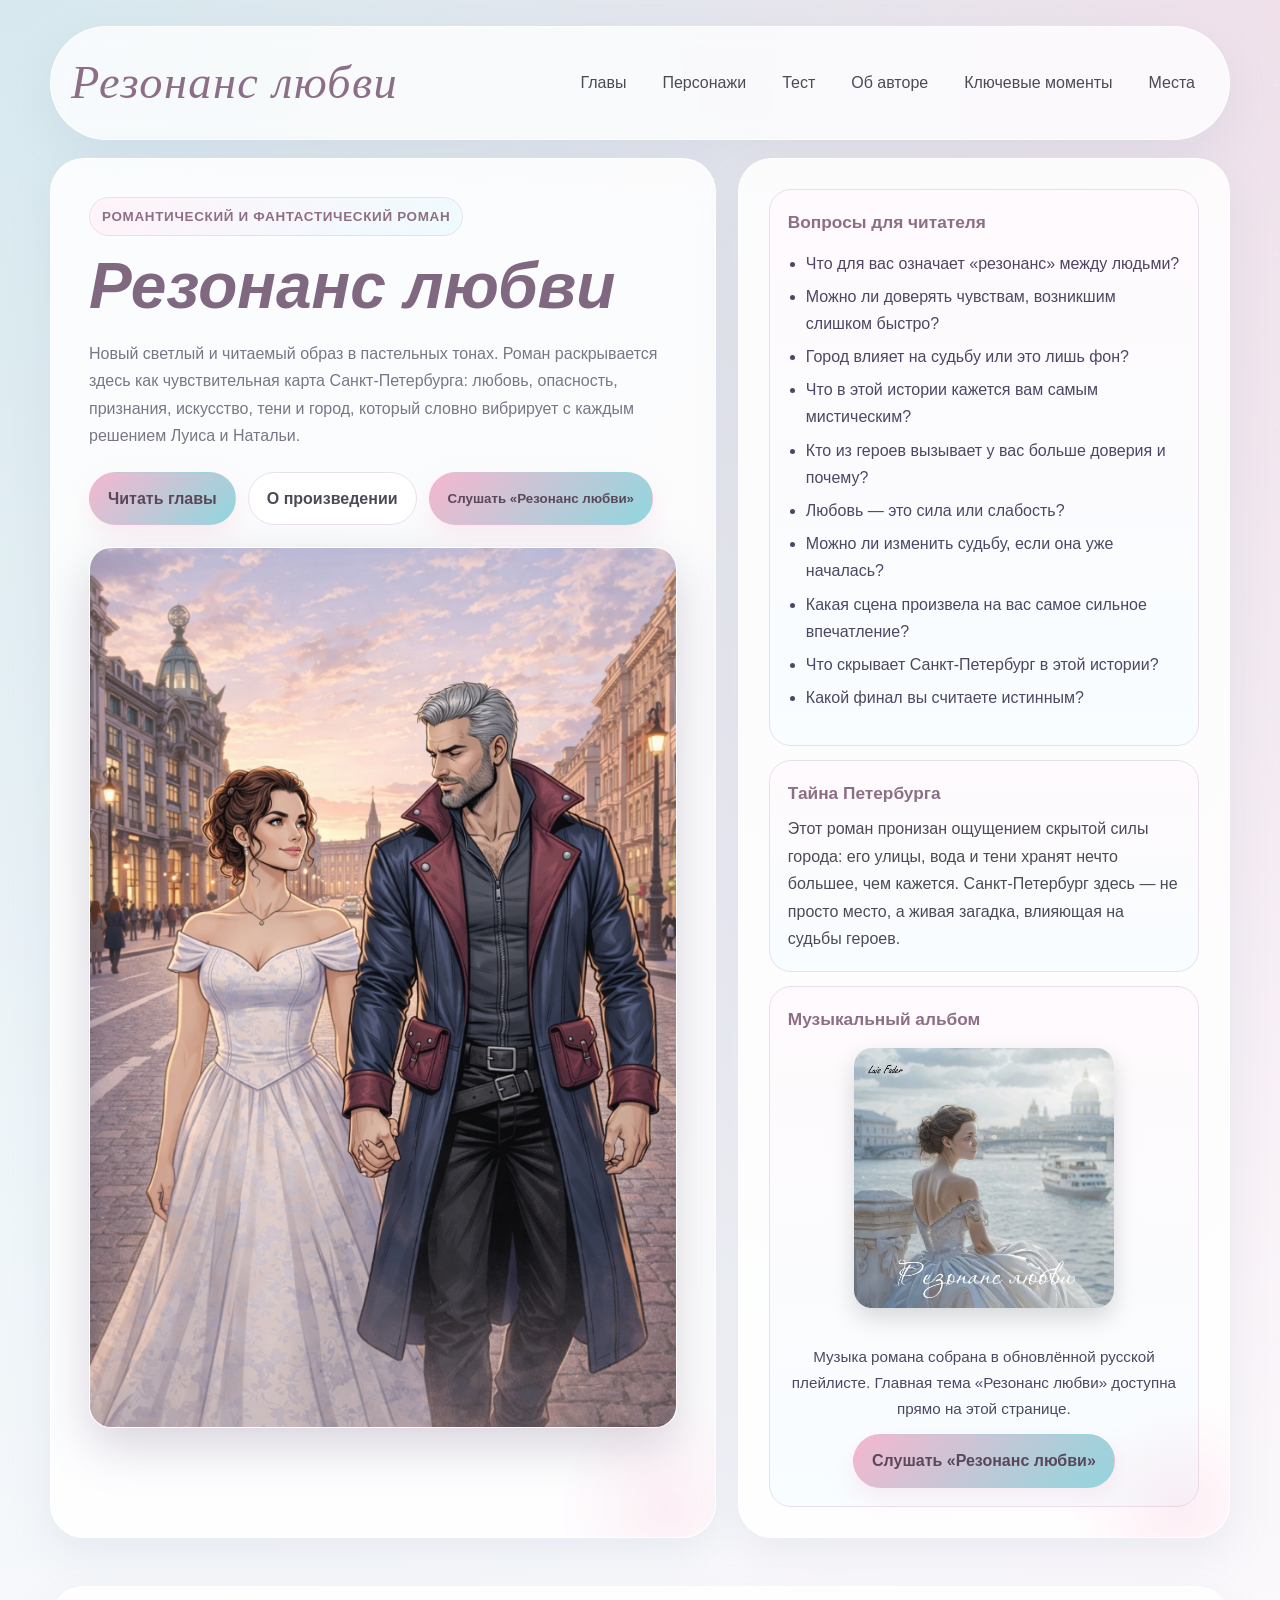
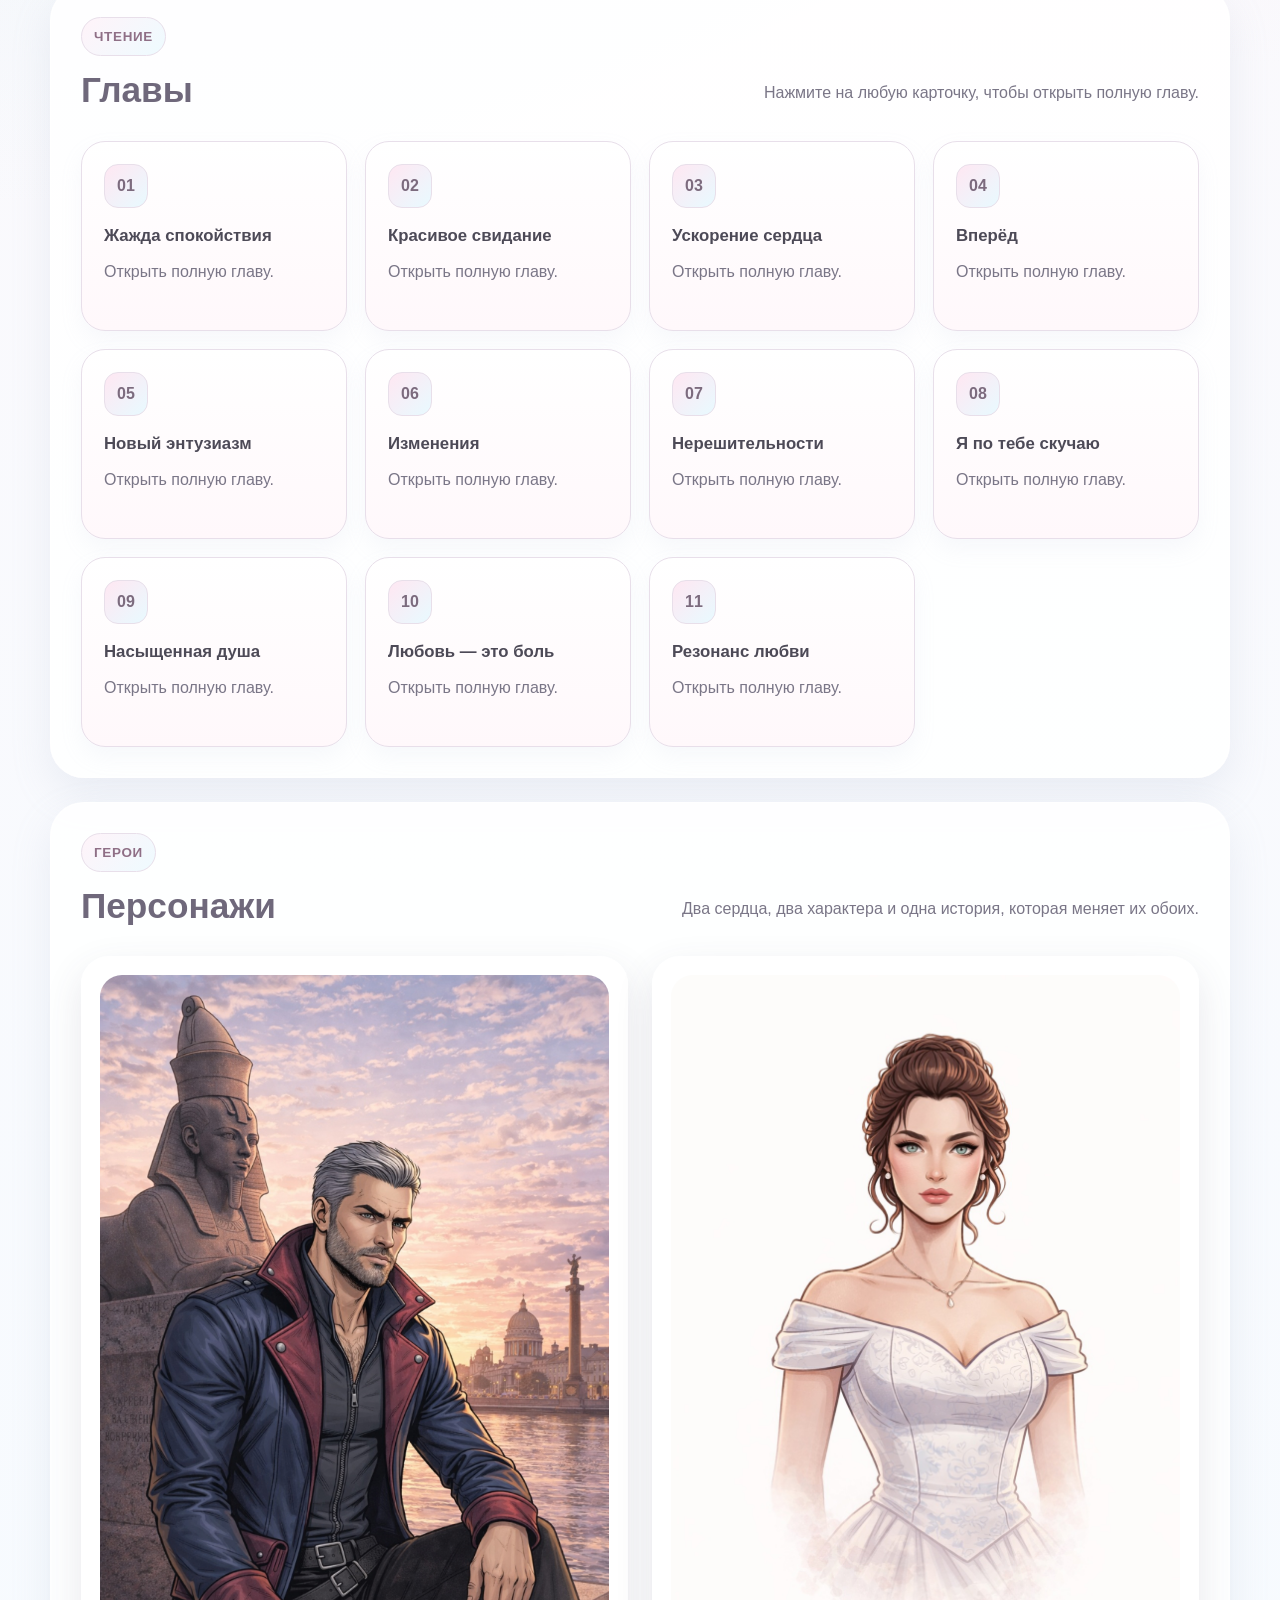
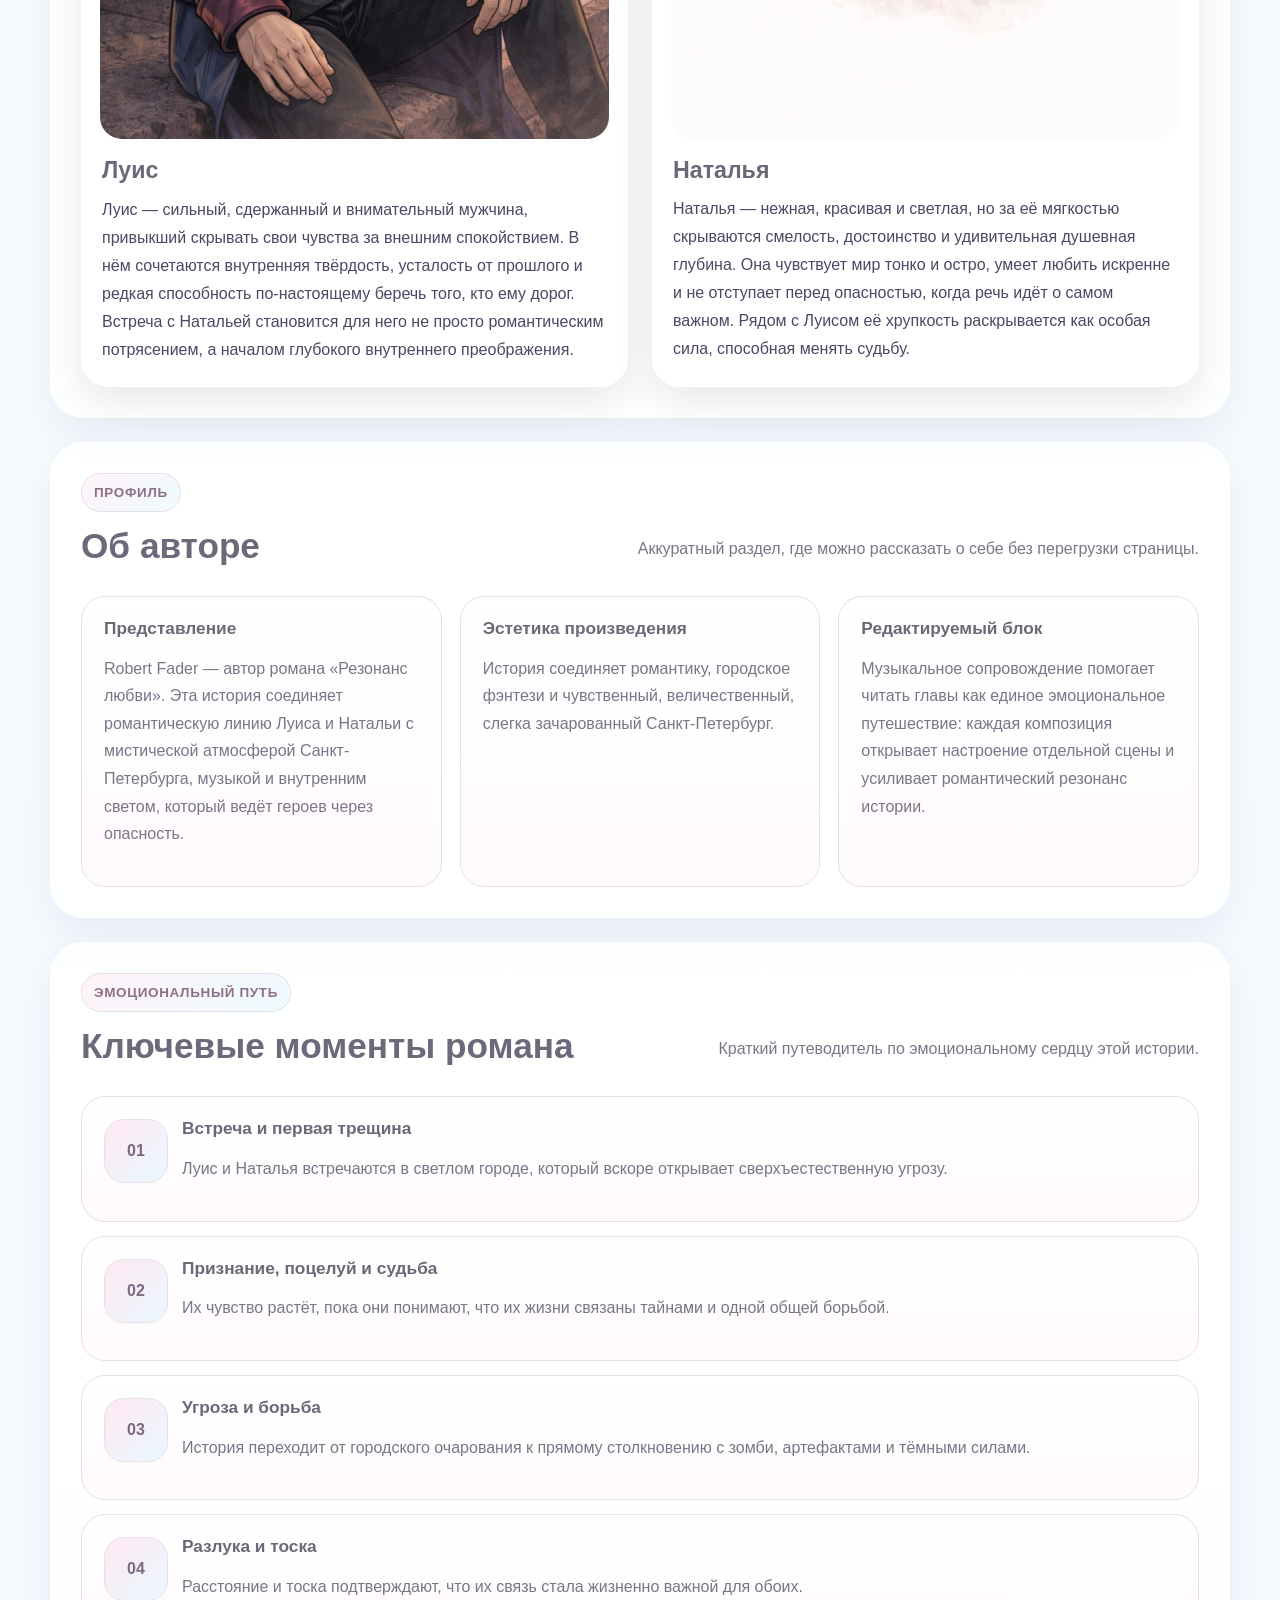
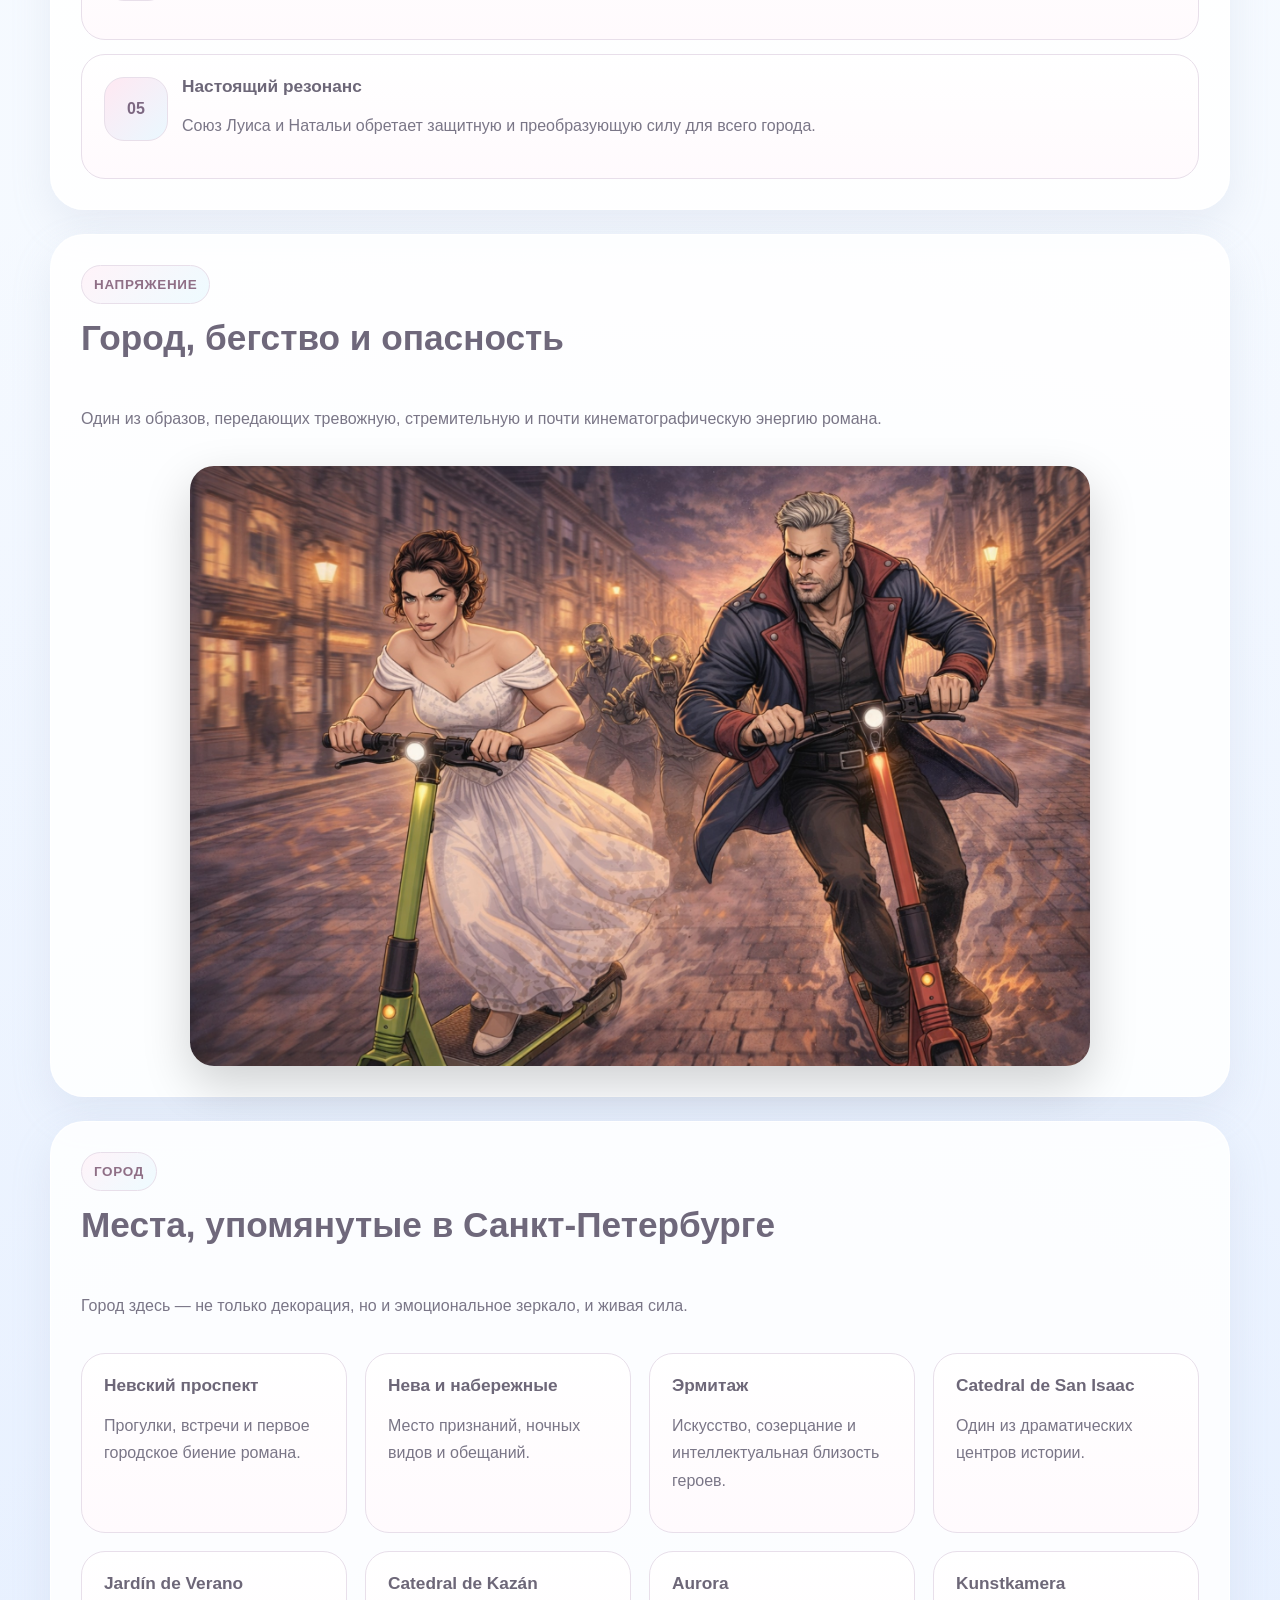
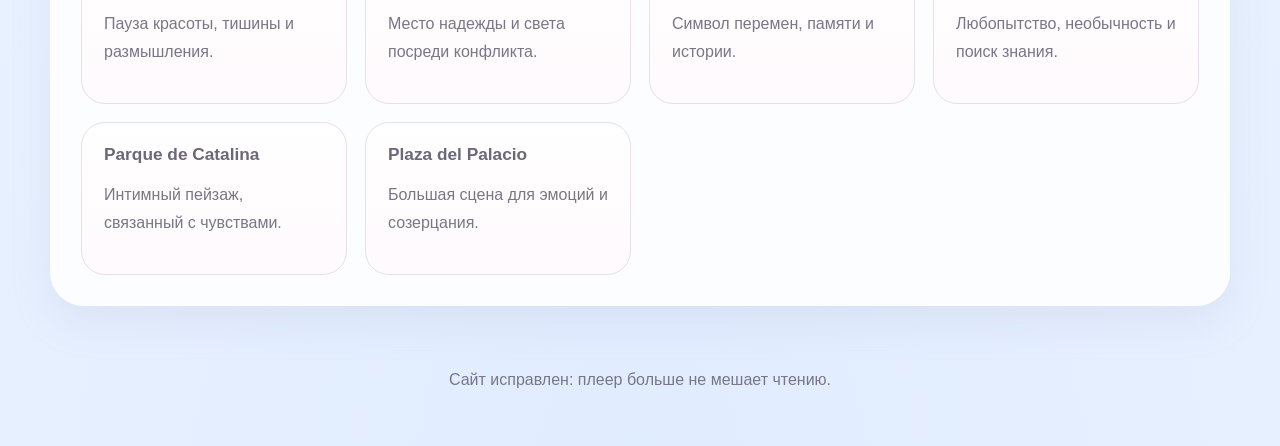
<file: index.html>
<!DOCTYPE html>
<html lang="ru">
<head>
  <meta charset="UTF-8">
  <meta name="viewport" content="width=device-width, initial-scale=1.0">
  <title>Резонанс любви</title>
  <link rel="stylesheet" href="assets/style.css">
</head>
<body>
  <header class="site-header">
    <div class="wrap">
      <div class="topbar">
        <div class="brand"><em>Резонанс любви</em></div>
        <nav>
          <a href="#capitulos">Главы</a>
          <a href="#personazhi">Персонажи</a>
          <a href="test.html">Тест</a>
          <a href="#autor">Об авторе</a>
          <a href="#momentos">Ключевые моменты</a>
          <a href="#lugares">Места</a>
        </nav>
      </div>

      <div class="hero">
        <div class="panel hero-main">
          <span class="eyebrow">Романтический и фантастический роман</span>
          <h1><em>Резонанс любви</em></h1>
          <p class="lead">
            Новый светлый и читаемый образ в пастельных тонах. Роман раскрывается здесь как чувствительная карта Санкт-Петербурга: любовь, опасность, признания, искусство, тени и город, который словно вибрирует с каждым решением Луиса и Натальи.
          </p>
          <div class="actions">
            <a class="btn btn-primary" href="#capitulos">Читать главы</a>
            <a class="btn btn-secondary" href="#autor">О произведении</a>
            <button class="btn btn-primary" type="button" onclick="playChapterTrack(10)">Слушать «Резонанс любви»</button>
          </div>
          <div class="hero-cover">
            <img src="assets/img/cover.jpg" alt="Луис и Наталья на Невском проспекте">
          </div>
        </div>
        <aside class="panel hero-side">
          <div class="stat"><strong>Вопросы для читателя</strong>
<ul class="questions-list">
<li>Что для вас означает «резонанс» между людьми?</li>
<li>Можно ли доверять чувствам, возникшим слишком быстро?</li>
<li>Город влияет на судьбу или это лишь фон?</li>
<li>Что в этой истории кажется вам самым мистическим?</li>
<li>Кто из героев вызывает у вас больше доверия и почему?</li>
<li>Любовь — это сила или слабость?</li>
<li>Можно ли изменить судьбу, если она уже началась?</li>
<li>Какая сцена произвела на вас самое сильное впечатление?</li>
<li>Что скрывает Санкт‑Петербург в этой истории?</li>
<li>Какой финал вы считаете истинным?</li>
</ul></div>
          <div class="stat"><strong>Тайна Петербурга</strong>Этот роман пронизан ощущением скрытой силы города: его улицы, вода и тени хранят нечто большее, чем кажется. Санкт‑Петербург здесь — не просто место, а живая загадка, влияющая на судьбы героев.</div>
          <div class="stat"><strong>Музыкальный альбом</strong>
<div class="album-block">
  <img src="assets/img/album.jpg" alt="Альбом">
  <p class="album-text">Музыка романа собрана в обновлённой русской плейлисте. Главная тема «Резонанс любви» доступна прямо на этой странице.</p>
  <a class="btn btn-primary" href="#" onclick="playChapterTrack(10); return false;">Слушать «Резонанс любви»</a>
</div></div>
        </aside>
      </div>
    </div>
  </header>

  <main class="wrap">
    <section id="capitulos">
      <div class="section-head">
        <div>
          <span class="eyebrow">Чтение</span>
          <h2>Главы</h2>
        </div>
        <p class="muted">Нажмите на любую карточку, чтобы открыть полную главу.</p>
      </div>
      <div class="grid chapter-grid">
        
    <a class="chapter-card" href="chapter-01.html">
      <div class="chapter-num">01</div>
      <div class="chapter-title">Жажда спокойствия</div>
      <div class="card-copy">Открыть полную главу.</div>
    </a>
    

    <a class="chapter-card" href="chapter-02.html">
      <div class="chapter-num">02</div>
      <div class="chapter-title">Красивое свидание</div>
      <div class="card-copy">Открыть полную главу.</div>
    </a>
    

    <a class="chapter-card" href="chapter-03.html">
      <div class="chapter-num">03</div>
      <div class="chapter-title">Ускорение сердца</div>
      <div class="card-copy">Открыть полную главу.</div>
    </a>
    

    <a class="chapter-card" href="chapter-04.html">
      <div class="chapter-num">04</div>
      <div class="chapter-title">Вперёд</div>
      <div class="card-copy">Открыть полную главу.</div>
    </a>
    

    <a class="chapter-card" href="chapter-05.html">
      <div class="chapter-num">05</div>
      <div class="chapter-title">Новый энтузиазм</div>
      <div class="card-copy">Открыть полную главу.</div>
    </a>
    

    <a class="chapter-card" href="chapter-06.html">
      <div class="chapter-num">06</div>
      <div class="chapter-title">Изменения</div>
      <div class="card-copy">Открыть полную главу.</div>
    </a>
    

    <a class="chapter-card" href="chapter-07.html">
      <div class="chapter-num">07</div>
      <div class="chapter-title">Нерешительности</div>
      <div class="card-copy">Открыть полную главу.</div>
    </a>
    

    <a class="chapter-card" href="chapter-08.html">
      <div class="chapter-num">08</div>
      <div class="chapter-title">Я по тебе скучаю</div>
      <div class="card-copy">Открыть полную главу.</div>
    </a>
    

    <a class="chapter-card" href="chapter-09.html">
      <div class="chapter-num">09</div>
      <div class="chapter-title">Насыщенная душа</div>
      <div class="card-copy">Открыть полную главу.</div>
    </a>
    

    <a class="chapter-card" href="chapter-10.html">
      <div class="chapter-num">10</div>
      <div class="chapter-title">Любовь — это боль</div>
      <div class="card-copy">Открыть полную главу.</div>
    </a>
    

    <a class="chapter-card" href="chapter-11.html">
      <div class="chapter-num">11</div>
      <div class="chapter-title">Резонанс любви</div>
      <div class="card-copy">Открыть полную главу.</div>
    </a>
    
      </div>
    </section>


    <section id="personazhi">
      <div class="section-head">
        <div>
          <span class="eyebrow">Герои</span>
          <h2>Персонажи</h2>
        </div>
        <p class="muted">Два сердца, два характера и одна история, которая меняет их обоих.</p>
      </div>

      <div class="characters-grid">
        <article class="character-card">
          <div class="character-photo">
            <img src="assets/img/luis.jpg" alt="Луис">
          </div>
          <div class="character-body">
            <h3>Луис</h3>
            <p class="character-copy">Луис — сильный, сдержанный и внимательный мужчина, привыкший скрывать свои чувства за внешним спокойствием. В нём сочетаются внутренняя твёрдость, усталость от прошлого и редкая способность по‑настоящему беречь того, кто ему дорог. Встреча с Натальей становится для него не просто романтическим потрясением, а началом глубокого внутреннего преображения.</p>
          </div>
        </article>

        <article class="character-card">
          <div class="character-photo">
            <img src="assets/img/natalia.jpg" alt="Наталья">
          </div>
          <div class="character-body">
            <h3>Наталья</h3>
            <p class="character-copy">Наталья — нежная, красивая и светлая, но за её мягкостью скрываются смелость, достоинство и удивительная душевная глубина. Она чувствует мир тонко и остро, умеет любить искренне и не отступает перед опасностью, когда речь идёт о самом важном. Рядом с Луисом её хрупкость раскрывается как особая сила, способная менять судьбу.</p>
          </div>
        </article>
      </div>
    </section>

    <section id="autor">
      <div class="section-head">
        <div>
          <span class="eyebrow">Профиль</span>
          <h2>Об авторе</h2>
        </div>
        <p class="muted">Аккуратный раздел, где можно рассказать о себе без перегрузки страницы.</p>
      </div>
      <div class="grid cards-3">
        <article class="info-card">
          <h3>Представление</h3>
          <p class="author-copy">Robert Fader — автор романа «Резонанс любви». Эта история соединяет романтическую линию Луиса и Натальи с мистической атмосферой Санкт-Петербурга, музыкой и внутренним светом, который ведёт героев через опасность.</p>
        </article>
        <article class="info-card">
          <h3>Эстетика произведения</h3>
          <p class="author-copy">История соединяет романтику, городское фэнтези и чувственный, величественный, слегка зачарованный Санкт-Петербург.</p>
        </article>
        <article class="info-card">
          <h3>Редактируемый блок</h3>
          <p class="author-copy">Музыкальное сопровождение помогает читать главы как единое эмоциональное путешествие: каждая композиция открывает настроение отдельной сцены и усиливает романтический резонанс истории.</p>
        </article>
      </div>
    </section>

    <section id="momentos">
      <div class="section-head">
        <div>
          <span class="eyebrow">Эмоциональный путь</span>
          <h2>Ключевые моменты романа</h2>
        </div>
        <p class="muted">Краткий путеводитель по эмоциональному сердцу этой истории.</p>
      </div>
      <div class="timeline">
        <article class="timeline-item"><div class="badge">01</div><div><h3>Встреча и первая трещина</h3><p class="moment-copy">Луис и Наталья встречаются в светлом городе, который вскоре открывает сверхъестественную угрозу.</p></div></article>
<article class="timeline-item"><div class="badge">02</div><div><h3>Признание, поцелуй и судьба</h3><p class="moment-copy">Их чувство растёт, пока они понимают, что их жизни связаны тайнами и одной общей борьбой.</p></div></article>
<article class="timeline-item"><div class="badge">03</div><div><h3>Угроза и борьба</h3><p class="moment-copy">История переходит от городского очарования к прямому столкновению с зомби, артефактами и тёмными силами.</p></div></article>
<article class="timeline-item"><div class="badge">04</div><div><h3>Разлука и тоска</h3><p class="moment-copy">Расстояние и тоска подтверждают, что их связь стала жизненно важной для обоих.</p></div></article>
<article class="timeline-item"><div class="badge">05</div><div><h3>Настоящий резонанс</h3><p class="moment-copy">Союз Луиса и Натальи обретает защитную и преобразующую силу для всего города.</p></div></article>
      </div>
    </section>


    <section id="action-scene">
      <div class="section-head">
        <div>
          <span class="eyebrow">Напряжение</span>
          <h2>Город, бегство и опасность</h2>
        </div>
        <p class="muted">Один из образов, передающих тревожную, стремительную и почти кинематографическую энергию романа.</p>
      </div>
      <div class="index-feature-image">
        <img src="assets/img/index-action.jpg" alt="Луис и Наталья спасаются по ночному Петербургу">
      </div>
    </section>


    <section id="lugares">
      <div class="section-head">
        <div>
          <span class="eyebrow">Город</span>
          <h2>Места, упомянутые в Санкт-Петербурге</h2>
        </div>
        <p class="muted">Город здесь — не только декорация, но и эмоциональное зеркало, и живая сила.</p>
      </div>
      <div class="grid place-grid">
        <article class="place-card"><h3>Невский проспект</h3><p class="place-copy">Прогулки, встречи и первое городское биение романа.</p></article>
<article class="place-card"><h3>Нева и набережные</h3><p class="place-copy">Место признаний, ночных видов и обещаний.</p></article>
<article class="place-card"><h3>Эрмитаж</h3><p class="place-copy">Искусство, созерцание и интеллектуальная близость героев.</p></article>
<article class="place-card"><h3>Catedral de San Isaac</h3><p class="place-copy">Один из драматических центров истории.</p></article>
<article class="place-card"><h3>Jardín de Verano</h3><p class="place-copy">Пауза красоты, тишины и размышления.</p></article>
<article class="place-card"><h3>Catedral de Kazán</h3><p class="place-copy">Место надежды и света посреди конфликта.</p></article>
<article class="place-card"><h3>Aurora</h3><p class="place-copy">Символ перемен, памяти и истории.</p></article>
<article class="place-card"><h3>Kunstkamera</h3><p class="place-copy">Любопытство, необычность и поиск знания.</p></article>
<article class="place-card"><h3>Parque de Catalina</h3><p class="place-copy">Интимный пейзаж, связанный с чувствами.</p></article>
<article class="place-card"><h3>Plaza del Palacio</h3><p class="place-copy">Большая сцена для эмоций и созерцания.</p></article>
      </div>
    </section>
  </main>

  
<div class="mini-player" id="miniPlayer" aria-live="polite">
  <div class="mini-head" id="miniHead">
    <div class="mini-title" id="miniPlayerTitle">Плеер</div>
    <div class="mini-actions">
      <button class="mini-action" id="miniMinimize" type="button">—</button>
      <button class="mini-action" id="miniClose" type="button">×</button>
    </div>
  </div>
  <div class="mini-body">
    <div class="mini-track" id="miniTrack">Трек не выбран</div>
    <div class="mini-chapter" id="miniChapter">Нажмите play внутри главы</div>
    <div class="mini-controls">
      <button class="mini-btn" id="miniPrev" type="button">⟵</button>
      <button class="mini-btn primary" id="miniPlayPause" type="button">▶</button>
      <button class="mini-btn" id="miniNext" type="button">⟶</button>
    </div>
    <div class="mini-progress-wrap">
      <span class="mini-time" id="miniCurrentTime">0:00</span>
      <input id="miniProgress" type="range" min="0" max="100" value="0">
      <span class="mini-time" id="miniDuration">0:00</span>
    </div>
    <div class="mini-volume">
      <label for="miniVolume">Громк.</label>
      <input id="miniVolume" type="range" min="0" max="1" step="0.01" value="0.85">
    </div>
  </div>
  <audio id="floatingAudio" preload="metadata"></audio>
</div>

<script>window.PLAYLIST = [{"num":1,"title":"Жажда спокойствия","trackName":"Жажда спокойствия","file":"assets/audio/01.mp3"},{"num":2,"title":"Красивое свидание","trackName":"Насыщенная душа","file":"assets/audio/02.mp3"},{"num":3,"title":"Ускорение сердца","trackName":"Ускорение","file":"assets/audio/03.mp3"},{"num":4,"title":"Вперёд","trackName":"Вперёд","file":"assets/audio/04.mp3"},{"num":5,"title":"Новый энтузиазм","trackName":"Новый энтузиазм","file":"assets/audio/05.mp3"},{"num":6,"title":"Изменения","trackName":"Нерешительности","file":"assets/audio/06.mp3"},{"num":7,"title":"Нерешительности","trackName":"Нерешительности","file":"assets/audio/07.mp3"},{"num":8,"title":"Я по тебе скучаю","trackName":"Я по тебе скучаю","file":"assets/audio/08.mp3"},{"num":9,"title":"Насыщенная душа","trackName":"Насыщенная душа","file":"assets/audio/09.mp3"},{"num":10,"title":"Любовь — это боль","trackName":"Любовь — это боль","file":"assets/audio/10.mp3"},{"num":11,"title":"Резонанс любви","trackName":"Резонанс любви","file":"assets/audio/11.mp3"}];</script>
  <script>window.DEFAULT_TRACK_INDEX = 0;</script>
  <script src="assets/player.js"></script>

  <div class="wrap footer">
    <p>Сайт исправлен: плеер больше не мешает чтению.</p>
  </div>
</body>
</html>
</file>
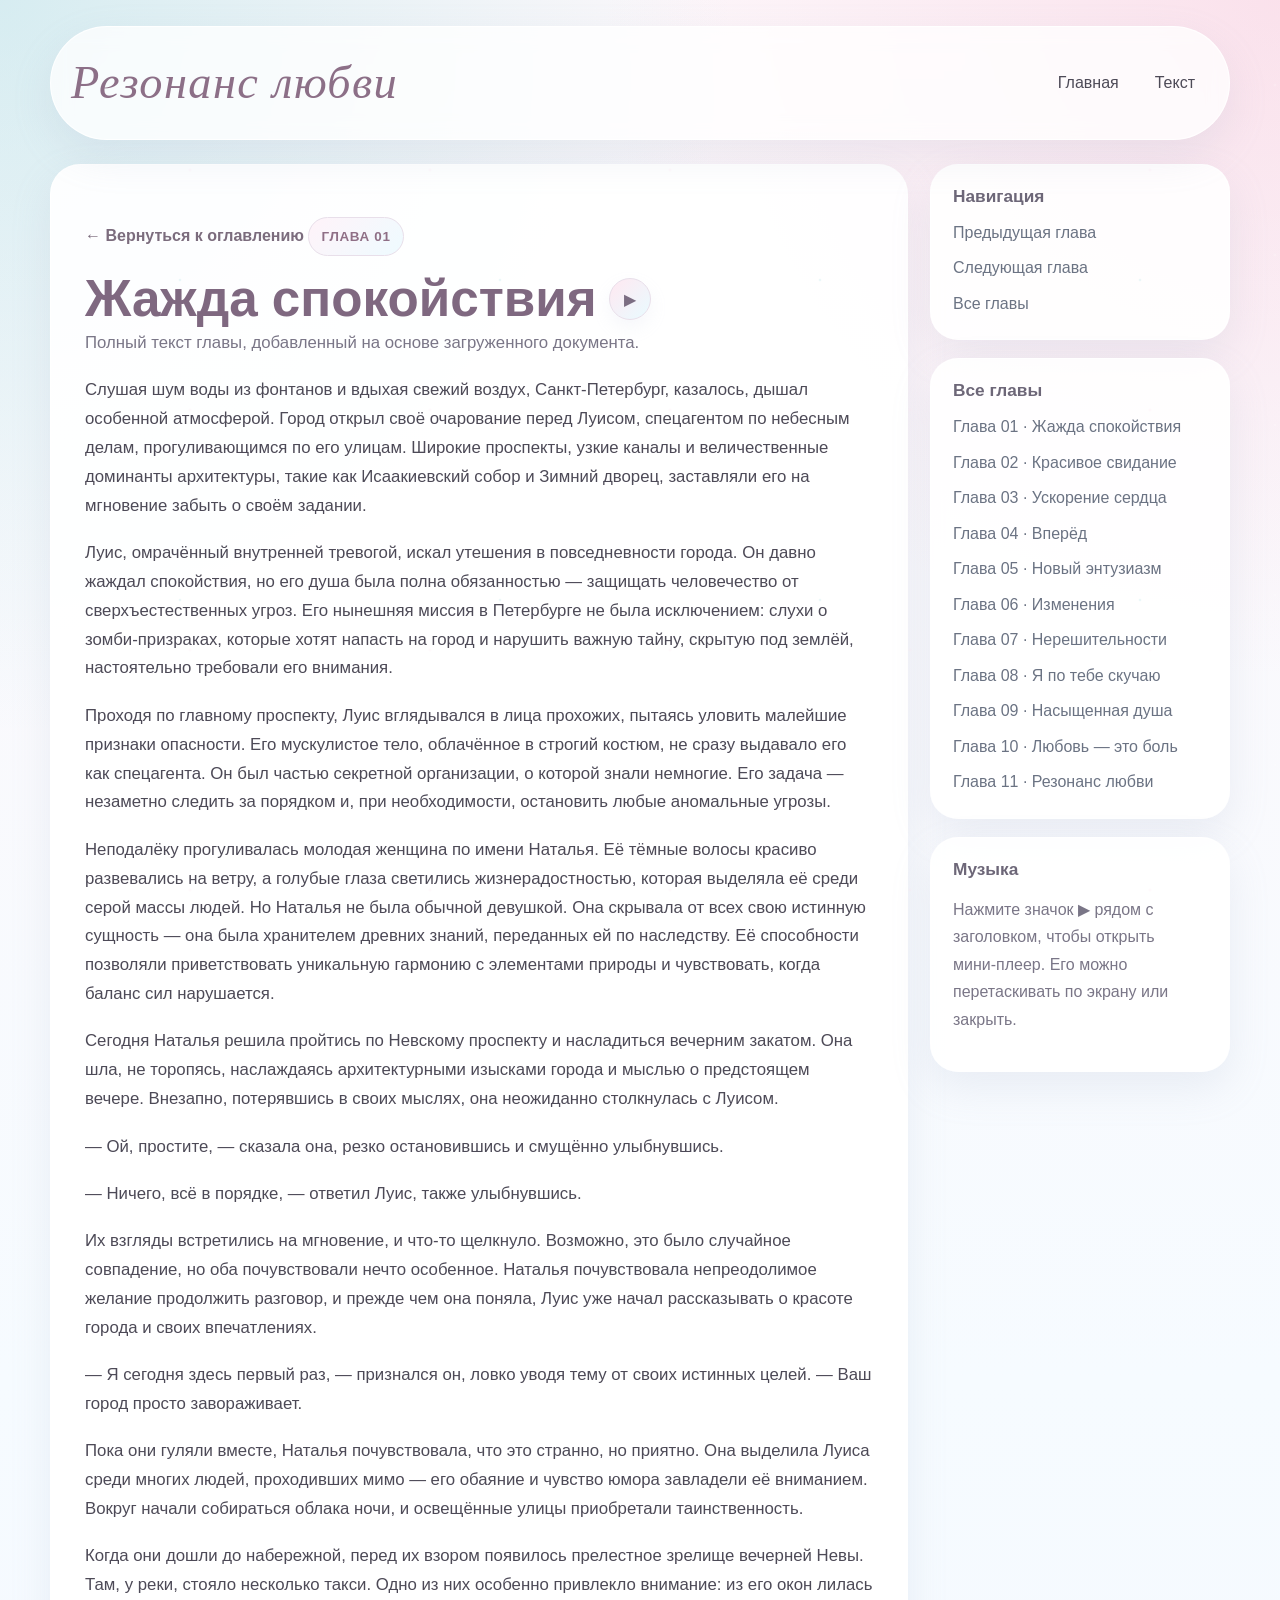
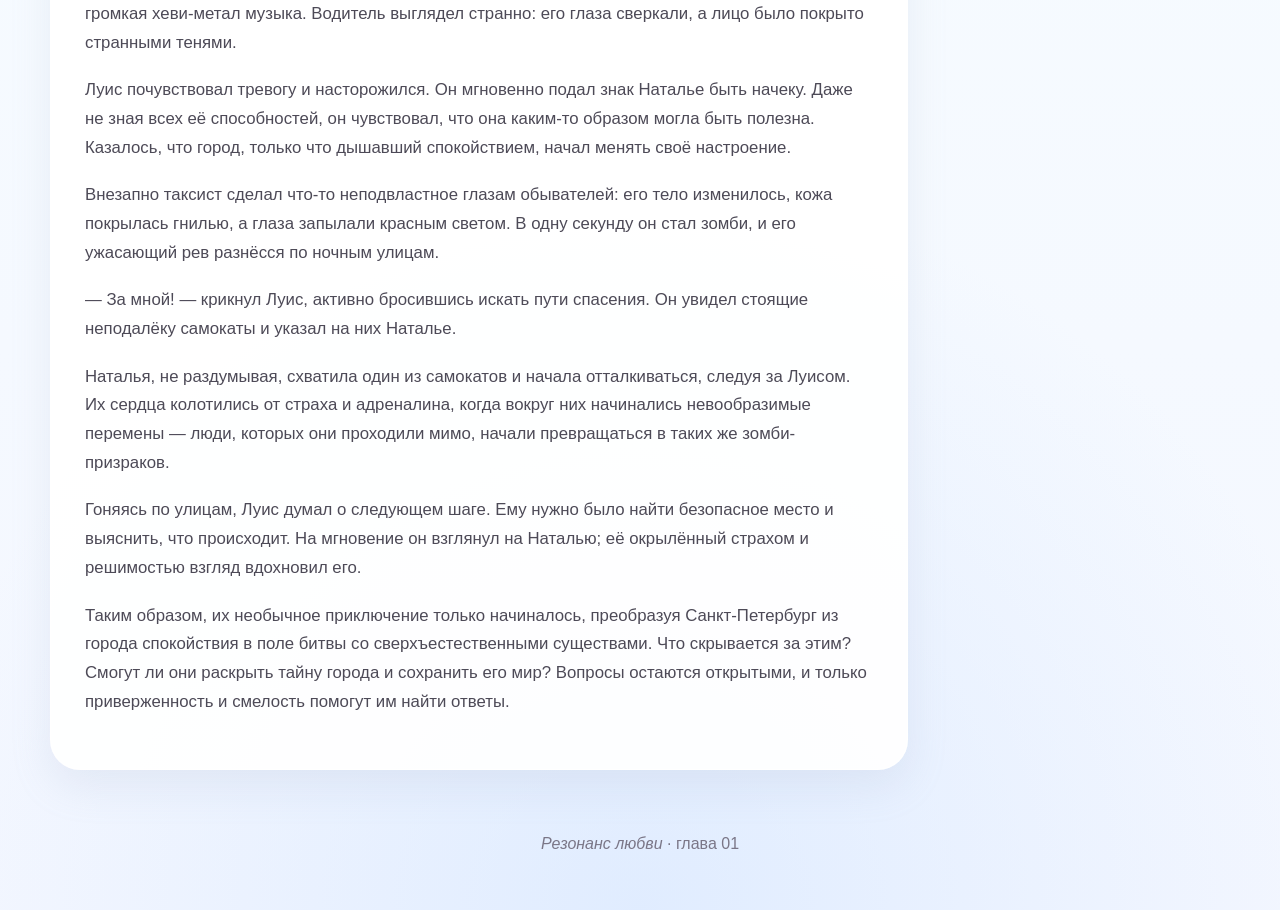
<file: chapter-01.html>
<!DOCTYPE html>
<html lang="ru">
<head>
  <meta charset="UTF-8">
  <meta name="viewport" content="width=device-width, initial-scale=1.0">
  <title>Глава 1: Жажда спокойствия · Резонанс любви</title>
  <link rel="stylesheet" href="assets/style.css">
</head>
<body>
  <header class="site-header">
    <div class="wrap">
      <div class="topbar">
        <div class="brand"><em>Резонанс любви</em></div>
        <nav>
          <a href="index.html">Главная</a>
          <a href="#texto">Текст</a>
        </nav>
      </div>
    </div>
  </header>

  <main class="wrap">
    <div class="chapter-shell">
      <article class="chapter-article" id="texto">
        <a class="back-link" href="index.html">← Вернуться к оглавлению</a>
        <span class="eyebrow" style="margin-top:18px;">Глава 01</span>
        <div class="chapter-title-row">
          <h1>Жажда спокойствия</h1>
          <button class="play-icon-btn" type="button" aria-label="Воспроизвести музыку главы" onclick="playChapterTrack(0)">▶</button>
        </div>
        <p class="lead">Полный текст главы, добавленный на основе загруженного документа.</p>
        <p>Слушая шум воды из фонтанов и вдыхая свежий воздух, Санкт-Петербург, казалось, дышал особенной атмосферой. Город открыл своё очарование перед Луисом, спецагентом по небесным делам, прогуливающимся по его улицам. Широкие проспекты, узкие каналы и величественные доминанты архитектуры, такие как Исаакиевский собор и Зимний дворец, заставляли его на мгновение забыть о своём задании.</p>
<p>Луис, омрачённый внутренней тревогой, искал утешения в повседневности города. Он давно жаждал спокойствия, но его душа была полна обязанностью — защищать человечество от сверхъестественных угроз. Его нынешняя миссия в Петербурге не была исключением: слухи о зомби-призраках, которые хотят напасть на город и нарушить важную тайну, скрытую под землёй, настоятельно требовали его внимания.</p>
<p>Проходя по главному проспекту, Луис вглядывался в лица прохожих, пытаясь уловить малейшие признаки опасности. Его мускулистое тело, облачённое в строгий костюм, не сразу выдавало его как спецагента. Он был частью секретной организации, о которой знали немногие. Его задача — незаметно следить за порядком и, при необходимости, остановить любые аномальные угрозы.</p>
<p>Неподалёку прогуливалась молодая женщина по имени Наталья. Её тёмные волосы красиво развевались на ветру, а голубые глаза светились жизнерадостностью, которая выделяла её среди серой массы людей. Но Наталья не была обычной девушкой. Она скрывала от всех свою истинную сущность — она была хранителем древних знаний, переданных ей по наследству. Её способности позволяли приветствовать уникальную гармонию с элементами природы и чувствовать, когда баланс сил нарушается.</p>
<p>Сегодня Наталья решила пройтись по Невскому проспекту и насладиться вечерним закатом. Она шла, не торопясь, наслаждаясь архитектурными изысками города и мыслью о предстоящем вечере. Внезапно, потерявшись в своих мыслях, она неожиданно столкнулась с Луисом.</p>
<p>— Ой, простите, — сказала она, резко остановившись и смущённо улыбнувшись.</p>
<p>— Ничего, всё в порядке, — ответил Луис, также улыбнувшись.</p>
<p>Их взгляды встретились на мгновение, и что-то щелкнуло. Возможно, это было случайное совпадение, но оба почувствовали нечто особенное. Наталья почувствовала непреодолимое желание продолжить разговор, и прежде чем она поняла, Луис уже начал рассказывать о красоте города и своих впечатлениях.</p>
<p>— Я сегодня здесь первый раз, — признался он, ловко уводя тему от своих истинных целей. — Ваш город просто завораживает.</p>
<p>Пока они гуляли вместе, Наталья почувствовала, что это странно, но приятно. Она выделила Луиса среди многих людей, проходивших мимо — его обаяние и чувство юмора завладели её вниманием. Вокруг начали собираться облака ночи, и освещённые улицы приобретали таинственность.</p>
<p>Когда они дошли до набережной, перед их взором появилось прелестное зрелище вечерней Невы. Там, у реки, стояло несколько такси. Одно из них особенно привлекло внимание: из его окон лилась громкая хеви-метал музыка. Водитель выглядел странно: его глаза сверкали, а лицо было покрыто странными тенями.</p>
<p>Луис почувствовал тревогу и насторожился. Он мгновенно подал знак Наталье быть начеку. Даже не зная всех её способностей, он чувствовал, что она каким-то образом могла быть полезна. Казалось, что город, только что дышавший спокойствием, начал менять своё настроение.</p>
<p>Внезапно таксист сделал что-то неподвластное глазам обывателей: его тело изменилось, кожа покрылась гнилью, а глаза запылали красным светом. В одну секунду он стал зомби, и его ужасающий рев разнёсся по ночным улицам.</p>
<p>— За мной! — крикнул Луис, активно бросившись искать пути спасения. Он увидел стоящие неподалёку самокаты и указал на них Наталье.</p>
<p>Наталья, не раздумывая, схватила один из самокатов и начала отталкиваться, следуя за Луисом. Их сердца колотились от страха и адреналина, когда вокруг них начинались невообразимые перемены — люди, которых они проходили мимо, начали превращаться в таких же зомби-призраков.</p>
<p>Гоняясь по улицам, Луис думал о следующем шаге. Ему нужно было найти безопасное место и выяснить, что происходит. На мгновение он взглянул на Наталью; её окрылённый страхом и решимостью взгляд вдохновил его.</p>
<p>Таким образом, их необычное приключение только начиналось, преобразуя Санкт-Петербург из города спокойствия в поле битвы со сверхъестественными существами. Что скрывается за этим? Смогут ли они раскрыть тайну города и сохранить его мир? Вопросы остаются открытыми, и только приверженность и смелость помогут им найти ответы.</p>
      </article>

      <aside class="sidebar">
        <div class="side-box">
          <h3>Навигация</h3>
          <div class="list-links">
            <a href="index.html">Предыдущая глава</a>
            <a href="chapter-02.html">Следующая глава</a>
            <a href="index.html#capitulos">Все главы</a>
          </div>
        </div>

        <div class="side-box">
          <h3>Все главы</h3>
          <div class="list-links">
            <a href="chapter-01.html">Глава 01 · Жажда спокойствия</a>
<a href="chapter-02.html">Глава 02 · Красивое свидание</a>
<a href="chapter-03.html">Глава 03 · Ускорение сердца</a>
<a href="chapter-04.html">Глава 04 · Вперёд</a>
<a href="chapter-05.html">Глава 05 · Новый энтузиазм</a>
<a href="chapter-06.html">Глава 06 · Изменения</a>
<a href="chapter-07.html">Глава 07 · Нерешительности</a>
<a href="chapter-08.html">Глава 08 · Я по тебе скучаю</a>
<a href="chapter-09.html">Глава 09 · Насыщенная душа</a>
<a href="chapter-10.html">Глава 10 · Любовь — это боль</a>
<a href="chapter-11.html">Глава 11 · Резонанс любви</a>
          </div>
        </div>

        <div class="side-box">
          <h3>Музыка</h3>
          <p class="muted">Нажмите значок ▶ рядом с заголовком, чтобы открыть мини‑плеер. Его можно перетаскивать по экрану или закрыть.</p>
        </div>
      </aside>
    </div>
  </main>

  
<div class="mini-player" id="miniPlayer" aria-live="polite">
  <div class="mini-head" id="miniHead">
    <div class="mini-title" id="miniPlayerTitle">Плеер</div>
    <div class="mini-actions">
      <button class="mini-action" id="miniMinimize" type="button">—</button>
      <button class="mini-action" id="miniClose" type="button">×</button>
    </div>
  </div>
  <div class="mini-body">
    <div class="mini-track" id="miniTrack">Трек не выбран</div>
    <div class="mini-chapter" id="miniChapter">Нажмите play внутри главы</div>
    <div class="mini-controls">
      <button class="mini-btn" id="miniPrev" type="button">⟵</button>
      <button class="mini-btn primary" id="miniPlayPause" type="button">▶</button>
      <button class="mini-btn" id="miniNext" type="button">⟶</button>
    </div>
    <div class="mini-progress-wrap">
      <span class="mini-time" id="miniCurrentTime">0:00</span>
      <input id="miniProgress" type="range" min="0" max="100" value="0">
      <span class="mini-time" id="miniDuration">0:00</span>
    </div>
    <div class="mini-volume">
      <label for="miniVolume">Громк.</label>
      <input id="miniVolume" type="range" min="0" max="1" step="0.01" value="0.85">
    </div>
  </div>
  <audio id="floatingAudio" preload="metadata"></audio>
</div>

<script>window.PLAYLIST = [{"num":1,"title":"Жажда спокойствия","trackName":"Жажда спокойствия","file":"assets/audio/01.mp3"},{"num":2,"title":"Красивое свидание","trackName":"Насыщенная душа","file":"assets/audio/02.mp3"},{"num":3,"title":"Ускорение сердца","trackName":"Ускорение","file":"assets/audio/03.mp3"},{"num":4,"title":"Вперёд","trackName":"Вперёд","file":"assets/audio/04.mp3"},{"num":5,"title":"Новый энтузиазм","trackName":"Новый энтузиазм","file":"assets/audio/05.mp3"},{"num":6,"title":"Изменения","trackName":"Нерешительности","file":"assets/audio/06.mp3"},{"num":7,"title":"Нерешительности","trackName":"Нерешительности","file":"assets/audio/07.mp3"},{"num":8,"title":"Я по тебе скучаю","trackName":"Я по тебе скучаю","file":"assets/audio/08.mp3"},{"num":9,"title":"Насыщенная душа","trackName":"Насыщенная душа","file":"assets/audio/09.mp3"},{"num":10,"title":"Любовь — это боль","trackName":"Любовь — это боль","file":"assets/audio/10.mp3"},{"num":11,"title":"Резонанс любви","trackName":"Резонанс любви","file":"assets/audio/11.mp3"}];</script>
  <script>window.DEFAULT_TRACK_INDEX = 0;</script>
  <script src="assets/player.js"></script>

  <div class="wrap footer">
    <p><em>Резонанс любви</em> · глава 01</p>
  </div>
</body>
</html>
</file>
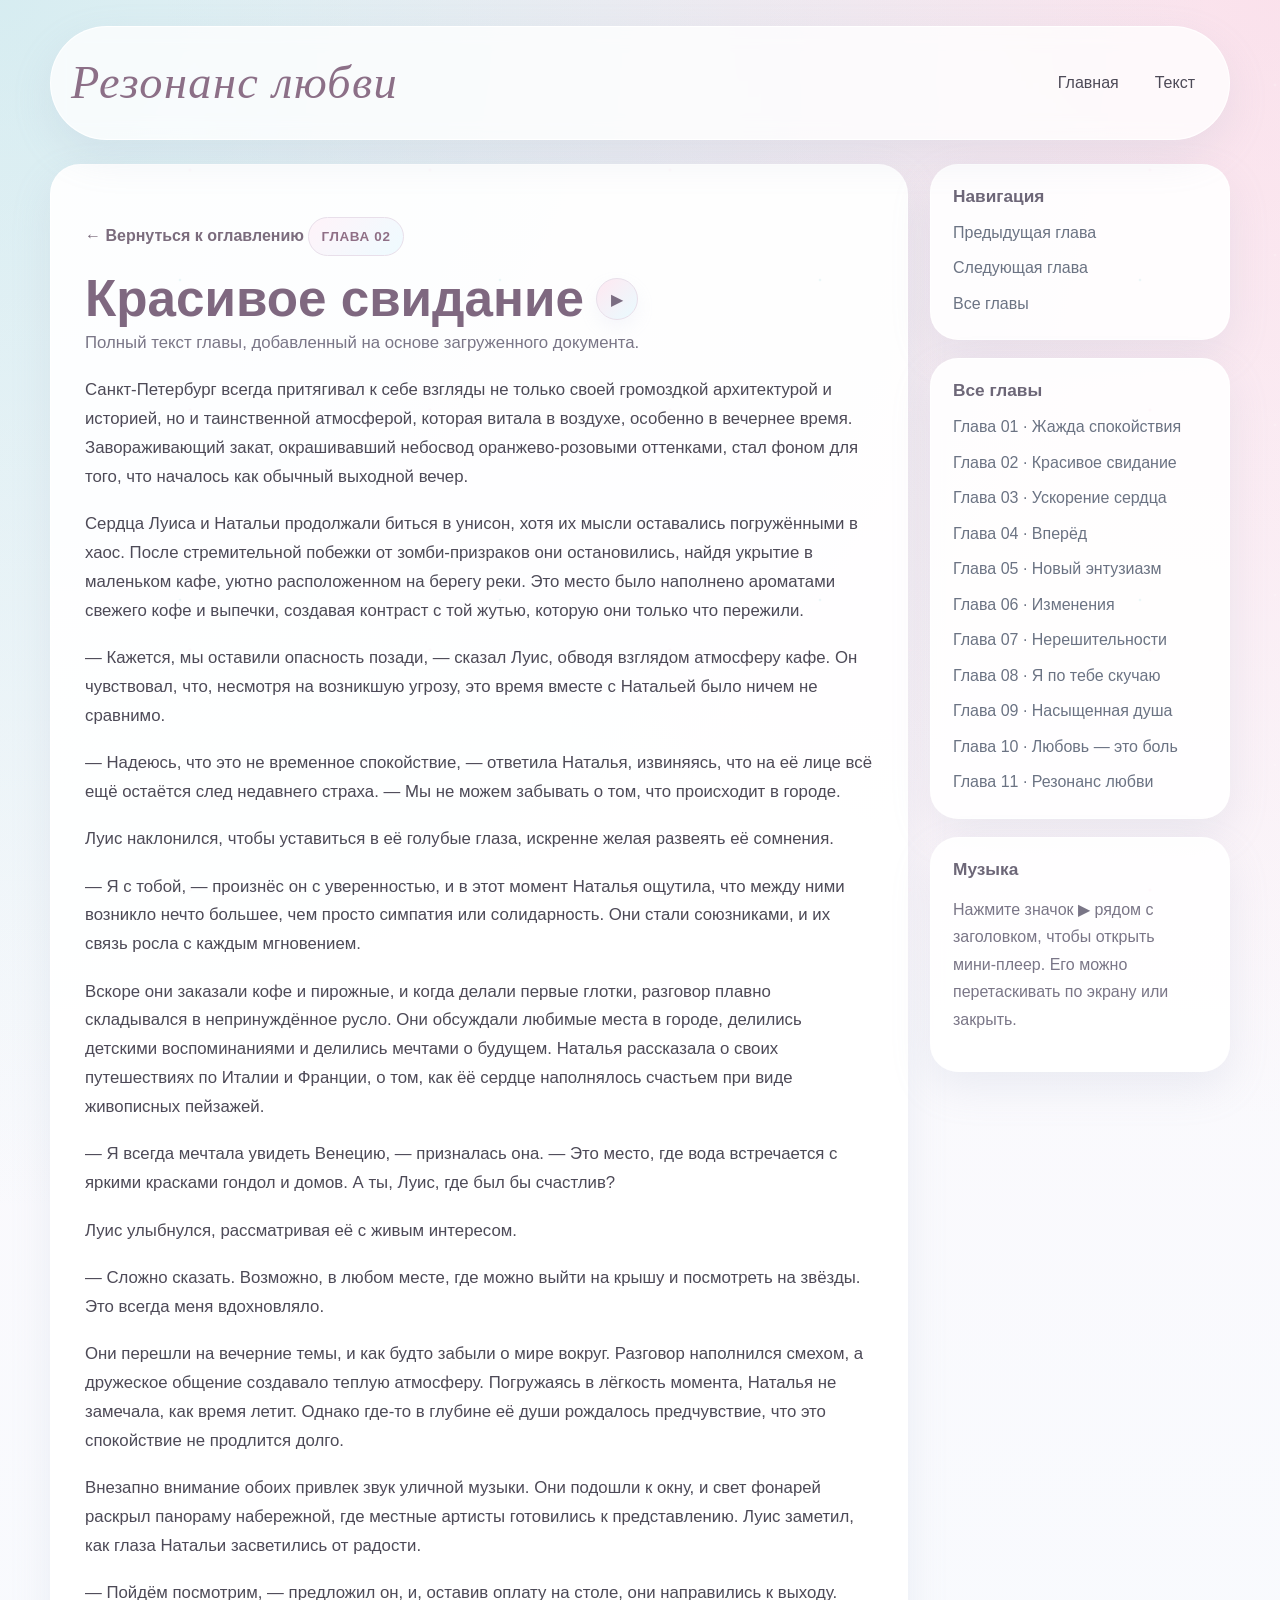
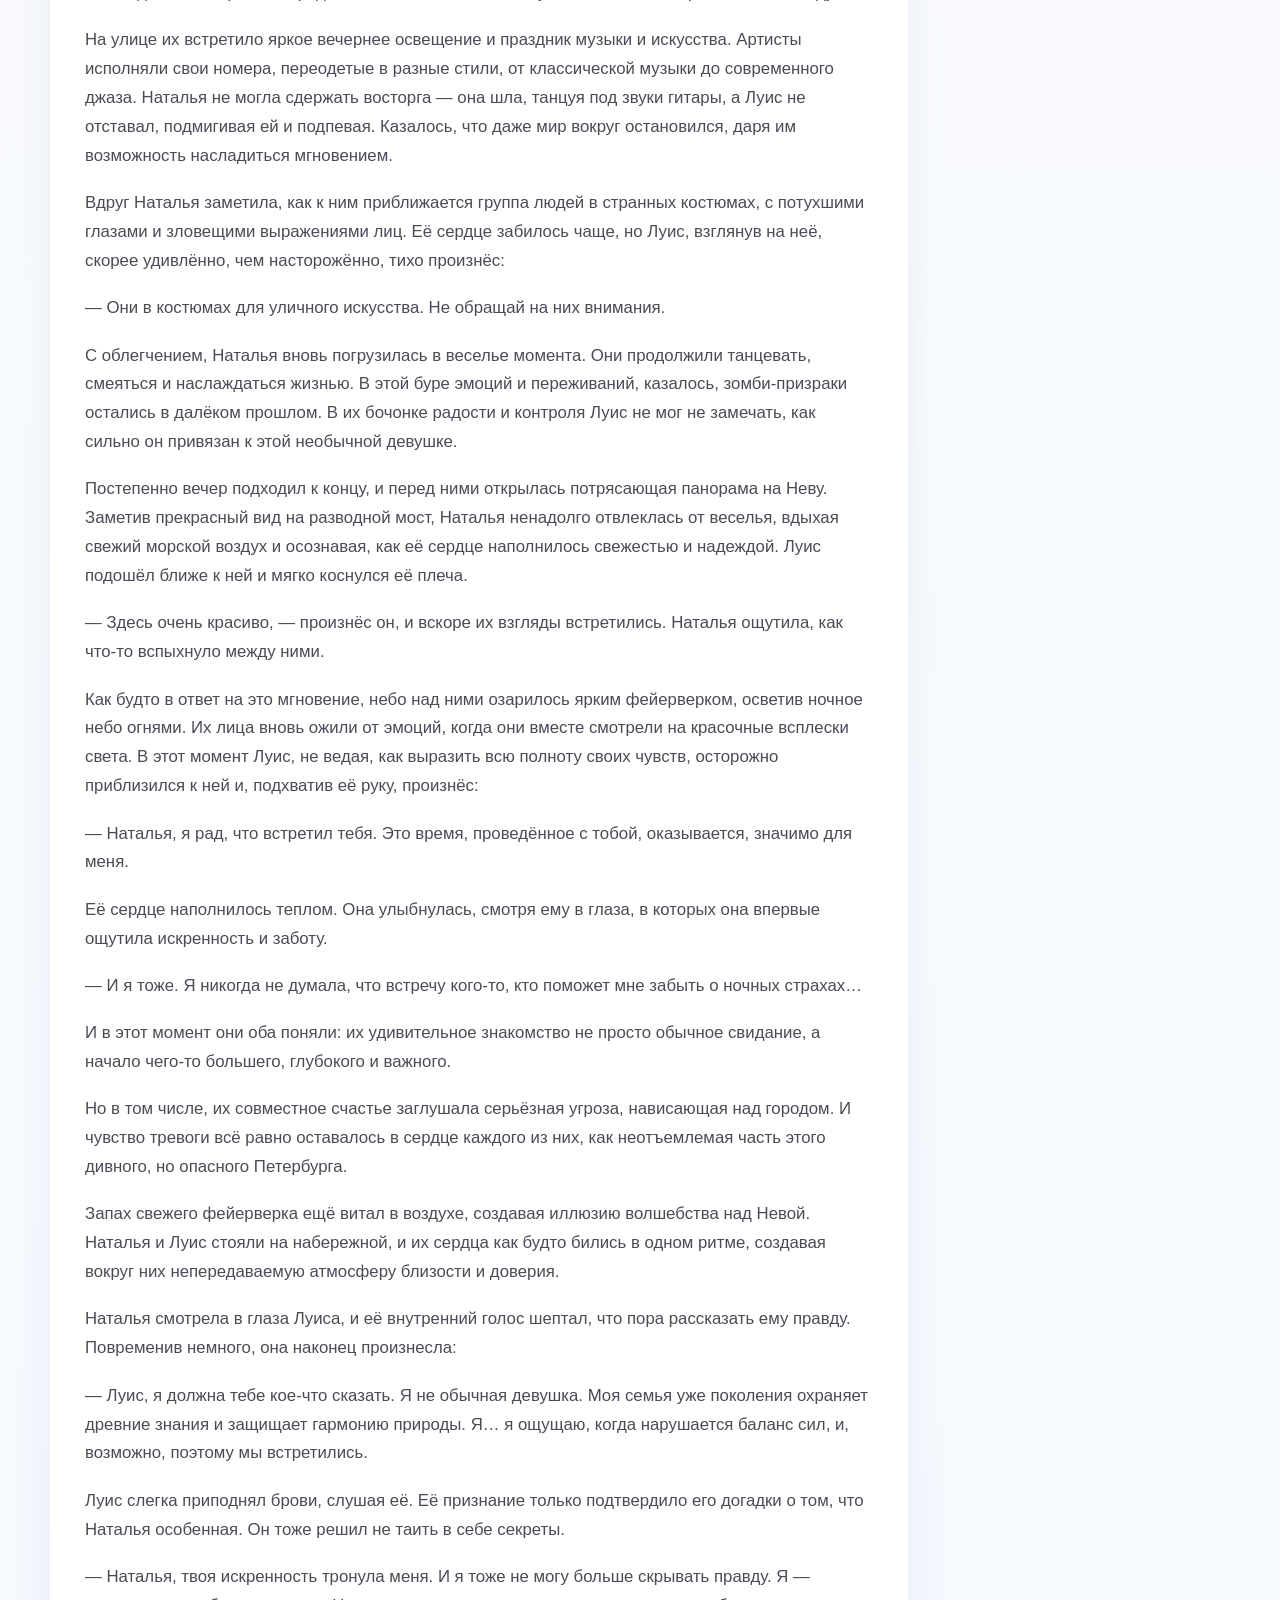
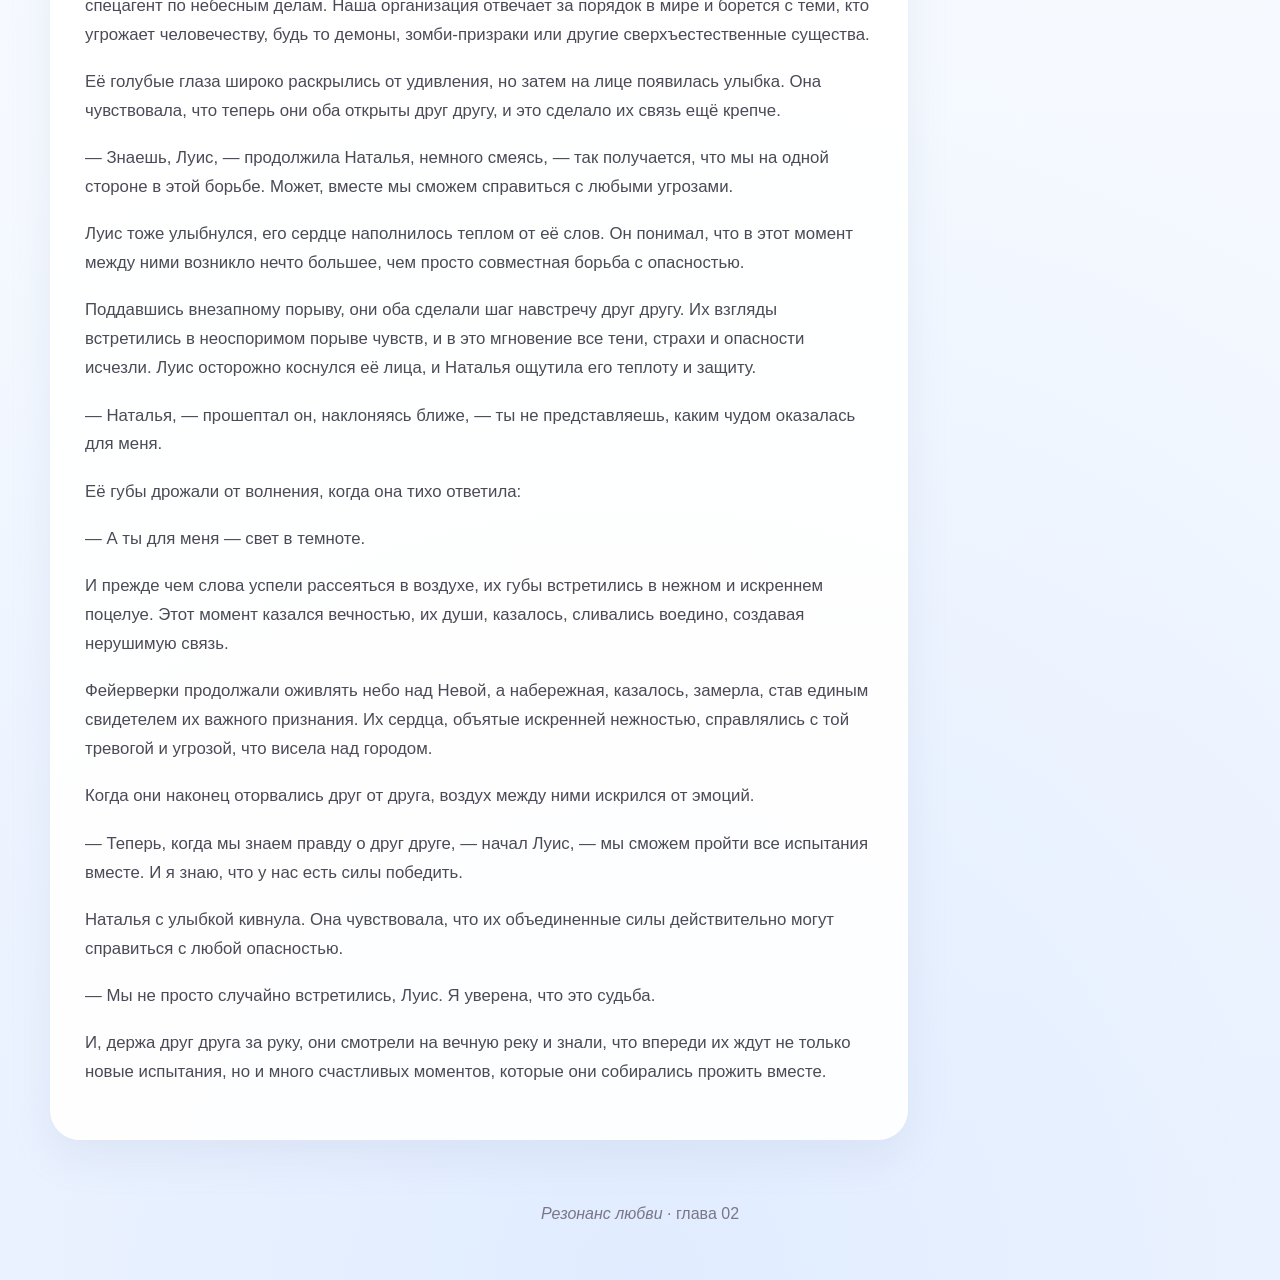
<file: chapter-02.html>
<!DOCTYPE html>
<html lang="ru">
<head>
  <meta charset="UTF-8">
  <meta name="viewport" content="width=device-width, initial-scale=1.0">
  <title>Глава 2: Красивое свидание · Резонанс любви</title>
  <link rel="stylesheet" href="assets/style.css">
</head>
<body>
  <header class="site-header">
    <div class="wrap">
      <div class="topbar">
        <div class="brand"><em>Резонанс любви</em></div>
        <nav>
          <a href="index.html">Главная</a>
          <a href="#texto">Текст</a>
        </nav>
      </div>
    </div>
  </header>

  <main class="wrap">
    <div class="chapter-shell">
      <article class="chapter-article" id="texto">
        <a class="back-link" href="index.html">← Вернуться к оглавлению</a>
        <span class="eyebrow" style="margin-top:18px;">Глава 02</span>
        <div class="chapter-title-row">
          <h1>Красивое свидание</h1>
          <button class="play-icon-btn" type="button" aria-label="Воспроизвести музыку главы" onclick="playChapterTrack(1)">▶</button>
        </div>
        <p class="lead">Полный текст главы, добавленный на основе загруженного документа.</p>
        <p>Санкт-Петербург всегда притягивал к себе взгляды не только своей громоздкой архитектурой и историей, но и таинственной атмосферой, которая витала в воздухе, особенно в вечернее время. Завораживающий закат, окрашивавший небосвод оранжево-розовыми оттенками, стал фоном для того, что началось как обычный выходной вечер.</p>
<p>Сердца Луиса и Натальи продолжали биться в унисон, хотя их мысли оставались погружёнными в хаос. После стремительной побежки от зомби-призраков они остановились, найдя укрытие в маленьком кафе, уютно расположенном на берегу реки. Это место было наполнено ароматами свежего кофе и выпечки, создавая контраст с той жутью, которую они только что пережили.</p>
<p>— Кажется, мы оставили опасность позади, — сказал Луис, обводя взглядом атмосферу кафе. Он чувствовал, что, несмотря на возникшую угрозу, это время вместе с Натальей было ничем не сравнимо.</p>
<p>— Надеюсь, что это не временное спокойствие, — ответила Наталья, извиняясь, что на её лице всё ещё остаётся след недавнего страха. — Мы не можем забывать о том, что происходит в городе.</p>
<p>Луис наклонился, чтобы уставиться в её голубые глаза, искренне желая развеять её сомнения.</p>
<p>— Я с тобой, — произнёс он с уверенностью, и в этот момент Наталья ощутила, что между ними возникло нечто большее, чем просто симпатия или солидарность. Они стали союзниками, и их связь росла с каждым мгновением.</p>
<p>Вскоре они заказали кофе и пирожные, и когда делали первые глотки, разговор плавно складывался в непринуждённое русло. Они обсуждали любимые места в городе, делились детскими воспоминаниями и делились мечтами о будущем. Наталья рассказала о своих путешествиях по Италии и Франции, о том, как ёё сердце наполнялось счастьем при виде живописных пейзажей.</p>
<p>— Я всегда мечтала увидеть Венецию, — призналась она. — Это место, где вода встречается с яркими красками гондол и домов. А ты, Луис, где был бы счастлив?</p>
<p>Луис улыбнулся, рассматривая её с живым интересом.</p>
<p>— Сложно сказать. Возможно, в любом месте, где можно выйти на крышу и посмотреть на звёзды. Это всегда меня вдохновляло.</p>
<p>Они перешли на вечерние темы, и как будто забыли о мире вокруг. Разговор наполнился смехом, а дружеское общение создавало теплую атмосферу. Погружаясь в лёгкость момента, Наталья не замечала, как время летит. Однако где-то в глубине её души рождалось предчувствие, что это спокойствие не продлится долго.</p>
<p>Внезапно внимание обоих привлек звук уличной музыки. Они подошли к окну, и свет фонарей раскрыл панораму набережной, где местные артисты готовились к представлению. Луис заметил, как глаза Натальи засветились от радости.</p>
<p>— Пойдём посмотрим, — предложил он, и, оставив оплату на столе, они направились к выходу.</p>
<p>На улице их встретило яркое вечернее освещение и праздник музыки и искусства. Артисты исполняли свои номера, переодетые в разные стили, от классической музыки до современного джаза. Наталья не могла сдержать восторга — она шла, танцуя под звуки гитары, а Луис не отставал, подмигивая ей и подпевая. Казалось, что даже мир вокруг остановился, даря им возможность насладиться мгновением.</p>
<p>Вдруг Наталья заметила, как к ним приближается группа людей в странных костюмах, с потухшими глазами и зловещими выражениями лиц. Её сердце забилось чаще, но Луис, взглянув на неё, скорее удивлённо, чем насторожённо, тихо произнёс:</p>
<p>— Они в костюмах для уличного искусства. Не обращай на них внимания.</p>
<p>С облегчением, Наталья вновь погрузилась в веселье момента. Они продолжили танцевать, смеяться и наслаждаться жизнью. В этой буре эмоций и переживаний, казалось, зомби-призраки остались в далёком прошлом. В их бочонке радости и контроля Луис не мог не замечать, как сильно он привязан к этой необычной девушке.</p>
<p>Постепенно вечер подходил к концу, и перед ними открылась потрясающая панорама на Неву. Заметив прекрасный вид на разводной мост, Наталья ненадолго отвлеклась от веселья, вдыхая свежий морской воздух и осознавая, как её сердце наполнилось свежестью и надеждой. Луис подошёл ближе к ней и мягко коснулся её плеча.</p>
<p>— Здесь очень красиво, — произнёс он, и вскоре их взгляды встретились. Наталья ощутила, как что-то вспыхнуло между ними.</p>
<p>Как будто в ответ на это мгновение, небо над ними озарилось ярким фейерверком, осветив ночное небо огнями. Их лица вновь ожили от эмоций, когда они вместе смотрели на красочные всплески света. В этот момент Луис, не ведая, как выразить всю полноту своих чувств, осторожно приблизился к ней и, подхватив её руку, произнёс:</p>
<p>— Наталья, я рад, что встретил тебя. Это время, проведённое с тобой, оказывается, значимо для меня.</p>
<p>Её сердце наполнилось теплом. Она улыбнулась, смотря ему в глаза, в которых она впервые ощутила искренность и заботу.</p>
<p>— И я тоже. Я никогда не думала, что встречу кого-то, кто поможет мне забыть о ночных страхах…</p>
<p>И в этот момент они оба поняли: их удивительное знакомство не просто обычное свидание, а начало чего-то большего, глубокого и важного.</p>
<p>Но в том числе, их совместное счастье заглушала серьёзная угроза, нависающая над городом. И чувство тревоги всё равно оставалось в сердце каждого из них, как неотъемлемая часть этого дивного, но опасного Петербурга.</p>
<p>Запах свежего фейерверка ещё витал в воздухе, создавая иллюзию волшебства над Невой. Наталья и Луис стояли на набережной, и их сердца как будто бились в одном ритме, создавая вокруг них непередаваемую атмосферу близости и доверия.</p>
<p>Наталья смотрела в глаза Луиса, и её внутренний голос шептал, что пора рассказать ему правду. Повременив немного, она наконец произнесла:</p>
<p>— Луис, я должна тебе кое-что сказать. Я не обычная девушка. Моя семья уже поколения охраняет древние знания и защищает гармонию природы. Я… я ощущаю, когда нарушается баланс сил, и, возможно, поэтому мы встретились.</p>
<p>Луис слегка приподнял брови, слушая её. Её признание только подтвердило его догадки о том, что Наталья особенная. Он тоже решил не таить в себе секреты.</p>
<p>— Наталья, твоя искренность тронула меня. И я тоже не могу больше скрывать правду. Я — спецагент по небесным делам. Наша организация отвечает за порядок в мире и борется с теми, кто угрожает человечеству, будь то демоны, зомби-призраки или другие сверхъестественные существа.</p>
<p>Её голубые глаза широко раскрылись от удивления, но затем на лице появилась улыбка. Она чувствовала, что теперь они оба открыты друг другу, и это сделало их связь ещё крепче.</p>
<p>— Знаешь, Луис, — продолжила Наталья, немного смеясь, — так получается, что мы на одной стороне в этой борьбе. Может, вместе мы сможем справиться с любыми угрозами.</p>
<p>Луис тоже улыбнулся, его сердце наполнилось теплом от её слов. Он понимал, что в этот момент между ними возникло нечто большее, чем просто совместная борьба с опасностью.</p>
<p>Поддавшись внезапному порыву, они оба сделали шаг навстречу друг другу. Их взгляды встретились в неоспоримом порыве чувств, и в это мгновение все тени, страхи и опасности исчезли. Луис осторожно коснулся её лица, и Наталья ощутила его теплоту и защиту.</p>
<p>— Наталья, — прошептал он, наклоняясь ближе, — ты не представляешь, каким чудом оказалась для меня.</p>
<p>Её губы дрожали от волнения, когда она тихо ответила:</p>
<p>— А ты для меня — свет в темноте.</p>
<p>И прежде чем слова успели рассеяться в воздухе, их губы встретились в нежном и искреннем поцелуе. Этот момент казался вечностью, их души, казалось, сливались воедино, создавая нерушимую связь.</p>
<p>Фейерверки продолжали оживлять небо над Невой, а набережная, казалось, замерла, став единым свидетелем их важного признания. Их сердца, объятые искренней нежностью, справлялись с той тревогой и угрозой, что висела над городом.</p>
<p>Когда они наконец оторвались друг от друга, воздух между ними искрился от эмоций.</p>
<p>— Теперь, когда мы знаем правду о друг друге, — начал Луис, — мы сможем пройти все испытания вместе. И я знаю, что у нас есть силы победить.</p>
<p>Наталья с улыбкой кивнула. Она чувствовала, что их объединенные силы действительно могут справиться с любой опасностью.</p>
<p>— Мы не просто случайно встретились, Луис. Я уверена, что это судьба.</p>
<p>И, держа друг друга за руку, они смотрели на вечную реку и знали, что впереди их ждут не только новые испытания, но и много счастливых моментов, которые они собирались прожить вместе.</p>
      </article>

      <aside class="sidebar">
        <div class="side-box">
          <h3>Навигация</h3>
          <div class="list-links">
            <a href="chapter-01.html">Предыдущая глава</a>
            <a href="chapter-03.html">Следующая глава</a>
            <a href="index.html#capitulos">Все главы</a>
          </div>
        </div>

        <div class="side-box">
          <h3>Все главы</h3>
          <div class="list-links">
            <a href="chapter-01.html">Глава 01 · Жажда спокойствия</a>
<a href="chapter-02.html">Глава 02 · Красивое свидание</a>
<a href="chapter-03.html">Глава 03 · Ускорение сердца</a>
<a href="chapter-04.html">Глава 04 · Вперёд</a>
<a href="chapter-05.html">Глава 05 · Новый энтузиазм</a>
<a href="chapter-06.html">Глава 06 · Изменения</a>
<a href="chapter-07.html">Глава 07 · Нерешительности</a>
<a href="chapter-08.html">Глава 08 · Я по тебе скучаю</a>
<a href="chapter-09.html">Глава 09 · Насыщенная душа</a>
<a href="chapter-10.html">Глава 10 · Любовь — это боль</a>
<a href="chapter-11.html">Глава 11 · Резонанс любви</a>
          </div>
        </div>

        <div class="side-box">
          <h3>Музыка</h3>
          <p class="muted">Нажмите значок ▶ рядом с заголовком, чтобы открыть мини‑плеер. Его можно перетаскивать по экрану или закрыть.</p>
        </div>
      </aside>
    </div>
  </main>

  
<div class="mini-player" id="miniPlayer" aria-live="polite">
  <div class="mini-head" id="miniHead">
    <div class="mini-title" id="miniPlayerTitle">Плеер</div>
    <div class="mini-actions">
      <button class="mini-action" id="miniMinimize" type="button">—</button>
      <button class="mini-action" id="miniClose" type="button">×</button>
    </div>
  </div>
  <div class="mini-body">
    <div class="mini-track" id="miniTrack">Трек не выбран</div>
    <div class="mini-chapter" id="miniChapter">Нажмите play внутри главы</div>
    <div class="mini-controls">
      <button class="mini-btn" id="miniPrev" type="button">⟵</button>
      <button class="mini-btn primary" id="miniPlayPause" type="button">▶</button>
      <button class="mini-btn" id="miniNext" type="button">⟶</button>
    </div>
    <div class="mini-progress-wrap">
      <span class="mini-time" id="miniCurrentTime">0:00</span>
      <input id="miniProgress" type="range" min="0" max="100" value="0">
      <span class="mini-time" id="miniDuration">0:00</span>
    </div>
    <div class="mini-volume">
      <label for="miniVolume">Громк.</label>
      <input id="miniVolume" type="range" min="0" max="1" step="0.01" value="0.85">
    </div>
  </div>
  <audio id="floatingAudio" preload="metadata"></audio>
</div>

<script>window.PLAYLIST = [{"num":1,"title":"Жажда спокойствия","trackName":"Жажда спокойствия","file":"assets/audio/01.mp3"},{"num":2,"title":"Красивое свидание","trackName":"Насыщенная душа","file":"assets/audio/02.mp3"},{"num":3,"title":"Ускорение сердца","trackName":"Ускорение","file":"assets/audio/03.mp3"},{"num":4,"title":"Вперёд","trackName":"Вперёд","file":"assets/audio/04.mp3"},{"num":5,"title":"Новый энтузиазм","trackName":"Новый энтузиазм","file":"assets/audio/05.mp3"},{"num":6,"title":"Изменения","trackName":"Нерешительности","file":"assets/audio/06.mp3"},{"num":7,"title":"Нерешительности","trackName":"Нерешительности","file":"assets/audio/07.mp3"},{"num":8,"title":"Я по тебе скучаю","trackName":"Я по тебе скучаю","file":"assets/audio/08.mp3"},{"num":9,"title":"Насыщенная душа","trackName":"Насыщенная душа","file":"assets/audio/09.mp3"},{"num":10,"title":"Любовь — это боль","trackName":"Любовь — это боль","file":"assets/audio/10.mp3"},{"num":11,"title":"Резонанс любви","trackName":"Резонанс любви","file":"assets/audio/11.mp3"}];</script>
  <script>window.DEFAULT_TRACK_INDEX = 1;</script>
  <script src="assets/player.js"></script>

  <div class="wrap footer">
    <p><em>Резонанс любви</em> · глава 02</p>
  </div>
</body>
</html>
</file>
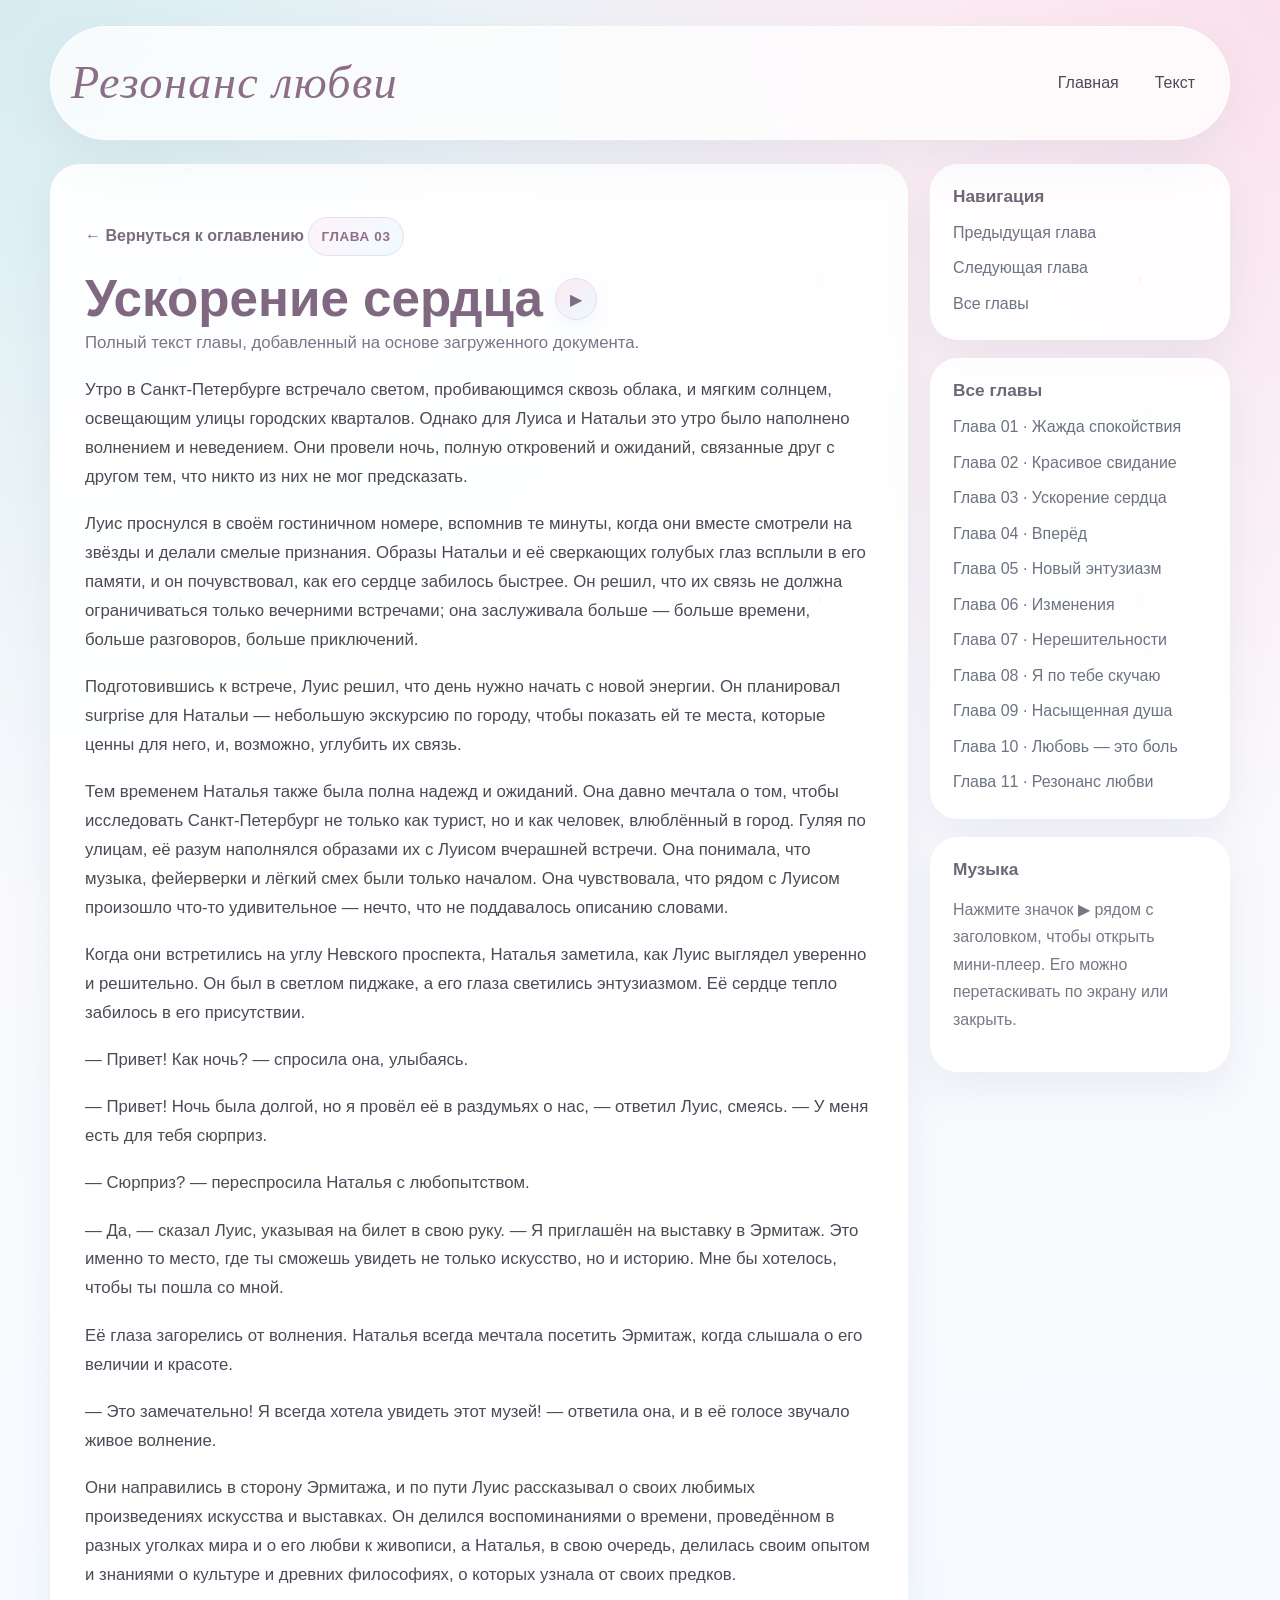
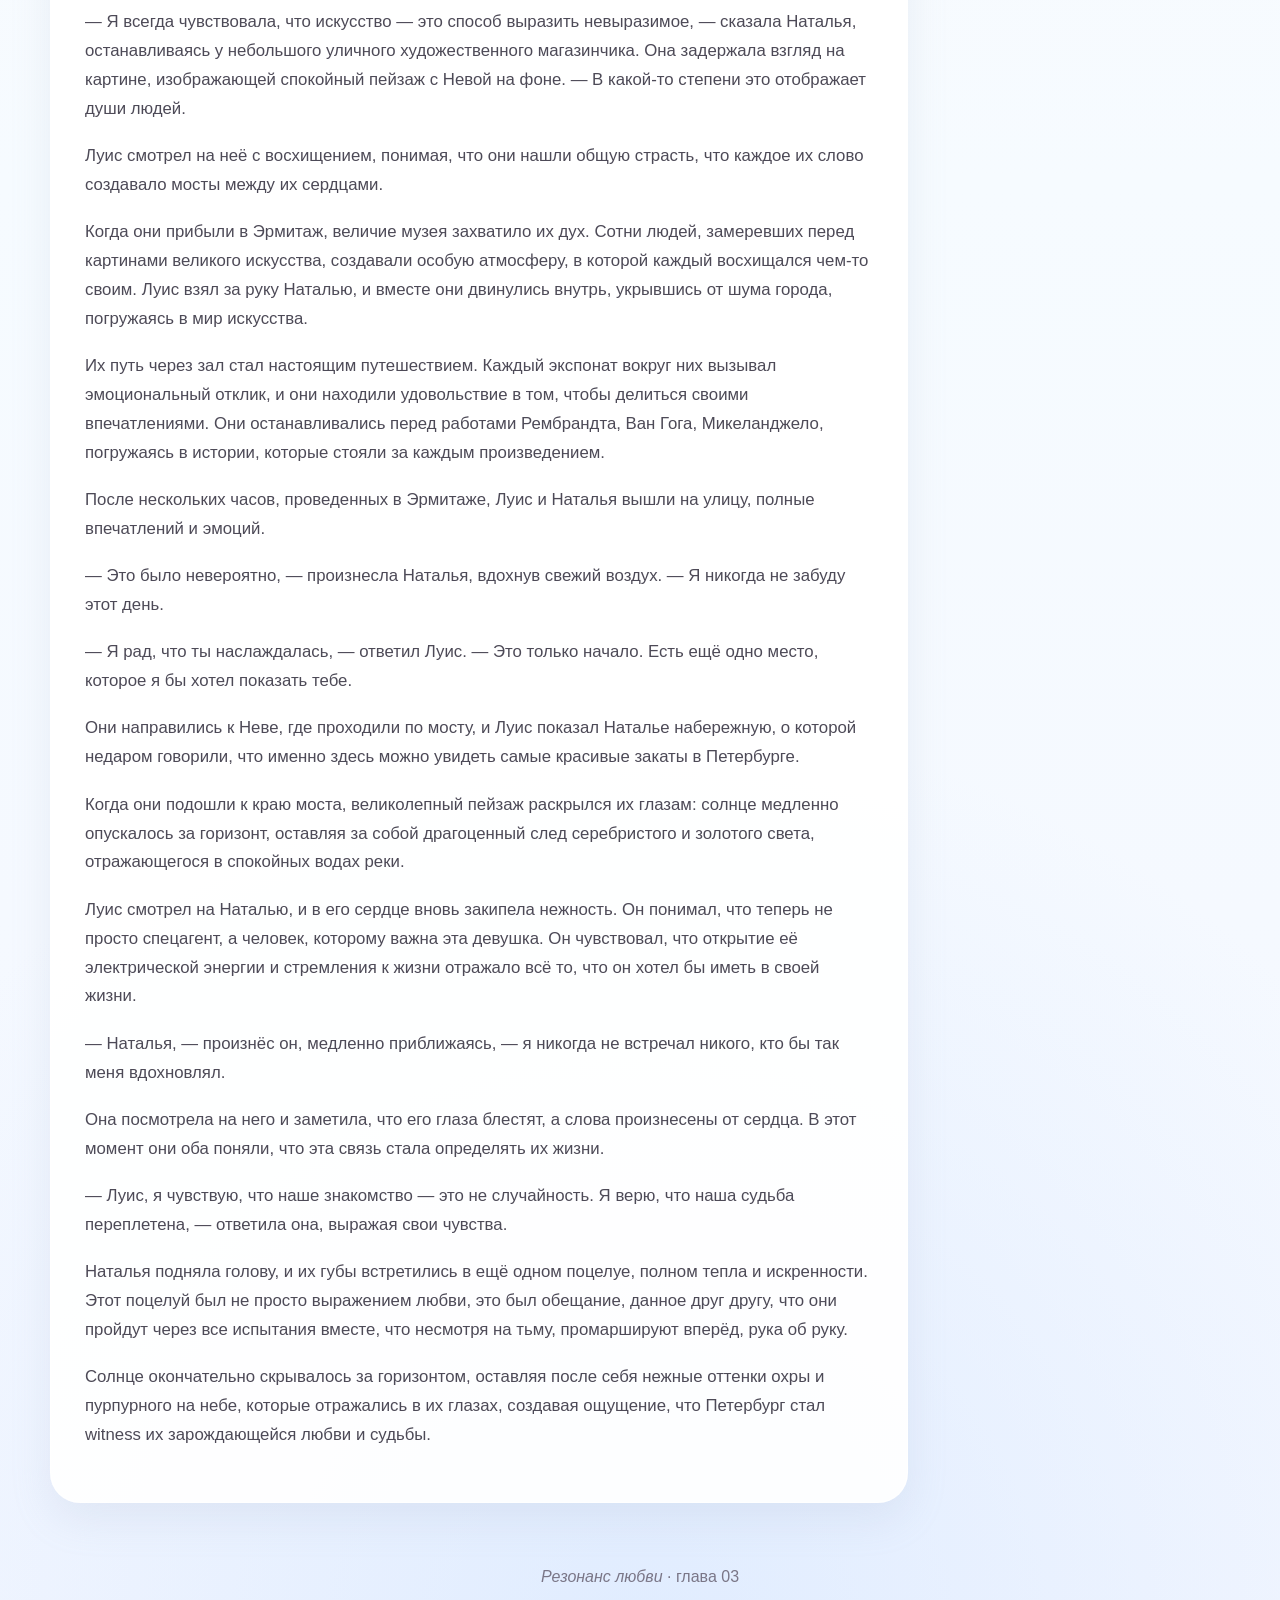
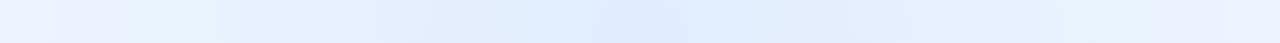
<file: chapter-03.html>
<!DOCTYPE html>
<html lang="ru">
<head>
  <meta charset="UTF-8">
  <meta name="viewport" content="width=device-width, initial-scale=1.0">
  <title>Глава 3: Ускорение сердца · Резонанс любви</title>
  <link rel="stylesheet" href="assets/style.css">
</head>
<body>
  <header class="site-header">
    <div class="wrap">
      <div class="topbar">
        <div class="brand"><em>Резонанс любви</em></div>
        <nav>
          <a href="index.html">Главная</a>
          <a href="#texto">Текст</a>
        </nav>
      </div>
    </div>
  </header>

  <main class="wrap">
    <div class="chapter-shell">
      <article class="chapter-article" id="texto">
        <a class="back-link" href="index.html">← Вернуться к оглавлению</a>
        <span class="eyebrow" style="margin-top:18px;">Глава 03</span>
        <div class="chapter-title-row">
          <h1>Ускорение сердца</h1>
          <button class="play-icon-btn" type="button" aria-label="Воспроизвести музыку главы" onclick="playChapterTrack(2)">▶</button>
        </div>
        <p class="lead">Полный текст главы, добавленный на основе загруженного документа.</p>
        <p>Утро в Санкт-Петербурге встречало светом, пробивающимся сквозь облака, и мягким солнцем, освещающим улицы городских кварталов. Однако для Луиса и Натальи это утро было наполнено волнением и неведением. Они провели ночь, полную откровений и ожиданий, связанные друг с другом тем, что никто из них не мог предсказать.</p>
<p>Луис проснулся в своём гостиничном номере, вспомнив те минуты, когда они вместе смотрели на звёзды и делали смелые признания. Образы Натальи и её сверкающих голубых глаз всплыли в его памяти, и он почувствовал, как его сердце забилось быстрее. Он решил, что их связь не должна ограничиваться только вечерними встречами; она заслуживала больше — больше времени, больше разговоров, больше приключений.</p>
<p>Подготовившись к встрече, Луис решил, что день нужно начать с новой энергии. Он планировал surprise для Натальи — небольшую экскурсию по городу, чтобы показать ей те места, которые ценны для него, и, возможно, углубить их связь.</p>
<p>Тем временем Наталья также была полна надежд и ожиданий. Она давно мечтала о том, чтобы исследовать Санкт-Петербург не только как турист, но и как человек, влюблённый в город. Гуляя по улицам, её разум наполнялся образами их с Луисом вчерашней встречи. Она понимала, что музыка, фейерверки и лёгкий смех были только началом. Она чувствовала, что рядом с Луисом произошло что-то удивительное — нечто, что не поддавалось описанию словами.</p>
<p>Когда они встретились на углу Невского проспекта, Наталья заметила, как Луис выглядел уверенно и решительно. Он был в светлом пиджаке, а его глаза светились энтузиазмом. Её сердце тепло забилось в его присутствии.</p>
<p>— Привет! Как ночь? — спросила она, улыбаясь.</p>
<p>— Привет! Ночь была долгой, но я провёл её в раздумьях о нас, — ответил Луис, смеясь. — У меня есть для тебя сюрприз.</p>
<p>— Сюрприз? — переспросила Наталья с любопытством.</p>
<p>— Да, — сказал Луис, указывая на билет в свою руку. — Я приглашён на выставку в Эрмитаж. Это именно то место, где ты сможешь увидеть не только искусство, но и историю. Мне бы хотелось, чтобы ты пошла со мной.</p>
<p>Её глаза загорелись от волнения. Наталья всегда мечтала посетить Эрмитаж, когда слышала о его величии и красоте.</p>
<p>— Это замечательно! Я всегда хотела увидеть этот музей! — ответила она, и в её голосе звучало живое волнение.</p>
<p>Они направились в сторону Эрмитажа, и по пути Луис рассказывал о своих любимых произведениях искусства и выставках. Он делился воспоминаниями о времени, проведённом в разных уголках мира и о его любви к живописи, а Наталья, в свою очередь, делилась своим опытом и знаниями о культуре и древних философиях, о которых узнала от своих предков.</p>
<p>— Я всегда чувствовала, что искусство — это способ выразить невыразимое, — сказала Наталья, останавливаясь у небольшого уличного художественного магазинчика. Она задержала взгляд на картине, изображающей спокойный пейзаж с Невой на фоне. — В какой-то степени это отображает души людей.</p>
<p>Луис смотрел на неё с восхищением, понимая, что они нашли общую страсть, что каждое их слово создавало мосты между их сердцами.</p>
<p>Когда они прибыли в Эрмитаж, величие музея захватило их дух. Сотни людей, замеревших перед картинами великого искусства, создавали особую атмосферу, в которой каждый восхищался чем-то своим. Луис взял за руку Наталью, и вместе они двинулись внутрь, укрывшись от шума города, погружаясь в мир искусства.</p>
<p>Их путь через зал стал настоящим путешествием. Каждый экспонат вокруг них вызывал эмоциональный отклик, и они находили удовольствие в том, чтобы делиться своими впечатлениями. Они останавливались перед работами Рембрандта, Ван Гога, Микеланджело, погружаясь в истории, которые стояли за каждым произведением.</p>
<p>После нескольких часов, проведенных в Эрмитаже, Луис и Наталья вышли на улицу, полные впечатлений и эмоций.</p>
<p>— Это было невероятно, — произнесла Наталья, вдохнув свежий воздух. — Я никогда не забуду этот день.</p>
<p>— Я рад, что ты наслаждалась, — ответил Луис. — Это только начало. Есть ещё одно место, которое я бы хотел показать тебе.</p>
<p>Они направились к Неве, где проходили по мосту, и Луис показал Наталье набережную, о которой недаром говорили, что именно здесь можно увидеть самые красивые закаты в Петербурге.</p>
<p>Когда они подошли к краю моста, великолепный пейзаж раскрылся их глазам: солнце медленно опускалось за горизонт, оставляя за собой драгоценный след серебристого и золотого света, отражающегося в спокойных водах реки.</p>
<p>Луис смотрел на Наталью, и в его сердце вновь закипела нежность. Он понимал, что теперь не просто спецагент, а человек, которому важна эта девушка. Он чувствовал, что открытие её электрической энергии и стремления к жизни отражало всё то, что он хотел бы иметь в своей жизни.</p>
<p>— Наталья, — произнёс он, медленно приближаясь, — я никогда не встречал никого, кто бы так меня вдохновлял.</p>
<p>Она посмотрела на него и заметила, что его глаза блестят, а слова произнесены от сердца. В этот момент они оба поняли, что эта связь стала определять их жизни.</p>
<p>— Луис, я чувствую, что наше знакомство — это не случайность. Я верю, что наша судьба переплетена, — ответила она, выражая свои чувства.</p>
<p>Наталья подняла голову, и их губы встретились в ещё одном поцелуе, полном тепла и искренности. Этот поцелуй был не просто выражением любви, это был обещание, данное друг другу, что они пройдут через все испытания вместе, что несмотря на тьму, промаршируют вперёд, рука об руку.</p>
<p>Солнце окончательно скрывалось за горизонтом, оставляя после себя нежные оттенки охры и пурпурного на небе, которые отражались в их глазах, создавая ощущение, что Петербург стал witness их зарождающейся любви и судьбы.</p>
      </article>

      <aside class="sidebar">
        <div class="side-box">
          <h3>Навигация</h3>
          <div class="list-links">
            <a href="chapter-02.html">Предыдущая глава</a>
            <a href="chapter-04.html">Следующая глава</a>
            <a href="index.html#capitulos">Все главы</a>
          </div>
        </div>

        <div class="side-box">
          <h3>Все главы</h3>
          <div class="list-links">
            <a href="chapter-01.html">Глава 01 · Жажда спокойствия</a>
<a href="chapter-02.html">Глава 02 · Красивое свидание</a>
<a href="chapter-03.html">Глава 03 · Ускорение сердца</a>
<a href="chapter-04.html">Глава 04 · Вперёд</a>
<a href="chapter-05.html">Глава 05 · Новый энтузиазм</a>
<a href="chapter-06.html">Глава 06 · Изменения</a>
<a href="chapter-07.html">Глава 07 · Нерешительности</a>
<a href="chapter-08.html">Глава 08 · Я по тебе скучаю</a>
<a href="chapter-09.html">Глава 09 · Насыщенная душа</a>
<a href="chapter-10.html">Глава 10 · Любовь — это боль</a>
<a href="chapter-11.html">Глава 11 · Резонанс любви</a>
          </div>
        </div>

        <div class="side-box">
          <h3>Музыка</h3>
          <p class="muted">Нажмите значок ▶ рядом с заголовком, чтобы открыть мини‑плеер. Его можно перетаскивать по экрану или закрыть.</p>
        </div>
      </aside>
    </div>
  </main>

  
<div class="mini-player" id="miniPlayer" aria-live="polite">
  <div class="mini-head" id="miniHead">
    <div class="mini-title" id="miniPlayerTitle">Плеер</div>
    <div class="mini-actions">
      <button class="mini-action" id="miniMinimize" type="button">—</button>
      <button class="mini-action" id="miniClose" type="button">×</button>
    </div>
  </div>
  <div class="mini-body">
    <div class="mini-track" id="miniTrack">Трек не выбран</div>
    <div class="mini-chapter" id="miniChapter">Нажмите play внутри главы</div>
    <div class="mini-controls">
      <button class="mini-btn" id="miniPrev" type="button">⟵</button>
      <button class="mini-btn primary" id="miniPlayPause" type="button">▶</button>
      <button class="mini-btn" id="miniNext" type="button">⟶</button>
    </div>
    <div class="mini-progress-wrap">
      <span class="mini-time" id="miniCurrentTime">0:00</span>
      <input id="miniProgress" type="range" min="0" max="100" value="0">
      <span class="mini-time" id="miniDuration">0:00</span>
    </div>
    <div class="mini-volume">
      <label for="miniVolume">Громк.</label>
      <input id="miniVolume" type="range" min="0" max="1" step="0.01" value="0.85">
    </div>
  </div>
  <audio id="floatingAudio" preload="metadata"></audio>
</div>

<script>window.PLAYLIST = [{"num":1,"title":"Жажда спокойствия","trackName":"Жажда спокойствия","file":"assets/audio/01.mp3"},{"num":2,"title":"Красивое свидание","trackName":"Насыщенная душа","file":"assets/audio/02.mp3"},{"num":3,"title":"Ускорение сердца","trackName":"Ускорение","file":"assets/audio/03.mp3"},{"num":4,"title":"Вперёд","trackName":"Вперёд","file":"assets/audio/04.mp3"},{"num":5,"title":"Новый энтузиазм","trackName":"Новый энтузиазм","file":"assets/audio/05.mp3"},{"num":6,"title":"Изменения","trackName":"Нерешительности","file":"assets/audio/06.mp3"},{"num":7,"title":"Нерешительности","trackName":"Нерешительности","file":"assets/audio/07.mp3"},{"num":8,"title":"Я по тебе скучаю","trackName":"Я по тебе скучаю","file":"assets/audio/08.mp3"},{"num":9,"title":"Насыщенная душа","trackName":"Насыщенная душа","file":"assets/audio/09.mp3"},{"num":10,"title":"Любовь — это боль","trackName":"Любовь — это боль","file":"assets/audio/10.mp3"},{"num":11,"title":"Резонанс любви","trackName":"Резонанс любви","file":"assets/audio/11.mp3"}];</script>
  <script>window.DEFAULT_TRACK_INDEX = 2;</script>
  <script src="assets/player.js"></script>

  <div class="wrap footer">
    <p><em>Резонанс любви</em> · глава 03</p>
  </div>
</body>
</html>
</file>
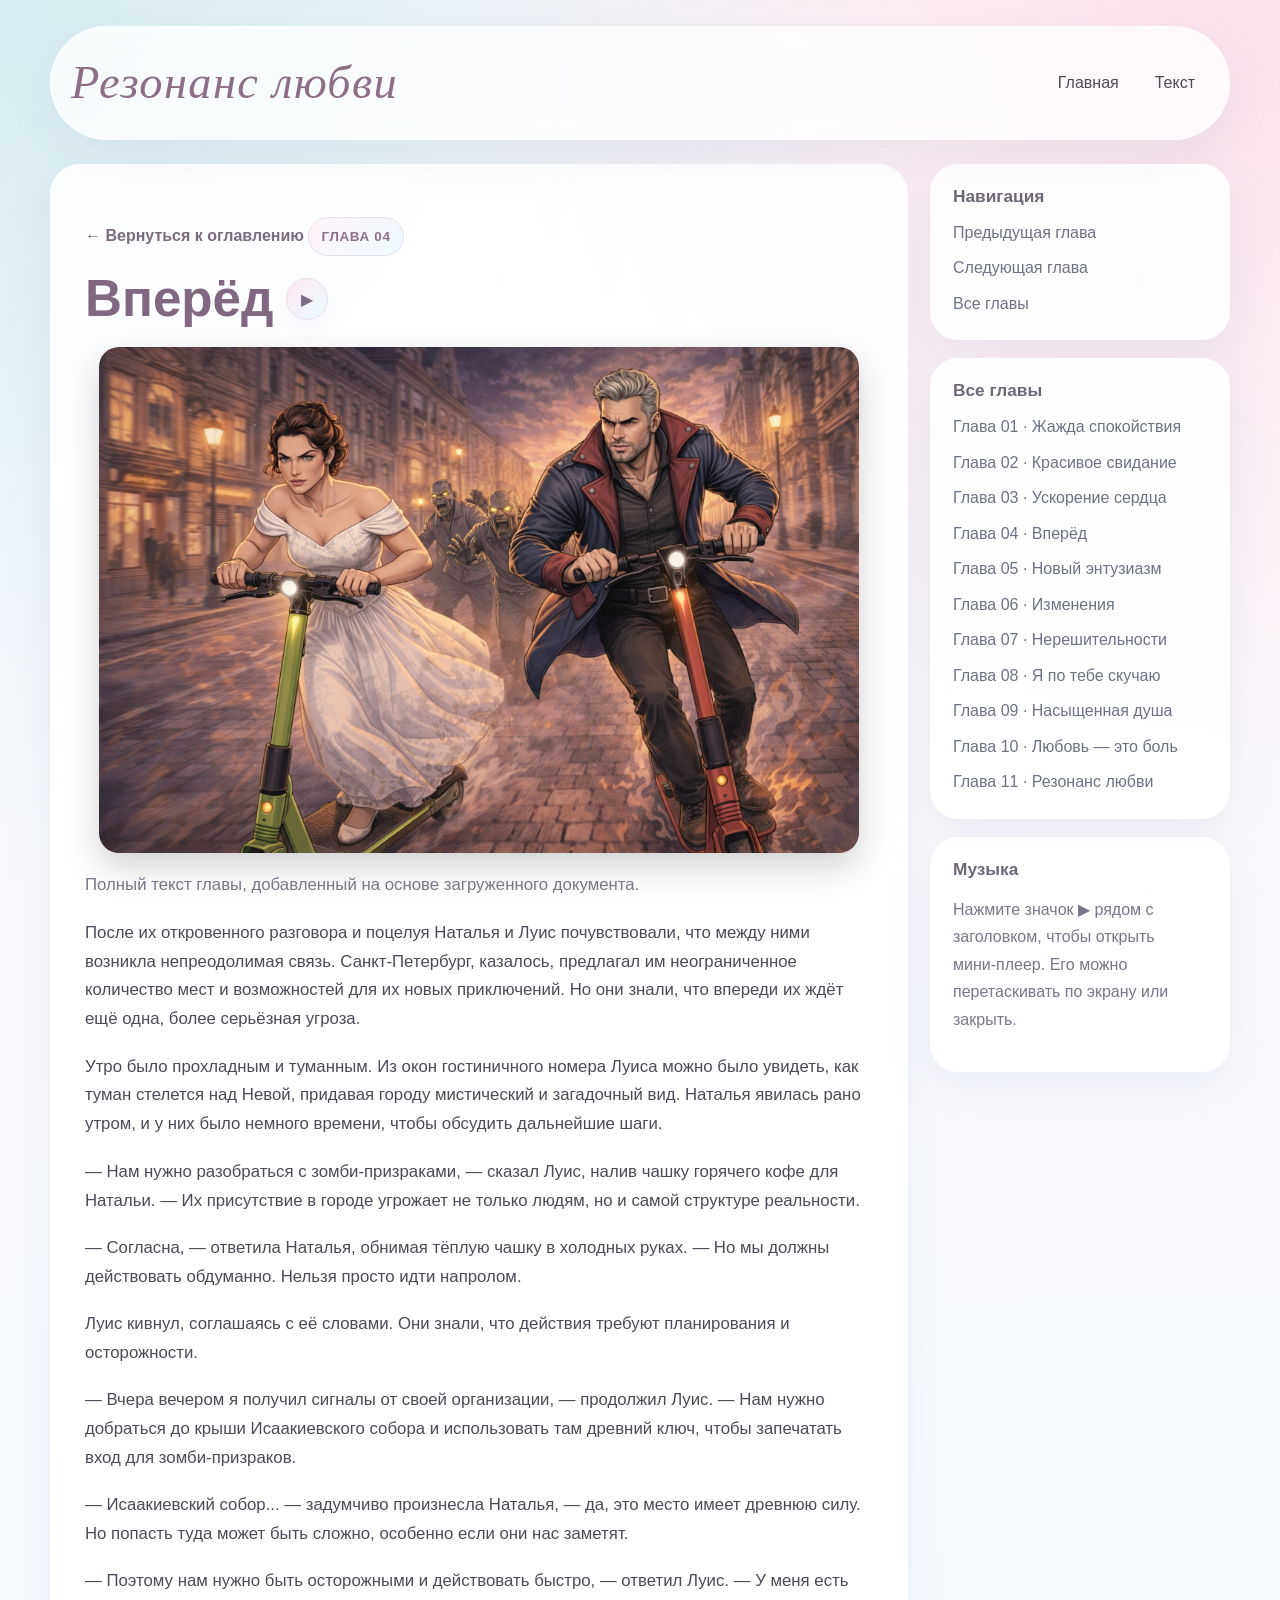
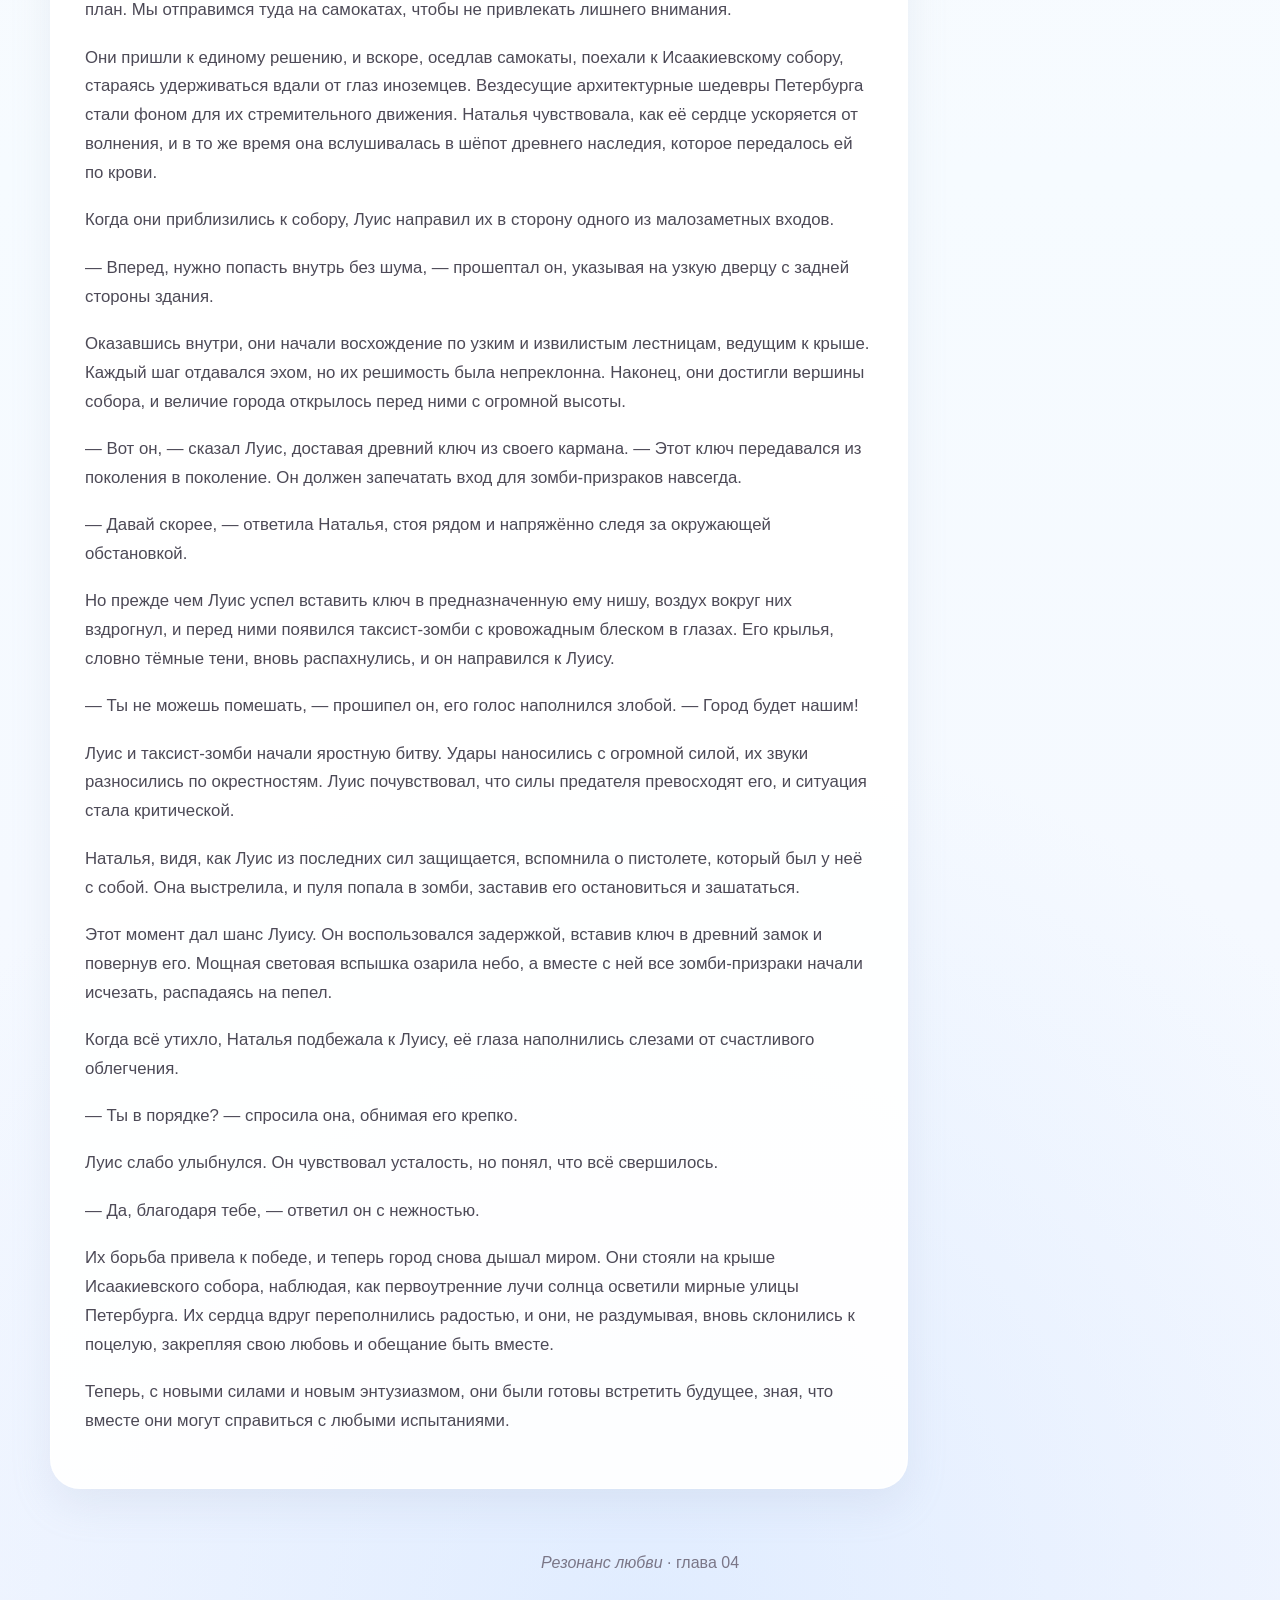
<file: chapter-04.html>
<!DOCTYPE html>
<html lang="ru">
<head>
  <meta charset="UTF-8">
  <meta name="viewport" content="width=device-width, initial-scale=1.0">
  <title>Глава 4: Вперёд · Резонанс любви</title>
  <link rel="stylesheet" href="assets/style.css">
</head>
<body>
  <header class="site-header">
    <div class="wrap">
      <div class="topbar">
        <div class="brand"><em>Резонанс любви</em></div>
        <nav>
          <a href="index.html">Главная</a>
          <a href="#texto">Текст</a>
        </nav>
      </div>
    </div>
  </header>

  <main class="wrap">
    <div class="chapter-shell">
      <article class="chapter-article" id="texto">
        <a class="back-link" href="index.html">← Вернуться к оглавлению</a>
        <span class="eyebrow" style="margin-top:18px;">Глава 04</span>
        <div class="chapter-title-row">
          <h1>Вперёд</h1>
          <button class="play-icon-btn" type="button" aria-label="Воспроизвести музыку главы" onclick="playChapterTrack(3)">▶</button>
        </div>
        
        <div class="chapter-image">
          <img src="assets/img/chapter4.jpg" alt="Луис и Наталья спасаются от преследования">
        </div>
        <p class="lead">Полный текст главы, добавленный на основе загруженного документа.</p>
        <p>После их откровенного разговора и поцелуя Наталья и Луис почувствовали, что между ними возникла непреодолимая связь. Санкт-Петербург, казалось, предлагал им неограниченное количество мест и возможностей для их новых приключений. Но они знали, что впереди их ждёт ещё одна, более серьёзная угроза.</p>
<p>Утро было прохладным и туманным. Из окон гостиничного номера Луиса можно было увидеть, как туман стелется над Невой, придавая городу мистический и загадочный вид. Наталья явилась рано утром, и у них было немного времени, чтобы обсудить дальнейшие шаги.</p>
<p>— Нам нужно разобраться с зомби-призраками, — сказал Луис, налив чашку горячего кофе для Натальи. — Их присутствие в городе угрожает не только людям, но и самой структуре реальности.</p>
<p>— Согласна, — ответила Наталья, обнимая тёплую чашку в холодных руках. — Но мы должны действовать обдуманно. Нельзя просто идти напролом.</p>
<p>Луис кивнул, соглашаясь с её словами. Они знали, что действия требуют планирования и осторожности.</p>
<p>— Вчера вечером я получил сигналы от своей организации, — продолжил Луис. — Нам нужно добраться до крыши Исаакиевского собора и использовать там древний ключ, чтобы запечатать вход для зомби-призраков.</p>
<p>— Исаакиевский собор... — задумчиво произнесла Наталья, — да, это место имеет древнюю силу. Но попасть туда может быть сложно, особенно если они нас заметят.</p>
<p>— Поэтому нам нужно быть осторожными и действовать быстро, — ответил Луис. — У меня есть план. Мы отправимся туда на самокатах, чтобы не привлекать лишнего внимания.</p>
<p>Они пришли к единому решению, и вскоре, оседлав самокаты, поехали к Исаакиевскому собору, стараясь удерживаться вдали от глаз иноземцев. Вездесущие архитектурные шедевры Петербурга стали фоном для их стремительного движения. Наталья чувствовала, как её сердце ускоряется от волнения, и в то же время она вслушивалась в шёпот древнего наследия, которое передалось ей по крови.</p>
<p>Когда они приблизились к собору, Луис направил их в сторону одного из малозаметных входов.</p>
<p>— Вперед, нужно попасть внутрь без шума, — прошептал он, указывая на узкую дверцу с задней стороны здания.</p>
<p>Оказавшись внутри, они начали восхождение по узким и извилистым лестницам, ведущим к крыше. Каждый шаг отдавался эхом, но их решимость была непреклонна. Наконец, они достигли вершины собора, и величие города открылось перед ними с огромной высоты.</p>
<p>— Вот он, — сказал Луис, доставая древний ключ из своего кармана. — Этот ключ передавался из поколения в поколение. Он должен запечатать вход для зомби-призраков навсегда.</p>
<p>— Давай скорее, — ответила Наталья, стоя рядом и напряжённо следя за окружающей обстановкой.</p>
<p>Но прежде чем Луис успел вставить ключ в предназначенную ему нишу, воздух вокруг них вздрогнул, и перед ними появился таксист-зомби с кровожадным блеском в глазах. Его крылья, словно тёмные тени, вновь распахнулись, и он направился к Луису.</p>
<p>— Ты не можешь помешать, — прошипел он, его голос наполнился злобой. — Город будет нашим!</p>
<p>Луис и таксист-зомби начали яростную битву. Удары наносились с огромной силой, их звуки разносились по окрестностям. Луис почувствовал, что силы предателя превосходят его, и ситуация стала критической.</p>
<p>Наталья, видя, как Луис из последних сил защищается, вспомнила о пистолете, который был у неё с собой. Она выстрелила, и пуля попала в зомби, заставив его остановиться и зашататься.</p>
<p>Этот момент дал шанс Луису. Он воспользовался задержкой, вставив ключ в древний замок и повернув его. Мощная световая вспышка озарила небо, а вместе с ней все зомби-призраки начали исчезать, распадаясь на пепел.</p>
<p>Когда всё утихло, Наталья подбежала к Луису, её глаза наполнились слезами от счастливого облегчения.</p>
<p>— Ты в порядке? — спросила она, обнимая его крепко.</p>
<p>Луис слабо улыбнулся. Он чувствовал усталость, но понял, что всё свершилось.</p>
<p>— Да, благодаря тебе, — ответил он с нежностью.</p>
<p>Их борьба привела к победе, и теперь город снова дышал миром. Они стояли на крыше Исаакиевского собора, наблюдая, как первоутренние лучи солнца осветили мирные улицы Петербурга. Их сердца вдруг переполнились радостью, и они, не раздумывая, вновь склонились к поцелую, закрепляя свою любовь и обещание быть вместе.</p>
<p>Теперь, с новыми силами и новым энтузиазмом, они были готовы встретить будущее, зная, что вместе они могут справиться с любыми испытаниями.</p>
      </article>

      <aside class="sidebar">
        <div class="side-box">
          <h3>Навигация</h3>
          <div class="list-links">
            <a href="chapter-03.html">Предыдущая глава</a>
            <a href="chapter-05.html">Следующая глава</a>
            <a href="index.html#capitulos">Все главы</a>
          </div>
        </div>

        <div class="side-box">
          <h3>Все главы</h3>
          <div class="list-links">
            <a href="chapter-01.html">Глава 01 · Жажда спокойствия</a>
<a href="chapter-02.html">Глава 02 · Красивое свидание</a>
<a href="chapter-03.html">Глава 03 · Ускорение сердца</a>
<a href="chapter-04.html">Глава 04 · Вперёд</a>
<a href="chapter-05.html">Глава 05 · Новый энтузиазм</a>
<a href="chapter-06.html">Глава 06 · Изменения</a>
<a href="chapter-07.html">Глава 07 · Нерешительности</a>
<a href="chapter-08.html">Глава 08 · Я по тебе скучаю</a>
<a href="chapter-09.html">Глава 09 · Насыщенная душа</a>
<a href="chapter-10.html">Глава 10 · Любовь — это боль</a>
<a href="chapter-11.html">Глава 11 · Резонанс любви</a>
          </div>
        </div>

        <div class="side-box">
          <h3>Музыка</h3>
          <p class="muted">Нажмите значок ▶ рядом с заголовком, чтобы открыть мини‑плеер. Его можно перетаскивать по экрану или закрыть.</p>
        </div>
      </aside>
    </div>
  </main>

  
<div class="mini-player" id="miniPlayer" aria-live="polite">
  <div class="mini-head" id="miniHead">
    <div class="mini-title" id="miniPlayerTitle">Плеер</div>
    <div class="mini-actions">
      <button class="mini-action" id="miniMinimize" type="button">—</button>
      <button class="mini-action" id="miniClose" type="button">×</button>
    </div>
  </div>
  <div class="mini-body">
    <div class="mini-track" id="miniTrack">Трек не выбран</div>
    <div class="mini-chapter" id="miniChapter">Нажмите play внутри главы</div>
    <div class="mini-controls">
      <button class="mini-btn" id="miniPrev" type="button">⟵</button>
      <button class="mini-btn primary" id="miniPlayPause" type="button">▶</button>
      <button class="mini-btn" id="miniNext" type="button">⟶</button>
    </div>
    <div class="mini-progress-wrap">
      <span class="mini-time" id="miniCurrentTime">0:00</span>
      <input id="miniProgress" type="range" min="0" max="100" value="0">
      <span class="mini-time" id="miniDuration">0:00</span>
    </div>
    <div class="mini-volume">
      <label for="miniVolume">Громк.</label>
      <input id="miniVolume" type="range" min="0" max="1" step="0.01" value="0.85">
    </div>
  </div>
  <audio id="floatingAudio" preload="metadata"></audio>
</div>

<script>window.PLAYLIST = [{"num":1,"title":"Жажда спокойствия","trackName":"Жажда спокойствия","file":"assets/audio/01.mp3"},{"num":2,"title":"Красивое свидание","trackName":"Насыщенная душа","file":"assets/audio/02.mp3"},{"num":3,"title":"Ускорение сердца","trackName":"Ускорение","file":"assets/audio/03.mp3"},{"num":4,"title":"Вперёд","trackName":"Вперёд","file":"assets/audio/04.mp3"},{"num":5,"title":"Новый энтузиазм","trackName":"Новый энтузиазм","file":"assets/audio/05.mp3"},{"num":6,"title":"Изменения","trackName":"Нерешительности","file":"assets/audio/06.mp3"},{"num":7,"title":"Нерешительности","trackName":"Нерешительности","file":"assets/audio/07.mp3"},{"num":8,"title":"Я по тебе скучаю","trackName":"Я по тебе скучаю","file":"assets/audio/08.mp3"},{"num":9,"title":"Насыщенная душа","trackName":"Насыщенная душа","file":"assets/audio/09.mp3"},{"num":10,"title":"Любовь — это боль","trackName":"Любовь — это боль","file":"assets/audio/10.mp3"},{"num":11,"title":"Резонанс любви","trackName":"Резонанс любви","file":"assets/audio/11.mp3"}];</script>
  <script>window.DEFAULT_TRACK_INDEX = 3;</script>
  <script src="assets/player.js"></script>

  <div class="wrap footer">
    <p><em>Резонанс любви</em> · глава 04</p>
  </div>
</body>
</html>
</file>
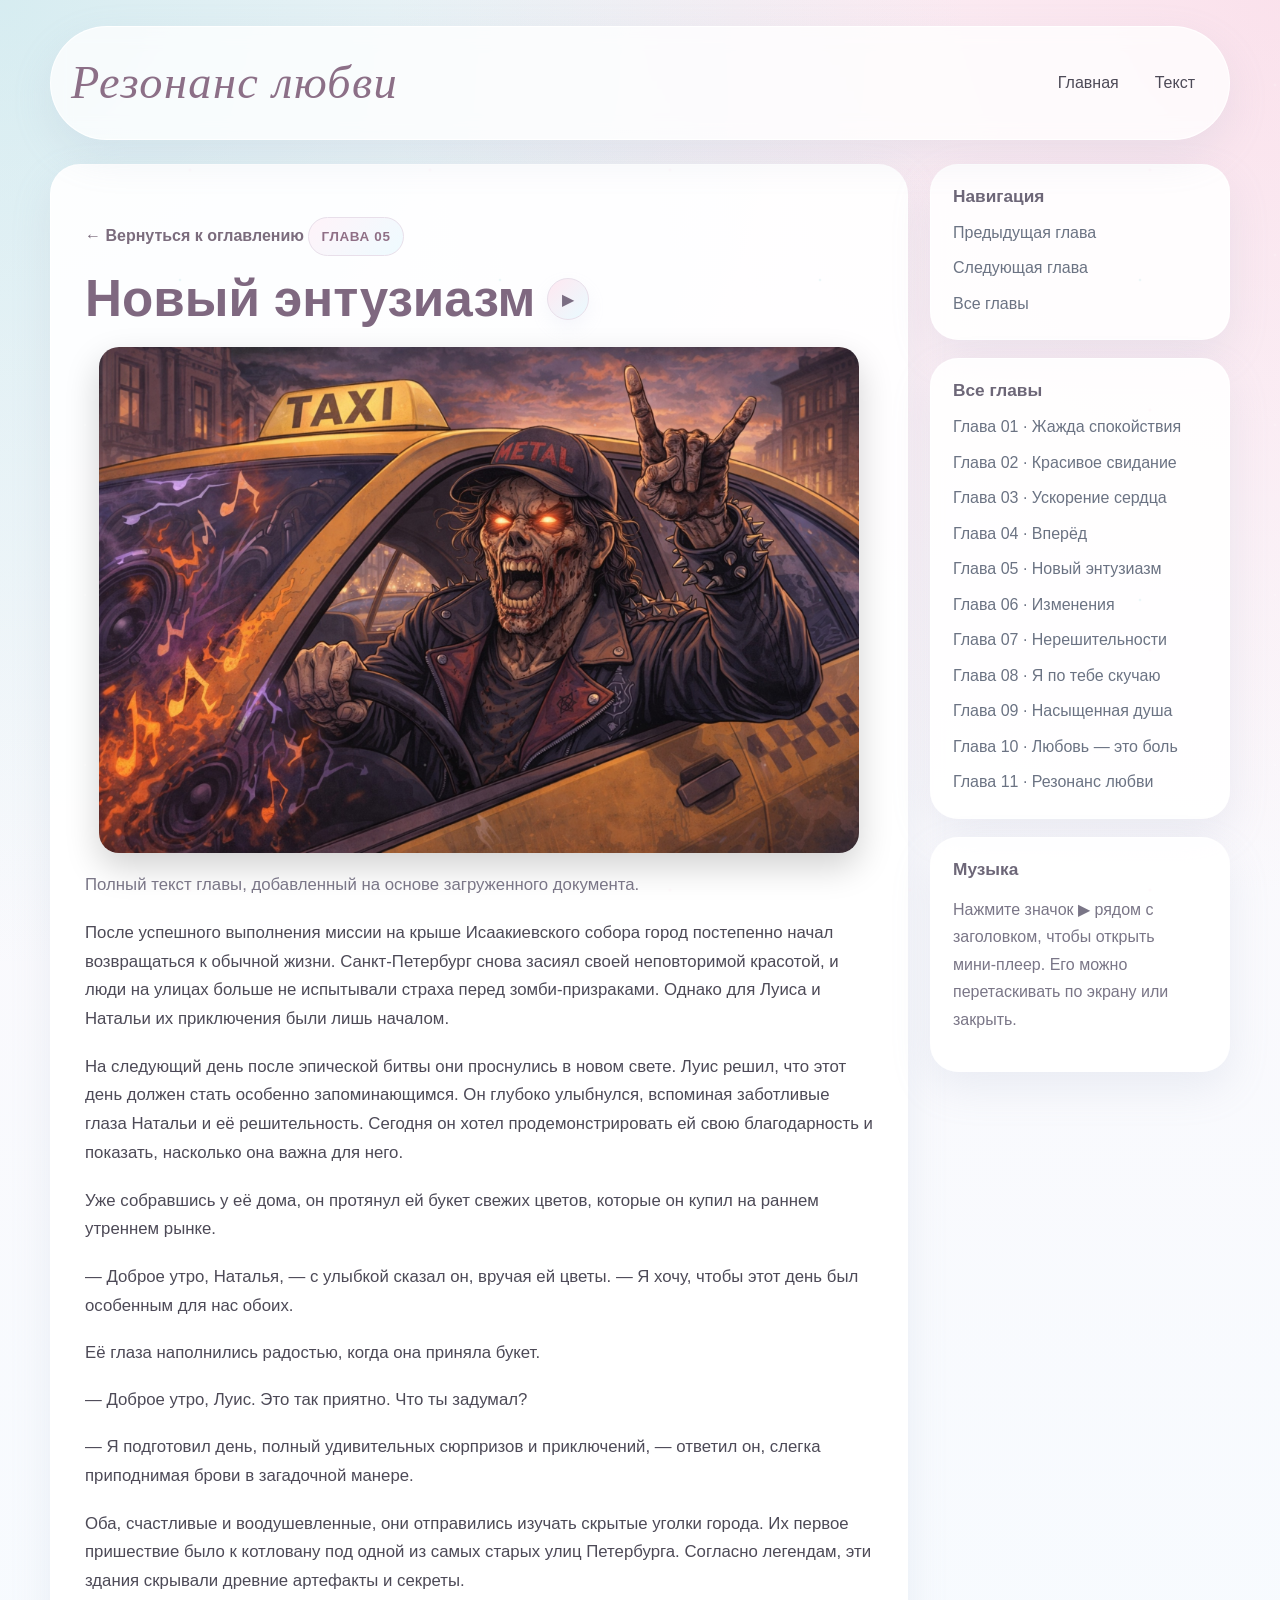
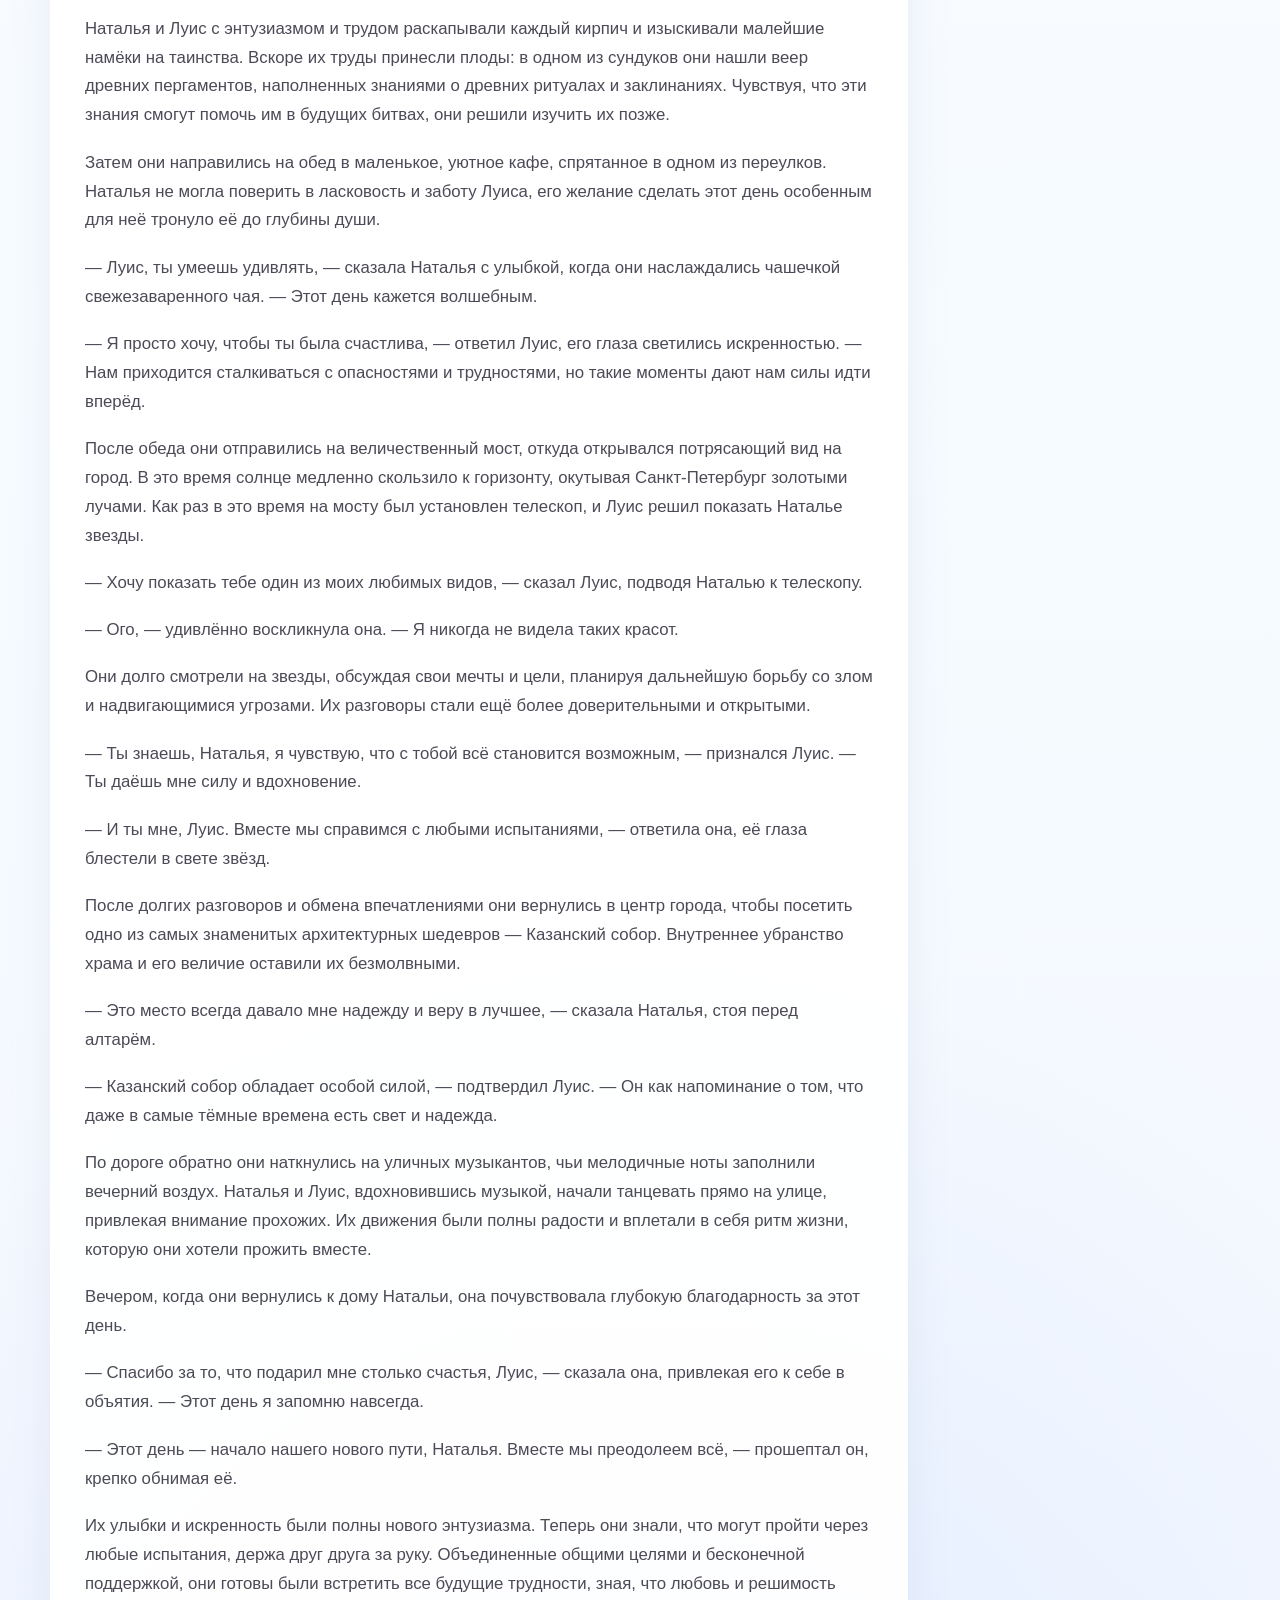
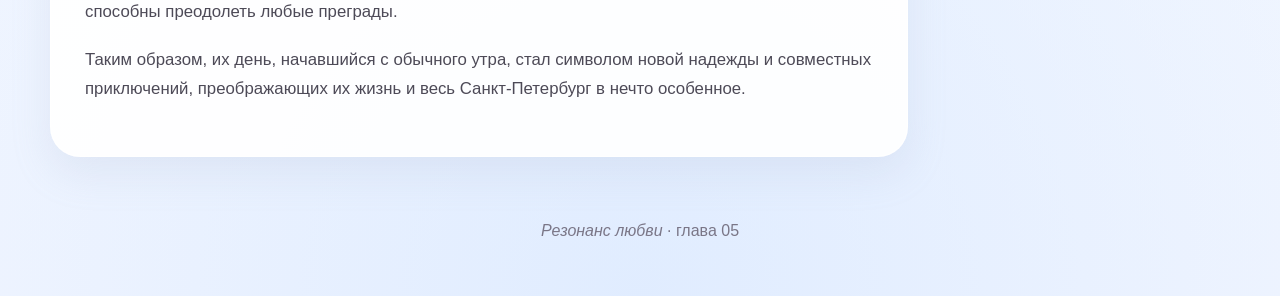
<file: chapter-05.html>
<!DOCTYPE html>
<html lang="ru">
<head>
  <meta charset="UTF-8">
  <meta name="viewport" content="width=device-width, initial-scale=1.0">
  <title>Глава 5: Новый энтузиазм · Резонанс любви</title>
  <link rel="stylesheet" href="assets/style.css">
</head>
<body>
  <header class="site-header">
    <div class="wrap">
      <div class="topbar">
        <div class="brand"><em>Резонанс любви</em></div>
        <nav>
          <a href="index.html">Главная</a>
          <a href="#texto">Текст</a>
        </nav>
      </div>
    </div>
  </header>

  <main class="wrap">
    <div class="chapter-shell">
      <article class="chapter-article" id="texto">
        <a class="back-link" href="index.html">← Вернуться к оглавлению</a>
        <span class="eyebrow" style="margin-top:18px;">Глава 05</span>
        <div class="chapter-title-row">
          <h1>Новый энтузиазм</h1>
          <button class="play-icon-btn" type="button" aria-label="Воспроизвести музыку главы" onclick="playChapterTrack(4)">▶</button>
        </div>
        
        <div class="chapter-image">
          <img src="assets/img/chapter5.jpg" alt="Зомби‑таксист в Санкт‑Петербурге">
        </div>
        <p class="lead">Полный текст главы, добавленный на основе загруженного документа.</p>
        <p>После успешного выполнения миссии на крыше Исаакиевского собора город постепенно начал возвращаться к обычной жизни. Санкт-Петербург снова засиял своей неповторимой красотой, и люди на улицах больше не испытывали страха перед зомби-призраками. Однако для Луиса и Натальи их приключения были лишь началом.</p>
<p>На следующий день после эпической битвы они проснулись в новом свете. Луис решил, что этот день должен стать особенно запоминающимся. Он глубоко улыбнулся, вспоминая заботливые глаза Натальи и её решительность. Сегодня он хотел продемонстрировать ей свою благодарность и показать, насколько она важна для него.</p>
<p>Уже собравшись у её дома, он протянул ей букет свежих цветов, которые он купил на раннем утреннем рынке.</p>
<p>— Доброе утро, Наталья, — с улыбкой сказал он, вручая ей цветы. — Я хочу, чтобы этот день был особенным для нас обоих.</p>
<p>Её глаза наполнились радостью, когда она приняла букет.</p>
<p>— Доброе утро, Луис. Это так приятно. Что ты задумал?</p>
<p>— Я подготовил день, полный удивительных сюрпризов и приключений, — ответил он, слегка приподнимая брови в загадочной манере.</p>
<p>Оба, счастливые и воодушевленные, они отправились изучать скрытые уголки города. Их первое пришествие было к котловану под одной из самых старых улиц Петербурга. Согласно легендам, эти здания скрывали древние артефакты и секреты.</p>
<p>Наталья и Луис с энтузиазмом и трудом раскапывали каждый кирпич и изыскивали малейшие намёки на таинства. Вскоре их труды принесли плоды: в одном из сундуков они нашли веер древних пергаментов, наполненных знаниями о древних ритуалах и заклинаниях. Чувствуя, что эти знания смогут помочь им в будущих битвах, они решили изучить их позже.</p>
<p>Затем они направились на обед в маленькое, уютное кафе, спрятанное в одном из переулков. Наталья не могла поверить в ласковость и заботу Луиса, его желание сделать этот день особенным для неё тронуло её до глубины души.</p>
<p>— Луис, ты умеешь удивлять, — сказала Наталья с улыбкой, когда они наслаждались чашечкой свежезаваренного чая. — Этот день кажется волшебным.</p>
<p>— Я просто хочу, чтобы ты была счастлива, — ответил Луис, его глаза светились искренностью. — Нам приходится сталкиваться с опасностями и трудностями, но такие моменты дают нам силы идти вперёд.</p>
<p>После обеда они отправились на величественный мост, откуда открывался потрясающий вид на город. В это время солнце медленно скользило к горизонту, окутывая Санкт-Петербург золотыми лучами. Как раз в это время на мосту был установлен телескоп, и Луис решил показать Наталье звезды.</p>
<p>— Хочу показать тебе один из моих любимых видов, — сказал Луис, подводя Наталью к телескопу.</p>
<p>— Ого, — удивлённо воскликнула она. — Я никогда не видела таких красот.</p>
<p>Они долго смотрели на звезды, обсуждая свои мечты и цели, планируя дальнейшую борьбу со злом и надвигающимися угрозами. Их разговоры стали ещё более доверительными и открытыми.</p>
<p>— Ты знаешь, Наталья, я чувствую, что с тобой всё становится возможным, — признался Луис. — Ты даёшь мне силу и вдохновение.</p>
<p>— И ты мне, Луис. Вместе мы справимся с любыми испытаниями, — ответила она, её глаза блестели в свете звёзд.</p>
<p>После долгих разговоров и обмена впечатлениями они вернулись в центр города, чтобы посетить одно из самых знаменитых архитектурных шедевров — Казанский собор. Внутреннее убранство храма и его величие оставили их безмолвными.</p>
<p>— Это место всегда давало мне надежду и веру в лучшее, — сказала Наталья, стоя перед алтарём.</p>
<p>— Казанский собор обладает особой силой, — подтвердил Луис. — Он как напоминание о том, что даже в самые тёмные времена есть свет и надежда.</p>
<p>По дороге обратно они наткнулись на уличных музыкантов, чьи мелодичные ноты заполнили вечерний воздух. Наталья и Луис, вдохновившись музыкой, начали танцевать прямо на улице, привлекая внимание прохожих. Их движения были полны радости и вплетали в себя ритм жизни, которую они хотели прожить вместе.</p>
<p>Вечером, когда они вернулись к дому Натальи, она почувствовала глубокую благодарность за этот день.</p>
<p>— Спасибо за то, что подарил мне столько счастья, Луис, — сказала она, привлекая его к себе в объятия. — Этот день я запомню навсегда.</p>
<p>— Этот день — начало нашего нового пути, Наталья. Вместе мы преодолеем всё, — прошептал он, крепко обнимая её.</p>
<p>Их улыбки и искренность были полны нового энтузиазма. Теперь они знали, что могут пройти через любые испытания, держа друг друга за руку. Объединенные общими целями и бесконечной поддержкой, они готовы были встретить все будущие трудности, зная, что любовь и решимость способны преодолеть любые преграды.</p>
<p>Таким образом, их день, начавшийся с обычного утра, стал символом новой надежды и совместных приключений, преображающих их жизнь и весь Санкт-Петербург в нечто особенное.</p>
      </article>

      <aside class="sidebar">
        <div class="side-box">
          <h3>Навигация</h3>
          <div class="list-links">
            <a href="chapter-04.html">Предыдущая глава</a>
            <a href="chapter-06.html">Следующая глава</a>
            <a href="index.html#capitulos">Все главы</a>
          </div>
        </div>

        <div class="side-box">
          <h3>Все главы</h3>
          <div class="list-links">
            <a href="chapter-01.html">Глава 01 · Жажда спокойствия</a>
<a href="chapter-02.html">Глава 02 · Красивое свидание</a>
<a href="chapter-03.html">Глава 03 · Ускорение сердца</a>
<a href="chapter-04.html">Глава 04 · Вперёд</a>
<a href="chapter-05.html">Глава 05 · Новый энтузиазм</a>
<a href="chapter-06.html">Глава 06 · Изменения</a>
<a href="chapter-07.html">Глава 07 · Нерешительности</a>
<a href="chapter-08.html">Глава 08 · Я по тебе скучаю</a>
<a href="chapter-09.html">Глава 09 · Насыщенная душа</a>
<a href="chapter-10.html">Глава 10 · Любовь — это боль</a>
<a href="chapter-11.html">Глава 11 · Резонанс любви</a>
          </div>
        </div>

        <div class="side-box">
          <h3>Музыка</h3>
          <p class="muted">Нажмите значок ▶ рядом с заголовком, чтобы открыть мини‑плеер. Его можно перетаскивать по экрану или закрыть.</p>
        </div>
      </aside>
    </div>
  </main>

  
<div class="mini-player" id="miniPlayer" aria-live="polite">
  <div class="mini-head" id="miniHead">
    <div class="mini-title" id="miniPlayerTitle">Плеер</div>
    <div class="mini-actions">
      <button class="mini-action" id="miniMinimize" type="button">—</button>
      <button class="mini-action" id="miniClose" type="button">×</button>
    </div>
  </div>
  <div class="mini-body">
    <div class="mini-track" id="miniTrack">Трек не выбран</div>
    <div class="mini-chapter" id="miniChapter">Нажмите play внутри главы</div>
    <div class="mini-controls">
      <button class="mini-btn" id="miniPrev" type="button">⟵</button>
      <button class="mini-btn primary" id="miniPlayPause" type="button">▶</button>
      <button class="mini-btn" id="miniNext" type="button">⟶</button>
    </div>
    <div class="mini-progress-wrap">
      <span class="mini-time" id="miniCurrentTime">0:00</span>
      <input id="miniProgress" type="range" min="0" max="100" value="0">
      <span class="mini-time" id="miniDuration">0:00</span>
    </div>
    <div class="mini-volume">
      <label for="miniVolume">Громк.</label>
      <input id="miniVolume" type="range" min="0" max="1" step="0.01" value="0.85">
    </div>
  </div>
  <audio id="floatingAudio" preload="metadata"></audio>
</div>

<script>window.PLAYLIST = [{"num":1,"title":"Жажда спокойствия","trackName":"Жажда спокойствия","file":"assets/audio/01.mp3"},{"num":2,"title":"Красивое свидание","trackName":"Насыщенная душа","file":"assets/audio/02.mp3"},{"num":3,"title":"Ускорение сердца","trackName":"Ускорение","file":"assets/audio/03.mp3"},{"num":4,"title":"Вперёд","trackName":"Вперёд","file":"assets/audio/04.mp3"},{"num":5,"title":"Новый энтузиазм","trackName":"Новый энтузиазм","file":"assets/audio/05.mp3"},{"num":6,"title":"Изменения","trackName":"Нерешительности","file":"assets/audio/06.mp3"},{"num":7,"title":"Нерешительности","trackName":"Нерешительности","file":"assets/audio/07.mp3"},{"num":8,"title":"Я по тебе скучаю","trackName":"Я по тебе скучаю","file":"assets/audio/08.mp3"},{"num":9,"title":"Насыщенная душа","trackName":"Насыщенная душа","file":"assets/audio/09.mp3"},{"num":10,"title":"Любовь — это боль","trackName":"Любовь — это боль","file":"assets/audio/10.mp3"},{"num":11,"title":"Резонанс любви","trackName":"Резонанс любви","file":"assets/audio/11.mp3"}];</script>
  <script>window.DEFAULT_TRACK_INDEX = 4;</script>
  <script src="assets/player.js"></script>

  <div class="wrap footer">
    <p><em>Резонанс любви</em> · глава 05</p>
  </div>
</body>
</html>
</file>
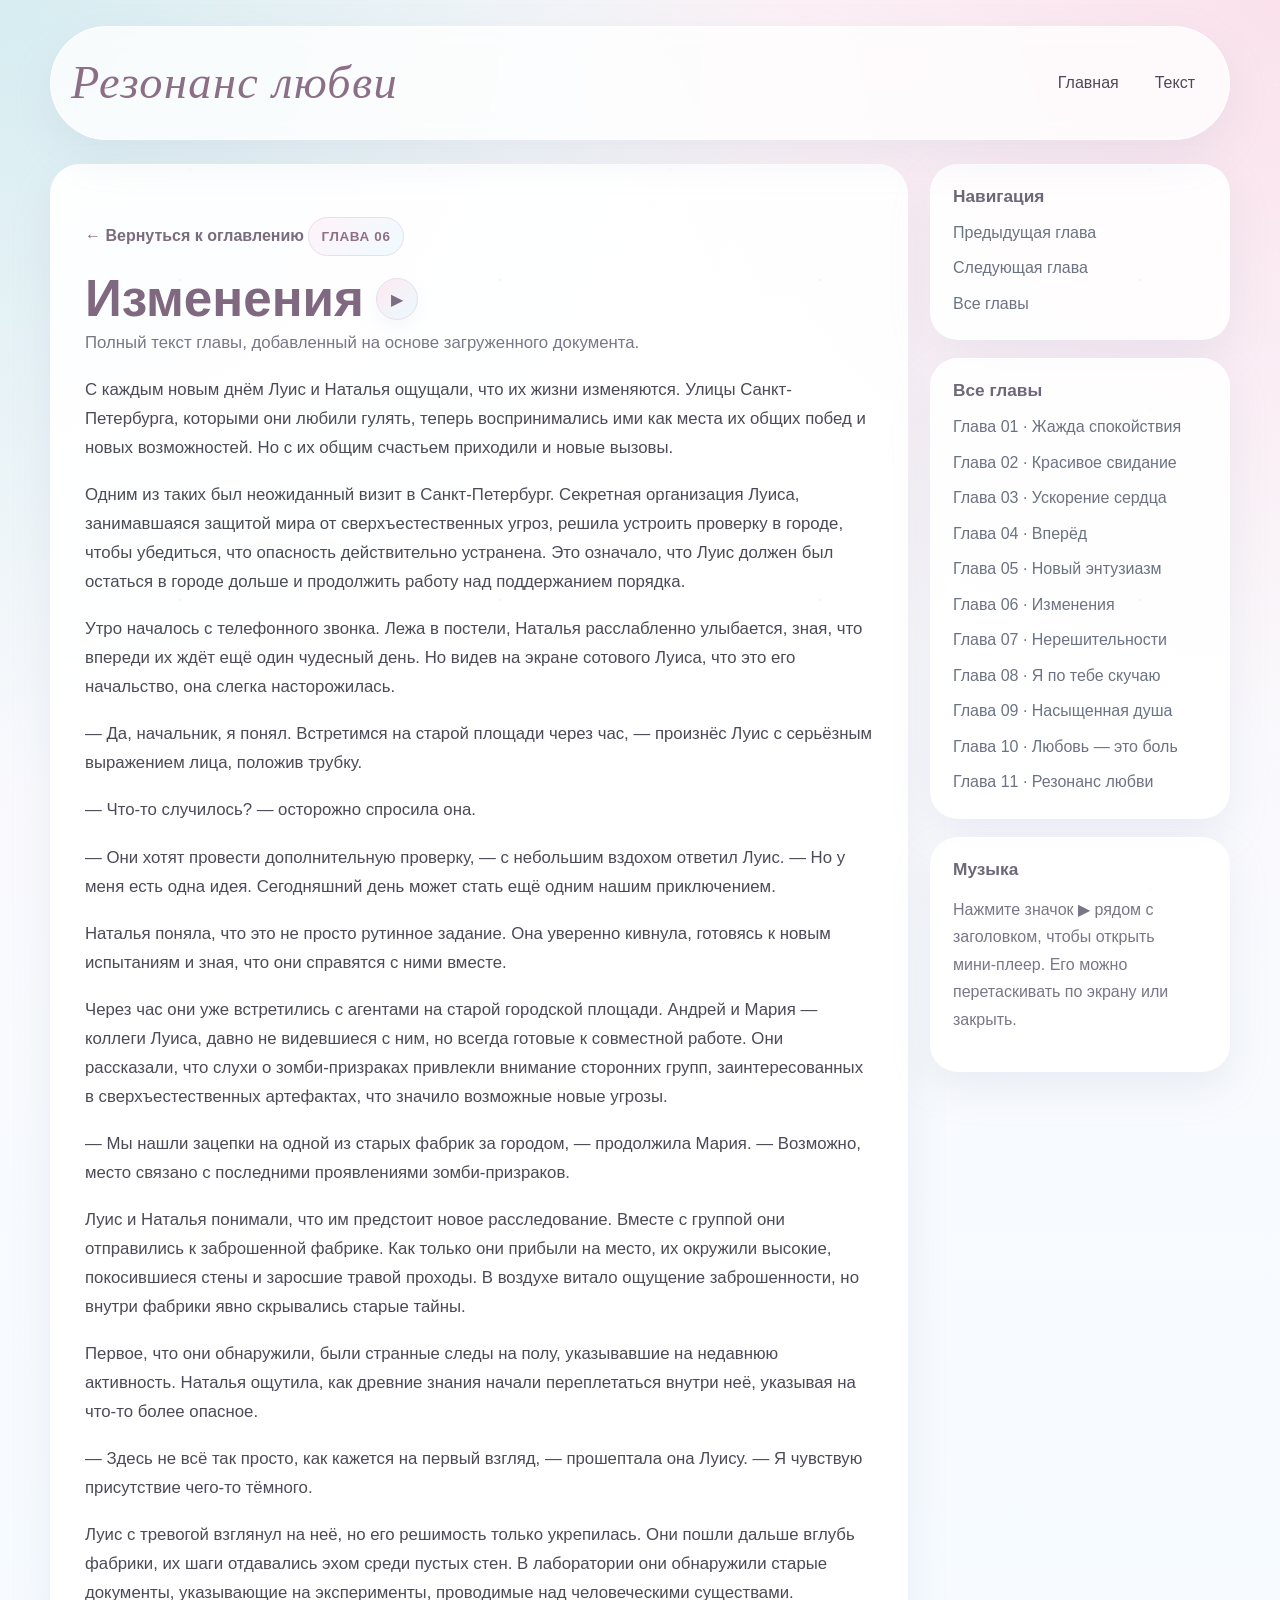
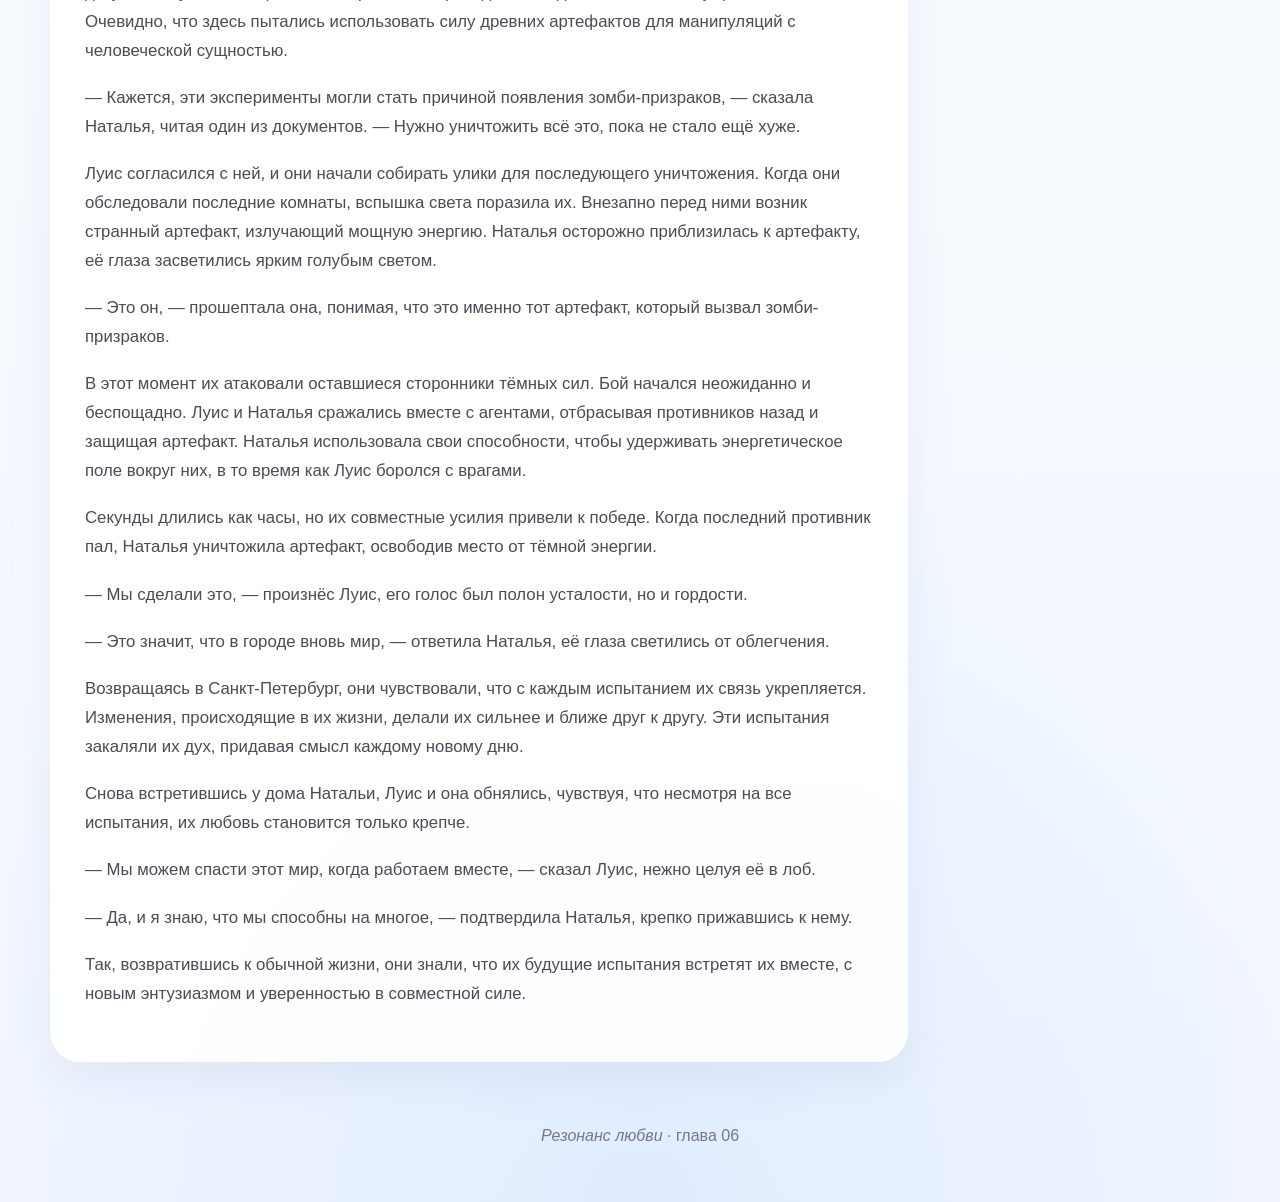
<file: chapter-06.html>
<!DOCTYPE html>
<html lang="ru">
<head>
  <meta charset="UTF-8">
  <meta name="viewport" content="width=device-width, initial-scale=1.0">
  <title>Глава 6: Изменения · Резонанс любви</title>
  <link rel="stylesheet" href="assets/style.css">
</head>
<body>
  <header class="site-header">
    <div class="wrap">
      <div class="topbar">
        <div class="brand"><em>Резонанс любви</em></div>
        <nav>
          <a href="index.html">Главная</a>
          <a href="#texto">Текст</a>
        </nav>
      </div>
    </div>
  </header>

  <main class="wrap">
    <div class="chapter-shell">
      <article class="chapter-article" id="texto">
        <a class="back-link" href="index.html">← Вернуться к оглавлению</a>
        <span class="eyebrow" style="margin-top:18px;">Глава 06</span>
        <div class="chapter-title-row">
          <h1>Изменения</h1>
          <button class="play-icon-btn" type="button" aria-label="Воспроизвести музыку главы" onclick="playChapterTrack(5)">▶</button>
        </div>
        <p class="lead">Полный текст главы, добавленный на основе загруженного документа.</p>
        <p>С каждым новым днём Луис и Наталья ощущали, что их жизни изменяются. Улицы Санкт-Петербурга, которыми они любили гулять, теперь воспринимались ими как места их общих побед и новых возможностей. Но с их общим счастьем приходили и новые вызовы.</p>
<p>Одним из таких был неожиданный визит в Санкт-Петербург. Секретная организация Луиса, занимавшаяся защитой мира от сверхъестественных угроз, решила устроить проверку в городе, чтобы убедиться, что опасность действительно устранена. Это означало, что Луис должен был остаться в городе дольше и продолжить работу над поддержанием порядка.</p>
<p>Утро началось с телефонного звонка. Лежа в постели, Наталья расслабленно улыбается, зная, что впереди их ждёт ещё один чудесный день. Но видев на экране сотового Луиса, что это его начальство, она слегка насторожилась.</p>
<p>— Да, начальник, я понял. Встретимся на старой площади через час, — произнёс Луис с серьёзным выражением лица, положив трубку.</p>
<p>— Что-то случилось? — осторожно спросила она.</p>
<p>— Они хотят провести дополнительную проверку, — с небольшим вздохом ответил Луис. — Но у меня есть одна идея. Сегодняшний день может стать ещё одним нашим приключением.</p>
<p>Наталья поняла, что это не просто рутинное задание. Она уверенно кивнула, готовясь к новым испытаниям и зная, что они справятся с ними вместе.</p>
<p>Через час они уже встретились с агентами на старой городской площади. Андрей и Мария — коллеги Луиса, давно не видевшиеся с ним, но всегда готовые к совместной работе. Они рассказали, что слухи о зомби-призраках привлекли внимание сторонних групп, заинтересованных в сверхъестественных артефактах, что значило возможные новые угрозы.</p>
<p>— Мы нашли зацепки на одной из старых фабрик за городом, — продолжила Мария. — Возможно, место связано с последними проявлениями зомби-призраков.</p>
<p>Луис и Наталья понимали, что им предстоит новое расследование. Вместе с группой они отправились к заброшенной фабрике. Как только они прибыли на место, их окружили высокие, покосившиеся стены и заросшие травой проходы. В воздухе витало ощущение заброшенности, но внутри фабрики явно скрывались старые тайны.</p>
<p>Первое, что они обнаружили, были странные следы на полу, указывавшие на недавнюю активность. Наталья ощутила, как древние знания начали переплетаться внутри неё, указывая на что-то более опасное.</p>
<p>— Здесь не всё так просто, как кажется на первый взгляд, — прошептала она Луису. — Я чувствую присутствие чего-то тёмного.</p>
<p>Луис с тревогой взглянул на неё, но его решимость только укрепилась. Они пошли дальше вглубь фабрики, их шаги отдавались эхом среди пустых стен. В лаборатории они обнаружили старые документы, указывающие на эксперименты, проводимые над человеческими существами. Очевидно, что здесь пытались использовать силу древних артефактов для манипуляций с человеческой сущностью.</p>
<p>— Кажется, эти эксперименты могли стать причиной появления зомби-призраков, — сказала Наталья, читая один из документов. — Нужно уничтожить всё это, пока не стало ещё хуже.</p>
<p>Луис согласился с ней, и они начали собирать улики для последующего уничтожения. Когда они обследовали последние комнаты, вспышка света поразила их. Внезапно перед ними возник странный артефакт, излучающий мощную энергию. Наталья осторожно приблизилась к артефакту, её глаза засветились ярким голубым светом.</p>
<p>— Это он, — прошептала она, понимая, что это именно тот артефакт, который вызвал зомби-призраков.</p>
<p>В этот момент их атаковали оставшиеся сторонники тёмных сил. Бой начался неожиданно и беспощадно. Луис и Наталья сражались вместе с агентами, отбрасывая противников назад и защищая артефакт. Наталья использовала свои способности, чтобы удерживать энергетическое поле вокруг них, в то время как Луис боролся с врагами.</p>
<p>Секунды длились как часы, но их совместные усилия привели к победе. Когда последний противник пал, Наталья уничтожила артефакт, освободив место от тёмной энергии.</p>
<p>— Мы сделали это, — произнёс Луис, его голос был полон усталости, но и гордости.</p>
<p>— Это значит, что в городе вновь мир, — ответила Наталья, её глаза светились от облегчения.</p>
<p>Возвращаясь в Санкт-Петербург, они чувствовали, что с каждым испытанием их связь укрепляется. Изменения, происходящие в их жизни, делали их сильнее и ближе друг к другу. Эти испытания закаляли их дух, придавая смысл каждому новому дню.</p>
<p>Снова встретившись у дома Натальи, Луис и она обнялись, чувствуя, что несмотря на все испытания, их любовь становится только крепче.</p>
<p>— Мы можем спасти этот мир, когда работаем вместе, — сказал Луис, нежно целуя её в лоб.</p>
<p>— Да, и я знаю, что мы способны на многое, — подтвердила Наталья, крепко прижавшись к нему.</p>
<p>Так, возвратившись к обычной жизни, они знали, что их будущие испытания встретят их вместе, с новым энтузиазмом и уверенностью в совместной силе.</p>
      </article>

      <aside class="sidebar">
        <div class="side-box">
          <h3>Навигация</h3>
          <div class="list-links">
            <a href="chapter-05.html">Предыдущая глава</a>
            <a href="chapter-07.html">Следующая глава</a>
            <a href="index.html#capitulos">Все главы</a>
          </div>
        </div>

        <div class="side-box">
          <h3>Все главы</h3>
          <div class="list-links">
            <a href="chapter-01.html">Глава 01 · Жажда спокойствия</a>
<a href="chapter-02.html">Глава 02 · Красивое свидание</a>
<a href="chapter-03.html">Глава 03 · Ускорение сердца</a>
<a href="chapter-04.html">Глава 04 · Вперёд</a>
<a href="chapter-05.html">Глава 05 · Новый энтузиазм</a>
<a href="chapter-06.html">Глава 06 · Изменения</a>
<a href="chapter-07.html">Глава 07 · Нерешительности</a>
<a href="chapter-08.html">Глава 08 · Я по тебе скучаю</a>
<a href="chapter-09.html">Глава 09 · Насыщенная душа</a>
<a href="chapter-10.html">Глава 10 · Любовь — это боль</a>
<a href="chapter-11.html">Глава 11 · Резонанс любви</a>
          </div>
        </div>

        <div class="side-box">
          <h3>Музыка</h3>
          <p class="muted">Нажмите значок ▶ рядом с заголовком, чтобы открыть мини‑плеер. Его можно перетаскивать по экрану или закрыть.</p>
        </div>
      </aside>
    </div>
  </main>

  
<div class="mini-player" id="miniPlayer" aria-live="polite">
  <div class="mini-head" id="miniHead">
    <div class="mini-title" id="miniPlayerTitle">Плеер</div>
    <div class="mini-actions">
      <button class="mini-action" id="miniMinimize" type="button">—</button>
      <button class="mini-action" id="miniClose" type="button">×</button>
    </div>
  </div>
  <div class="mini-body">
    <div class="mini-track" id="miniTrack">Трек не выбран</div>
    <div class="mini-chapter" id="miniChapter">Нажмите play внутри главы</div>
    <div class="mini-controls">
      <button class="mini-btn" id="miniPrev" type="button">⟵</button>
      <button class="mini-btn primary" id="miniPlayPause" type="button">▶</button>
      <button class="mini-btn" id="miniNext" type="button">⟶</button>
    </div>
    <div class="mini-progress-wrap">
      <span class="mini-time" id="miniCurrentTime">0:00</span>
      <input id="miniProgress" type="range" min="0" max="100" value="0">
      <span class="mini-time" id="miniDuration">0:00</span>
    </div>
    <div class="mini-volume">
      <label for="miniVolume">Громк.</label>
      <input id="miniVolume" type="range" min="0" max="1" step="0.01" value="0.85">
    </div>
  </div>
  <audio id="floatingAudio" preload="metadata"></audio>
</div>

<script>window.PLAYLIST = [{"num":1,"title":"Жажда спокойствия","trackName":"Жажда спокойствия","file":"assets/audio/01.mp3"},{"num":2,"title":"Красивое свидание","trackName":"Насыщенная душа","file":"assets/audio/02.mp3"},{"num":3,"title":"Ускорение сердца","trackName":"Ускорение","file":"assets/audio/03.mp3"},{"num":4,"title":"Вперёд","trackName":"Вперёд","file":"assets/audio/04.mp3"},{"num":5,"title":"Новый энтузиазм","trackName":"Новый энтузиазм","file":"assets/audio/05.mp3"},{"num":6,"title":"Изменения","trackName":"Нерешительности","file":"assets/audio/06.mp3"},{"num":7,"title":"Нерешительности","trackName":"Нерешительности","file":"assets/audio/07.mp3"},{"num":8,"title":"Я по тебе скучаю","trackName":"Я по тебе скучаю","file":"assets/audio/08.mp3"},{"num":9,"title":"Насыщенная душа","trackName":"Насыщенная душа","file":"assets/audio/09.mp3"},{"num":10,"title":"Любовь — это боль","trackName":"Любовь — это боль","file":"assets/audio/10.mp3"},{"num":11,"title":"Резонанс любви","trackName":"Резонанс любви","file":"assets/audio/11.mp3"}];</script>
  <script>window.DEFAULT_TRACK_INDEX = 5;</script>
  <script src="assets/player.js"></script>

  <div class="wrap footer">
    <p><em>Резонанс любви</em> · глава 06</p>
  </div>
</body>
</html>
</file>
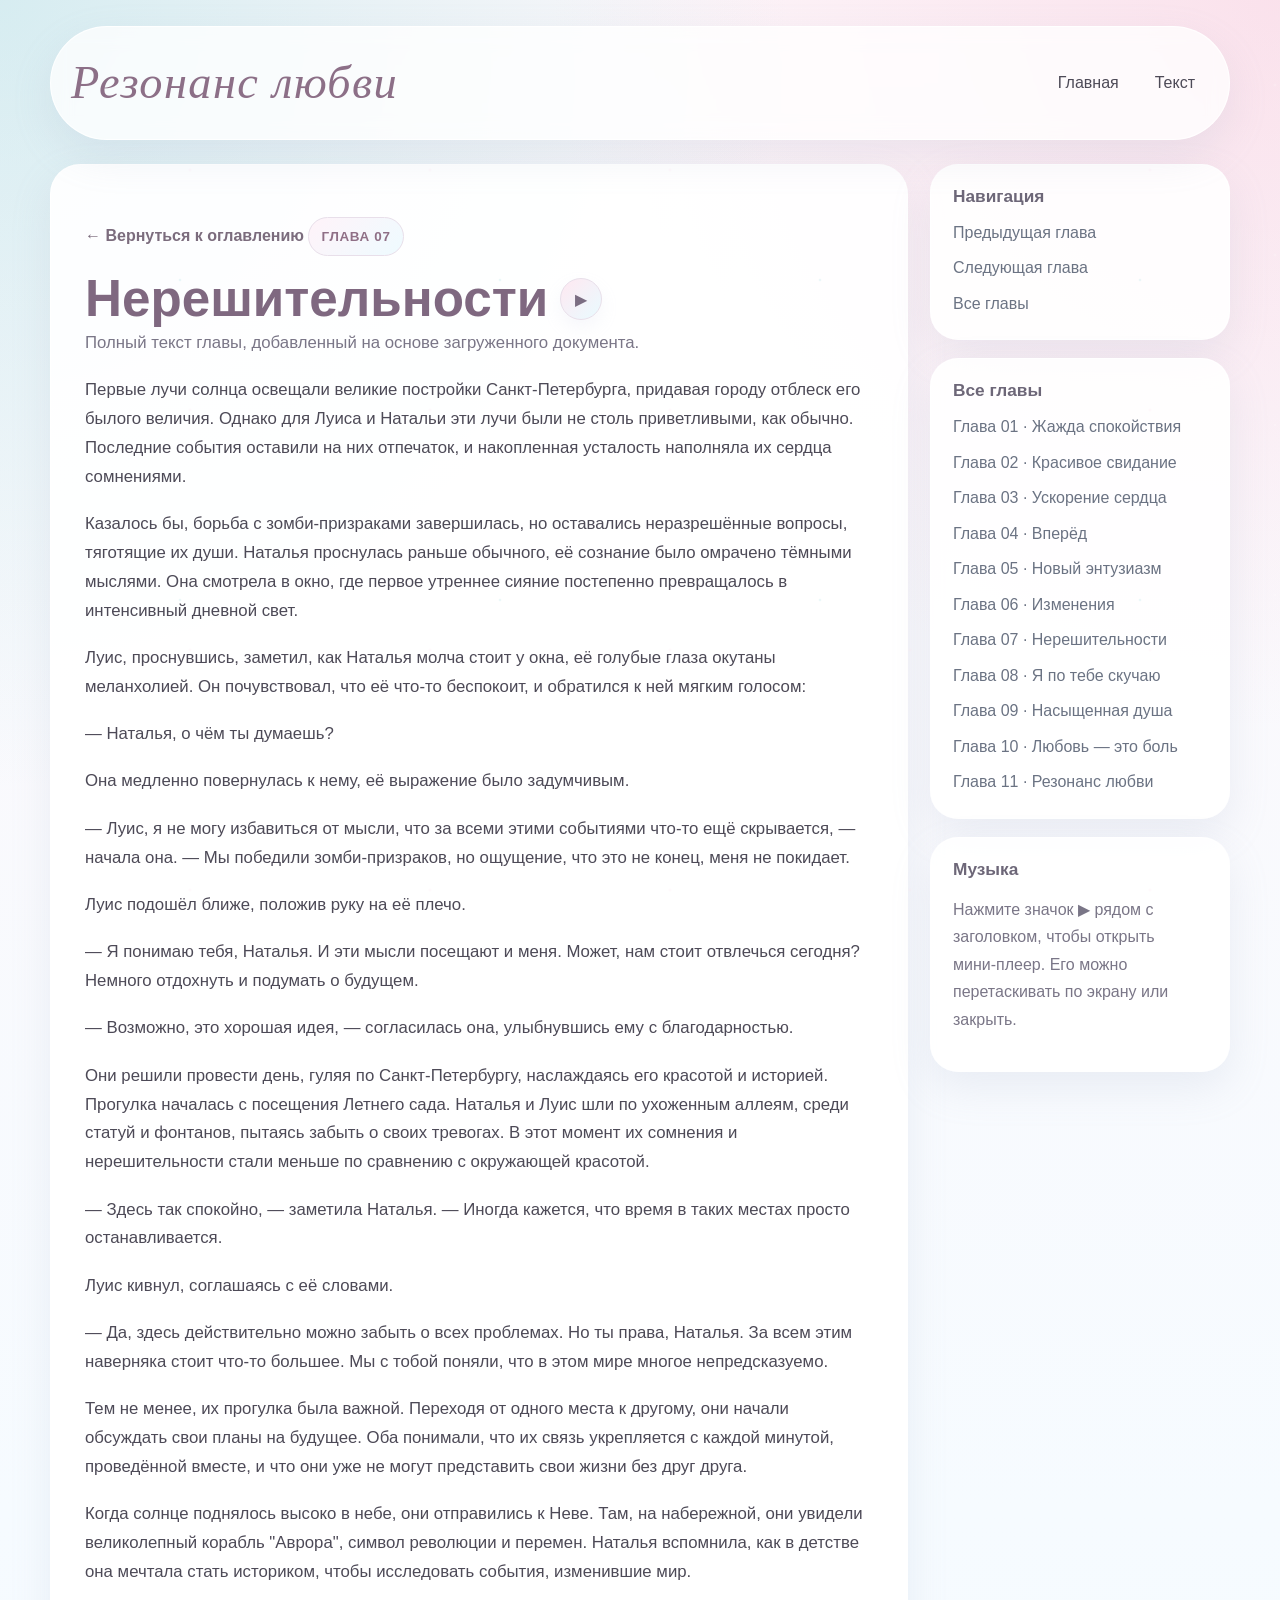
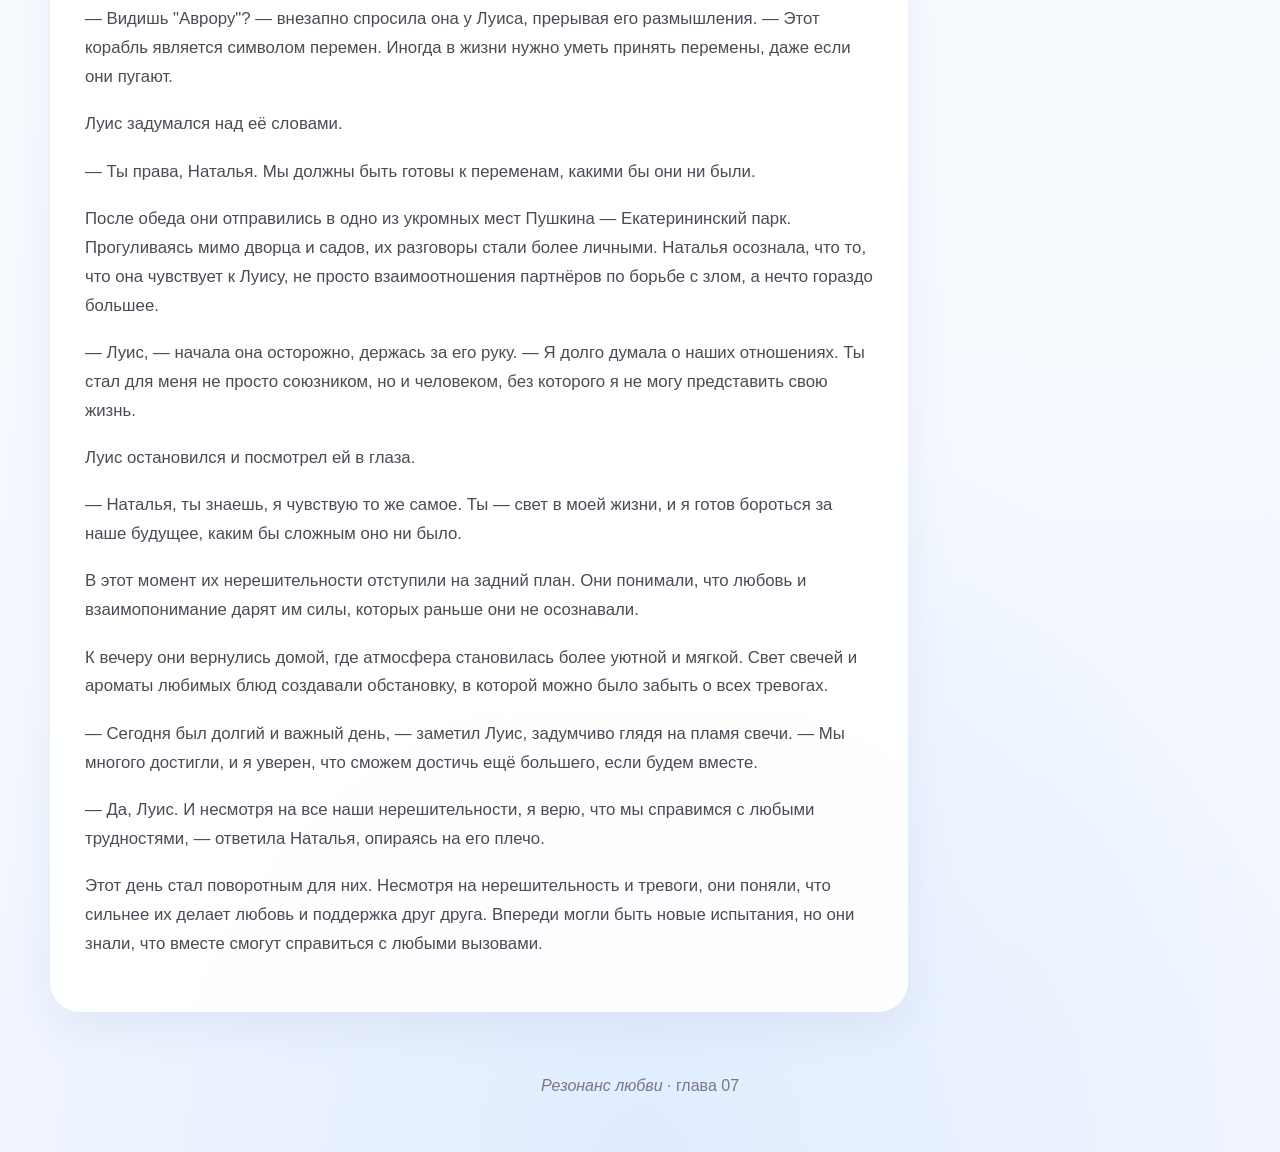
<file: chapter-07.html>
<!DOCTYPE html>
<html lang="ru">
<head>
  <meta charset="UTF-8">
  <meta name="viewport" content="width=device-width, initial-scale=1.0">
  <title>Глава 7: Нерешительности · Резонанс любви</title>
  <link rel="stylesheet" href="assets/style.css">
</head>
<body>
  <header class="site-header">
    <div class="wrap">
      <div class="topbar">
        <div class="brand"><em>Резонанс любви</em></div>
        <nav>
          <a href="index.html">Главная</a>
          <a href="#texto">Текст</a>
        </nav>
      </div>
    </div>
  </header>

  <main class="wrap">
    <div class="chapter-shell">
      <article class="chapter-article" id="texto">
        <a class="back-link" href="index.html">← Вернуться к оглавлению</a>
        <span class="eyebrow" style="margin-top:18px;">Глава 07</span>
        <div class="chapter-title-row">
          <h1>Нерешительности</h1>
          <button class="play-icon-btn" type="button" aria-label="Воспроизвести музыку главы" onclick="playChapterTrack(6)">▶</button>
        </div>
        <p class="lead">Полный текст главы, добавленный на основе загруженного документа.</p>
        <p>Первые лучи солнца освещали великие постройки Санкт-Петербурга, придавая городу отблеск его былого величия. Однако для Луиса и Натальи эти лучи были не столь приветливыми, как обычно. Последние события оставили на них отпечаток, и накопленная усталость наполняла их сердца сомнениями.</p>
<p>Казалось бы, борьба с зомби-призраками завершилась, но оставались неразрешённые вопросы, тяготящие их души. Наталья проснулась раньше обычного, её сознание было омрачено тёмными мыслями. Она смотрела в окно, где первое утреннее сияние постепенно превращалось в интенсивный дневной свет.</p>
<p>Луис, проснувшись, заметил, как Наталья молча стоит у окна, её голубые глаза окутаны меланхолией. Он почувствовал, что её что-то беспокоит, и обратился к ней мягким голосом:</p>
<p>— Наталья, о чём ты думаешь?</p>
<p>Она медленно повернулась к нему, её выражение было задумчивым.</p>
<p>— Луис, я не могу избавиться от мысли, что за всеми этими событиями что-то ещё скрывается, — начала она. — Мы победили зомби-призраков, но ощущение, что это не конец, меня не покидает.</p>
<p>Луис подошёл ближе, положив руку на её плечо.</p>
<p>— Я понимаю тебя, Наталья. И эти мысли посещают и меня. Может, нам стоит отвлечься сегодня? Немного отдохнуть и подумать о будущем.</p>
<p>— Возможно, это хорошая идея, — согласилась она, улыбнувшись ему с благодарностью.</p>
<p>Они решили провести день, гуляя по Санкт-Петербургу, наслаждаясь его красотой и историей. Прогулка началась с посещения Летнего сада. Наталья и Луис шли по ухоженным аллеям, среди статуй и фонтанов, пытаясь забыть о своих тревогах. В этот момент их сомнения и нерешительности стали меньше по сравнению с окружающей красотой.</p>
<p>— Здесь так спокойно, — заметила Наталья. — Иногда кажется, что время в таких местах просто останавливается.</p>
<p>Луис кивнул, соглашаясь с её словами.</p>
<p>— Да, здесь действительно можно забыть о всех проблемах. Но ты права, Наталья. За всем этим наверняка стоит что-то большее. Мы с тобой поняли, что в этом мире многое непредсказуемо.</p>
<p>Тем не менее, их прогулка была важной. Переходя от одного места к другому, они начали обсуждать свои планы на будущее. Оба понимали, что их связь укрепляется с каждой минутой, проведённой вместе, и что они уже не могут представить свои жизни без друг друга.</p>
<p>Когда солнце поднялось высоко в небе, они отправились к Неве. Там, на набережной, они увидели великолепный корабль &quot;Аврора&quot;, символ революции и перемен. Наталья вспомнила, как в детстве она мечтала стать историком, чтобы исследовать события, изменившие мир.</p>
<p>— Видишь &quot;Аврору&quot;? — внезапно спросила она у Луиса, прерывая его размышления. — Этот корабль является символом перемен. Иногда в жизни нужно уметь принять перемены, даже если они пугают.</p>
<p>Луис задумался над её словами.</p>
<p>— Ты права, Наталья. Мы должны быть готовы к переменам, какими бы они ни были.</p>
<p>После обеда они отправились в одно из укромных мест Пушкина — Екатерининский парк. Прогуливаясь мимо дворца и садов, их разговоры стали более личными. Наталья осознала, что то, что она чувствует к Луису, не просто взаимоотношения партнёров по борьбе с злом, а нечто гораздо большее.</p>
<p>— Луис, — начала она осторожно, держась за его руку. — Я долго думала о наших отношениях. Ты стал для меня не просто союзником, но и человеком, без которого я не могу представить свою жизнь.</p>
<p>Луис остановился и посмотрел ей в глаза.</p>
<p>— Наталья, ты знаешь, я чувствую то же самое. Ты — свет в моей жизни, и я готов бороться за наше будущее, каким бы сложным оно ни было.</p>
<p>В этот момент их нерешительности отступили на задний план. Они понимали, что любовь и взаимопонимание дарят им силы, которых раньше они не осознавали.</p>
<p>К вечеру они вернулись домой, где атмосфера становилась более уютной и мягкой. Свет свечей и ароматы любимых блюд создавали обстановку, в которой можно было забыть о всех тревогах.</p>
<p>— Сегодня был долгий и важный день, — заметил Луис, задумчиво глядя на пламя свечи. — Мы многого достигли, и я уверен, что сможем достичь ещё большего, если будем вместе.</p>
<p>— Да, Луис. И несмотря на все наши нерешительности, я верю, что мы справимся с любыми трудностями, — ответила Наталья, опираясь на его плечо.</p>
<p>Этот день стал поворотным для них. Несмотря на нерешительность и тревоги, они поняли, что сильнее их делает любовь и поддержка друг друга. Впереди могли быть новые испытания, но они знали, что вместе смогут справиться с любыми вызовами.</p>
      </article>

      <aside class="sidebar">
        <div class="side-box">
          <h3>Навигация</h3>
          <div class="list-links">
            <a href="chapter-06.html">Предыдущая глава</a>
            <a href="chapter-08.html">Следующая глава</a>
            <a href="index.html#capitulos">Все главы</a>
          </div>
        </div>

        <div class="side-box">
          <h3>Все главы</h3>
          <div class="list-links">
            <a href="chapter-01.html">Глава 01 · Жажда спокойствия</a>
<a href="chapter-02.html">Глава 02 · Красивое свидание</a>
<a href="chapter-03.html">Глава 03 · Ускорение сердца</a>
<a href="chapter-04.html">Глава 04 · Вперёд</a>
<a href="chapter-05.html">Глава 05 · Новый энтузиазм</a>
<a href="chapter-06.html">Глава 06 · Изменения</a>
<a href="chapter-07.html">Глава 07 · Нерешительности</a>
<a href="chapter-08.html">Глава 08 · Я по тебе скучаю</a>
<a href="chapter-09.html">Глава 09 · Насыщенная душа</a>
<a href="chapter-10.html">Глава 10 · Любовь — это боль</a>
<a href="chapter-11.html">Глава 11 · Резонанс любви</a>
          </div>
        </div>

        <div class="side-box">
          <h3>Музыка</h3>
          <p class="muted">Нажмите значок ▶ рядом с заголовком, чтобы открыть мини‑плеер. Его можно перетаскивать по экрану или закрыть.</p>
        </div>
      </aside>
    </div>
  </main>

  
<div class="mini-player" id="miniPlayer" aria-live="polite">
  <div class="mini-head" id="miniHead">
    <div class="mini-title" id="miniPlayerTitle">Плеер</div>
    <div class="mini-actions">
      <button class="mini-action" id="miniMinimize" type="button">—</button>
      <button class="mini-action" id="miniClose" type="button">×</button>
    </div>
  </div>
  <div class="mini-body">
    <div class="mini-track" id="miniTrack">Трек не выбран</div>
    <div class="mini-chapter" id="miniChapter">Нажмите play внутри главы</div>
    <div class="mini-controls">
      <button class="mini-btn" id="miniPrev" type="button">⟵</button>
      <button class="mini-btn primary" id="miniPlayPause" type="button">▶</button>
      <button class="mini-btn" id="miniNext" type="button">⟶</button>
    </div>
    <div class="mini-progress-wrap">
      <span class="mini-time" id="miniCurrentTime">0:00</span>
      <input id="miniProgress" type="range" min="0" max="100" value="0">
      <span class="mini-time" id="miniDuration">0:00</span>
    </div>
    <div class="mini-volume">
      <label for="miniVolume">Громк.</label>
      <input id="miniVolume" type="range" min="0" max="1" step="0.01" value="0.85">
    </div>
  </div>
  <audio id="floatingAudio" preload="metadata"></audio>
</div>

<script>window.PLAYLIST = [{"num":1,"title":"Жажда спокойствия","trackName":"Жажда спокойствия","file":"assets/audio/01.mp3"},{"num":2,"title":"Красивое свидание","trackName":"Насыщенная душа","file":"assets/audio/02.mp3"},{"num":3,"title":"Ускорение сердца","trackName":"Ускорение","file":"assets/audio/03.mp3"},{"num":4,"title":"Вперёд","trackName":"Вперёд","file":"assets/audio/04.mp3"},{"num":5,"title":"Новый энтузиазм","trackName":"Новый энтузиазм","file":"assets/audio/05.mp3"},{"num":6,"title":"Изменения","trackName":"Нерешительности","file":"assets/audio/06.mp3"},{"num":7,"title":"Нерешительности","trackName":"Нерешительности","file":"assets/audio/07.mp3"},{"num":8,"title":"Я по тебе скучаю","trackName":"Я по тебе скучаю","file":"assets/audio/08.mp3"},{"num":9,"title":"Насыщенная душа","trackName":"Насыщенная душа","file":"assets/audio/09.mp3"},{"num":10,"title":"Любовь — это боль","trackName":"Любовь — это боль","file":"assets/audio/10.mp3"},{"num":11,"title":"Резонанс любви","trackName":"Резонанс любви","file":"assets/audio/11.mp3"}];</script>
  <script>window.DEFAULT_TRACK_INDEX = 6;</script>
  <script src="assets/player.js"></script>

  <div class="wrap footer">
    <p><em>Резонанс любви</em> · глава 07</p>
  </div>
</body>
</html>
</file>
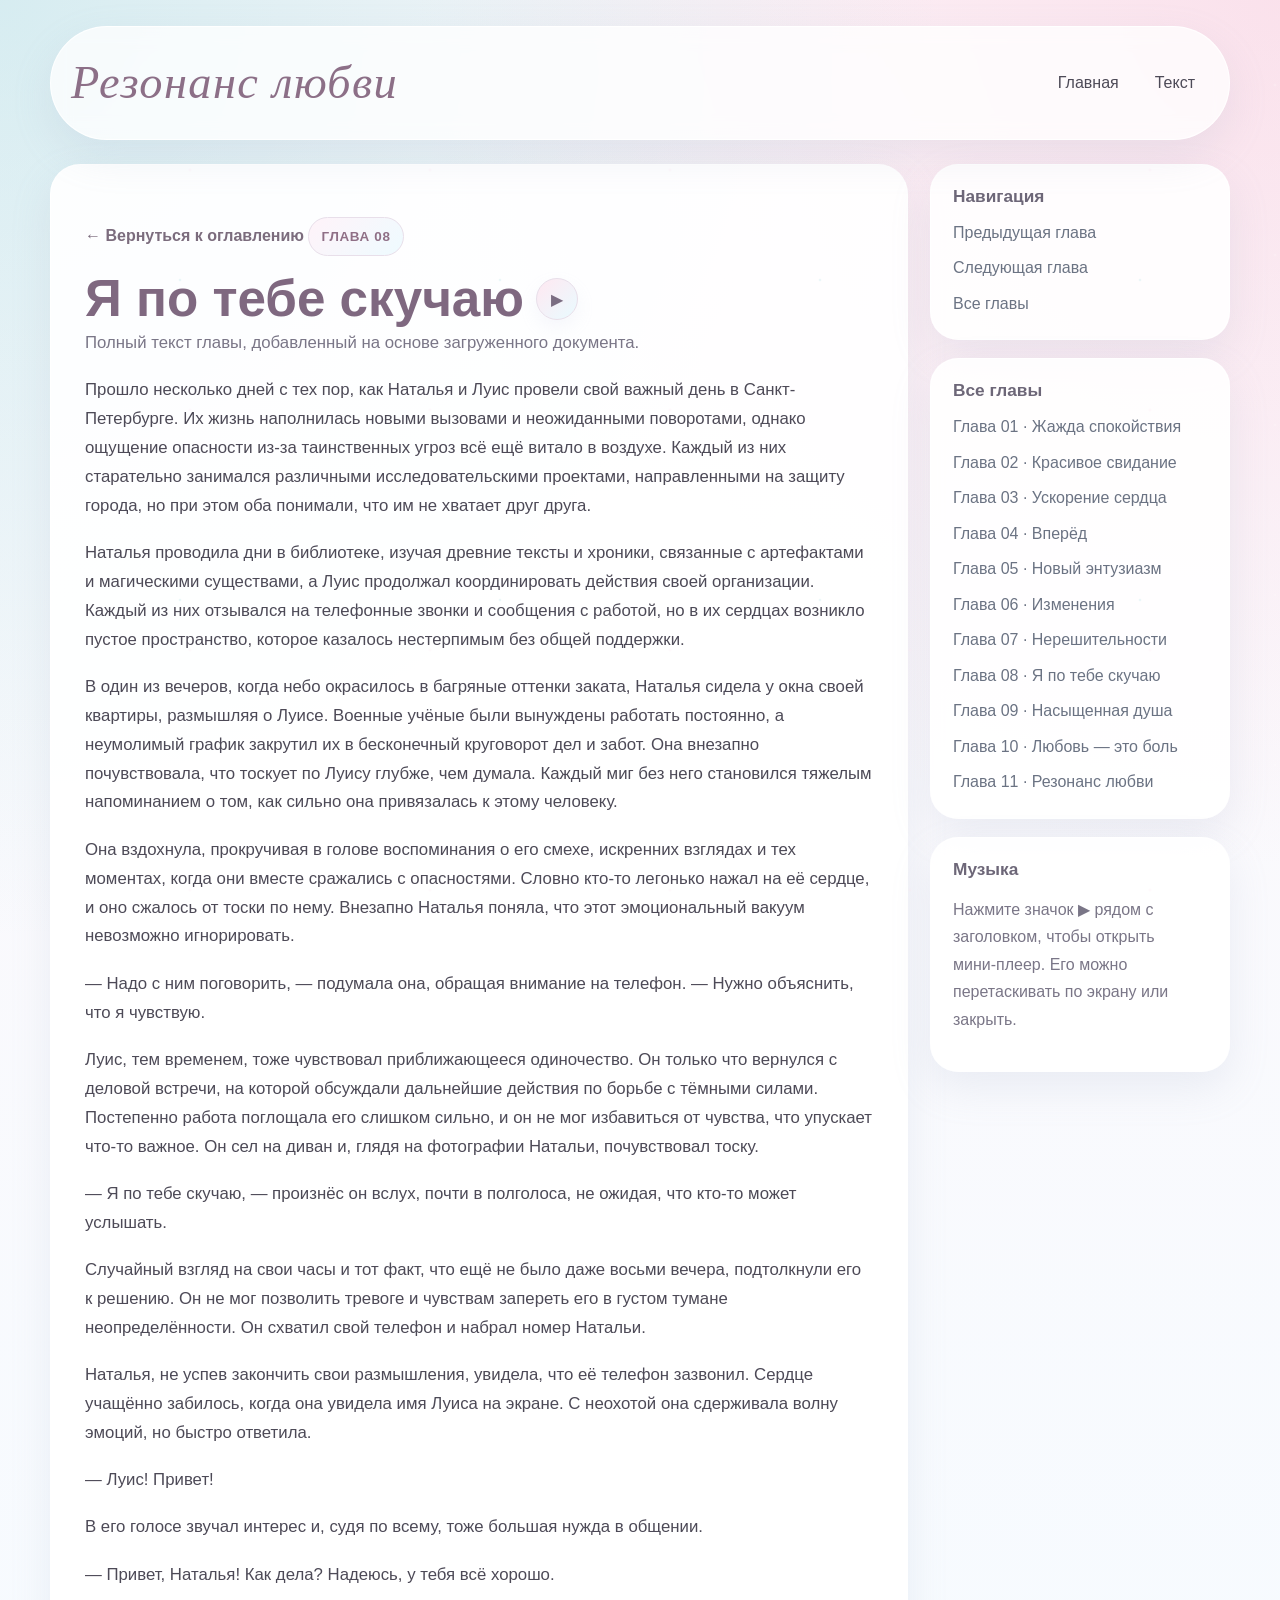
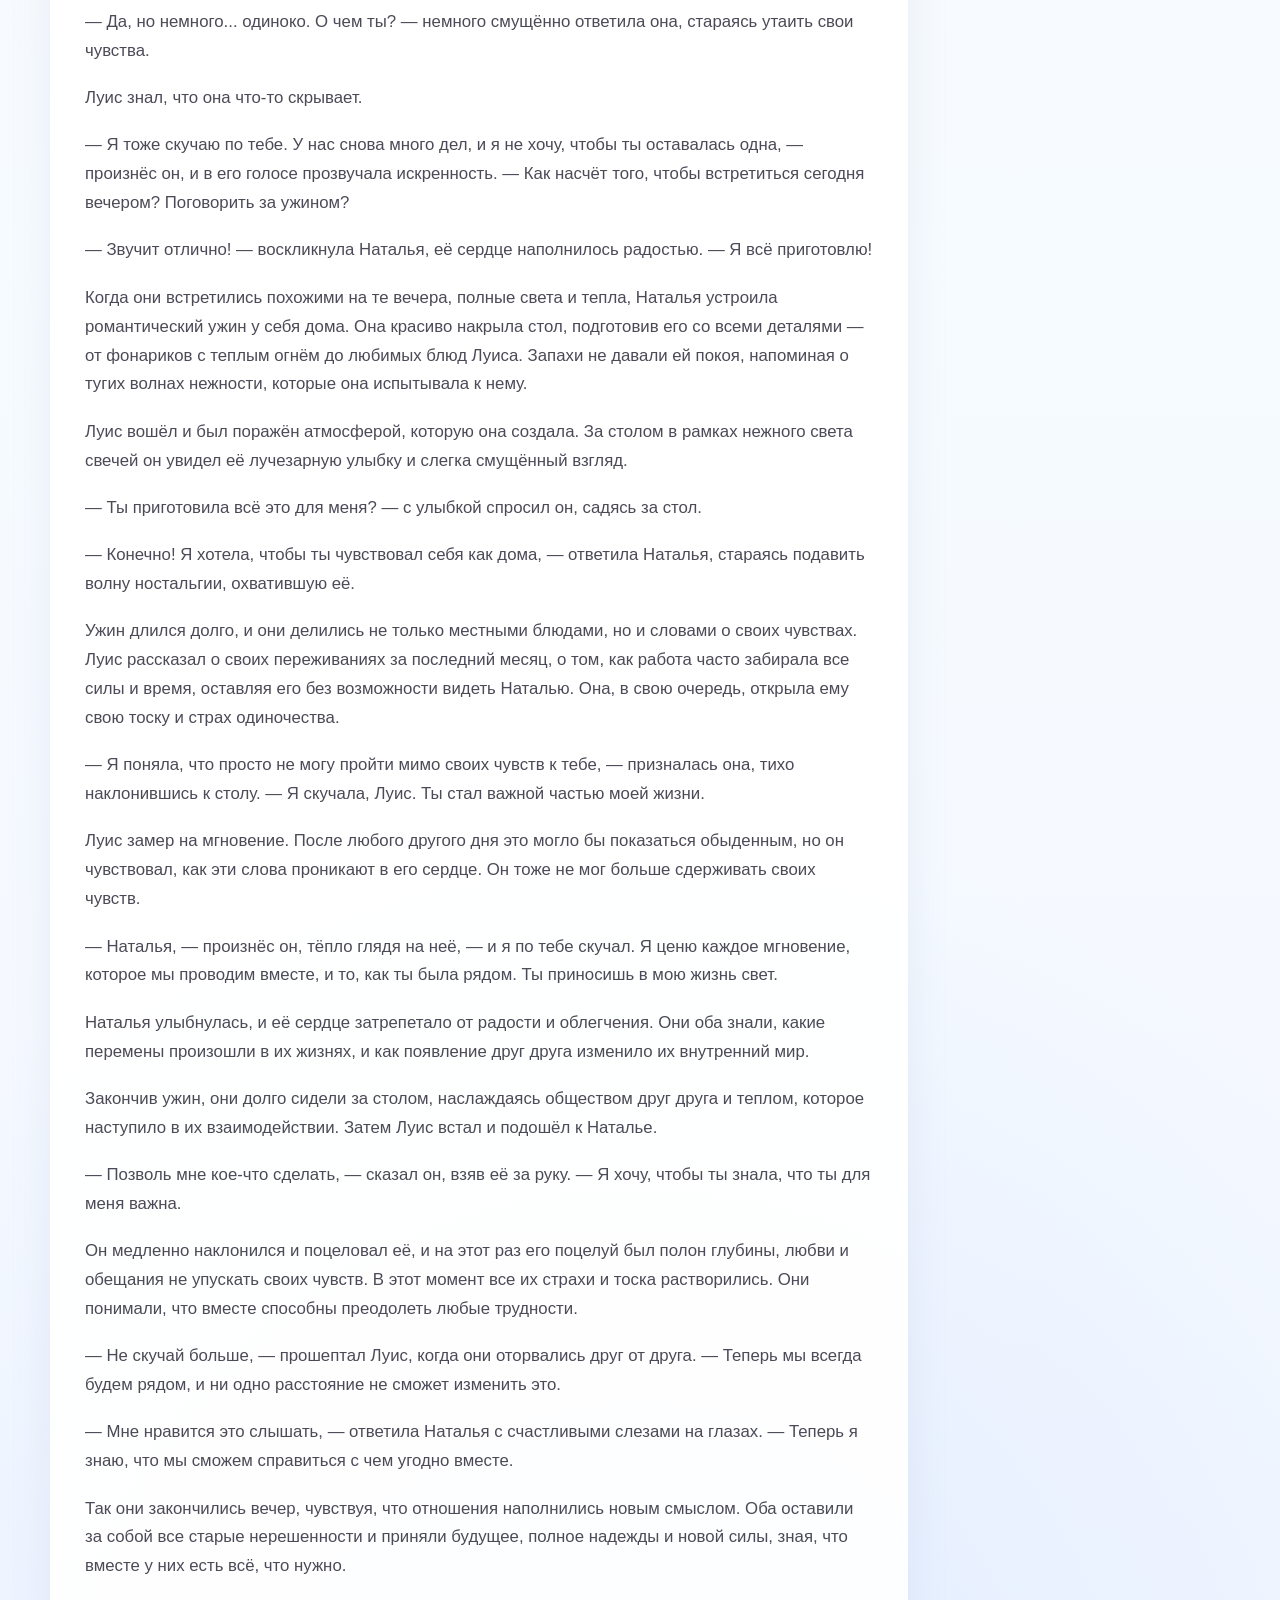
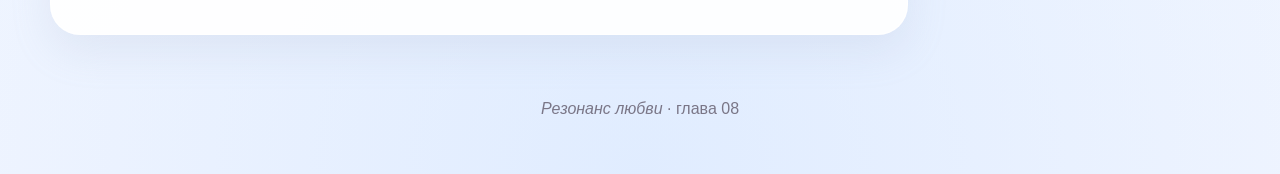
<file: chapter-08.html>
<!DOCTYPE html>
<html lang="ru">
<head>
  <meta charset="UTF-8">
  <meta name="viewport" content="width=device-width, initial-scale=1.0">
  <title>Глава 8: Я по тебе скучаю · Резонанс любви</title>
  <link rel="stylesheet" href="assets/style.css">
</head>
<body>
  <header class="site-header">
    <div class="wrap">
      <div class="topbar">
        <div class="brand"><em>Резонанс любви</em></div>
        <nav>
          <a href="index.html">Главная</a>
          <a href="#texto">Текст</a>
        </nav>
      </div>
    </div>
  </header>

  <main class="wrap">
    <div class="chapter-shell">
      <article class="chapter-article" id="texto">
        <a class="back-link" href="index.html">← Вернуться к оглавлению</a>
        <span class="eyebrow" style="margin-top:18px;">Глава 08</span>
        <div class="chapter-title-row">
          <h1>Я по тебе скучаю</h1>
          <button class="play-icon-btn" type="button" aria-label="Воспроизвести музыку главы" onclick="playChapterTrack(7)">▶</button>
        </div>
        <p class="lead">Полный текст главы, добавленный на основе загруженного документа.</p>
        <p>Прошло несколько дней с тех пор, как Наталья и Луис провели свой важный день в Санкт-Петербурге. Их жизнь наполнилась новыми вызовами и неожиданными поворотами, однако ощущение опасности из-за таинственных угроз всё ещё витало в воздухе. Каждый из них старательно занимался различными исследовательскими проектами, направленными на защиту города, но при этом оба понимали, что им не хватает друг друга.</p>
<p>Наталья проводила дни в библиотеке, изучая древние тексты и хроники, связанные с артефактами и магическими существами, а Луис продолжал координировать действия своей организации. Каждый из них отзывался на телефонные звонки и сообщения с работой, но в их сердцах возникло пустое пространство, которое казалось нестерпимым без общей поддержки.</p>
<p>В один из вечеров, когда небо окрасилось в багряные оттенки заката, Наталья сидела у окна своей квартиры, размышляя о Луисе. Военные учёные были вынуждены работать постоянно, а неумолимый график закрутил их в бесконечный круговорот дел и забот. Она внезапно почувствовала, что тоскует по Луису глубже, чем думала. Каждый миг без него становился тяжелым напоминанием о том, как сильно она привязалась к этому человеку.</p>
<p>Она вздохнула, прокручивая в голове воспоминания о его смехе, искренних взглядах и тех моментах, когда они вместе сражались с опасностями. Словно кто-то легонько нажал на её сердце, и оно сжалось от тоски по нему. Внезапно Наталья поняла, что этот эмоциональный вакуум невозможно игнорировать.</p>
<p>— Надо с ним поговорить, — подумала она, обращая внимание на телефон. — Нужно объяснить, что я чувствую.</p>
<p>Луис, тем временем, тоже чувствовал приближающееся одиночество. Он только что вернулся с деловой встречи, на которой обсуждали дальнейшие действия по борьбе с тёмными силами. Постепенно работа поглощала его слишком сильно, и он не мог избавиться от чувства, что упускает что-то важное. Он сел на диван и, глядя на фотографии Натальи, почувствовал тоску.</p>
<p>— Я по тебе скучаю, — произнёс он вслух, почти в полголоса, не ожидая, что кто-то может услышать.</p>
<p>Случайный взгляд на свои часы и тот факт, что ещё не было даже восьми вечера, подтолкнули его к решению. Он не мог позволить тревоге и чувствам запереть его в густом тумане неопределённости. Он схватил свой телефон и набрал номер Натальи.</p>
<p>Наталья, не успев закончить свои размышления, увидела, что её телефон зазвонил. Сердце учащённо забилось, когда она увидела имя Луиса на экране. С неохотой она сдерживала волну эмоций, но быстро ответила.</p>
<p>— Луис! Привет!</p>
<p>В его голосе звучал интерес и, судя по всему, тоже большая нужда в общении.</p>
<p>— Привет, Наталья! Как дела? Надеюсь, у тебя всё хорошо.</p>
<p>— Да, но немного... одиноко. О чем ты? — немного смущённо ответила она, стараясь утаить свои чувства.</p>
<p>Луис знал, что она что-то скрывает.</p>
<p>— Я тоже скучаю по тебе. У нас снова много дел, и я не хочу, чтобы ты оставалась одна, — произнёс он, и в его голосе прозвучала искренность. — Как насчёт того, чтобы встретиться сегодня вечером? Поговорить за ужином?</p>
<p>— Звучит отлично! — воскликнула Наталья, её сердце наполнилось радостью. — Я всё приготовлю!</p>
<p>Когда они встретились похожими на те вечера, полные света и тепла, Наталья устроила романтический ужин у себя дома. Она красиво накрыла стол, подготовив его со всеми деталями — от фонариков с теплым огнём до любимых блюд Луиса. Запахи не давали ей покоя, напоминая о тугих волнах нежности, которые она испытывала к нему.</p>
<p>Луис вошёл и был поражён атмосферой, которую она создала. За столом в рамках нежного света свечей он увидел её лучезарную улыбку и слегка смущённый взгляд.</p>
<p>— Ты приготовила всё это для меня? — с улыбкой спросил он, садясь за стол.</p>
<p>— Конечно! Я хотела, чтобы ты чувствовал себя как дома, — ответила Наталья, стараясь подавить волну ностальгии, охватившую её.</p>
<p>Ужин длился долго, и они делились не только местными блюдами, но и словами о своих чувствах. Луис рассказал о своих переживаниях за последний месяц, о том, как работа часто забирала все силы и время, оставляя его без возможности видеть Наталью. Она, в свою очередь, открыла ему свою тоску и страх одиночества.</p>
<p>— Я поняла, что просто не могу пройти мимо своих чувств к тебе, — призналась она, тихо наклонившись к столу. — Я скучала, Луис. Ты стал важной частью моей жизни.</p>
<p>Луис замер на мгновение. После любого другого дня это могло бы показаться обыденным, но он чувствовал, как эти слова проникают в его сердце. Он тоже не мог больше сдерживать своих чувств.</p>
<p>— Наталья, — произнёс он, тёпло глядя на неё, — и я по тебе скучал. Я ценю каждое мгновение, которое мы проводим вместе, и то, как ты была рядом. Ты приносишь в мою жизнь свет.</p>
<p>Наталья улыбнулась, и её сердце затрепетало от радости и облегчения. Они оба знали, какие перемены произошли в их жизнях, и как появление друг друга изменило их внутренний мир.</p>
<p>Закончив ужин, они долго сидели за столом, наслаждаясь обществом друг друга и теплом, которое наступило в их взаимодействии. Затем Луис встал и подошёл к Наталье.</p>
<p>— Позволь мне кое-что сделать, — сказал он, взяв её за руку. — Я хочу, чтобы ты знала, что ты для меня важна.</p>
<p>Он медленно наклонился и поцеловал её, и на этот раз его поцелуй был полон глубины, любви и обещания не упускать своих чувств. В этот момент все их страхи и тоска растворились. Они понимали, что вместе способны преодолеть любые трудности.</p>
<p>— Не скучай больше, — прошептал Луис, когда они оторвались друг от друга. — Теперь мы всегда будем рядом, и ни одно расстояние не сможет изменить это.</p>
<p>— Мне нравится это слышать, — ответила Наталья с счастливыми слезами на глазах. — Теперь я знаю, что мы сможем справиться с чем угодно вместе.</p>
<p>Так они закончились вечер, чувствуя, что отношения наполнились новым смыслом. Оба оставили за собой все старые нерешенности и приняли будущее, полное надежды и новой силы, зная, что вместе у них есть всё, что нужно.</p>
      </article>

      <aside class="sidebar">
        <div class="side-box">
          <h3>Навигация</h3>
          <div class="list-links">
            <a href="chapter-07.html">Предыдущая глава</a>
            <a href="chapter-09.html">Следующая глава</a>
            <a href="index.html#capitulos">Все главы</a>
          </div>
        </div>

        <div class="side-box">
          <h3>Все главы</h3>
          <div class="list-links">
            <a href="chapter-01.html">Глава 01 · Жажда спокойствия</a>
<a href="chapter-02.html">Глава 02 · Красивое свидание</a>
<a href="chapter-03.html">Глава 03 · Ускорение сердца</a>
<a href="chapter-04.html">Глава 04 · Вперёд</a>
<a href="chapter-05.html">Глава 05 · Новый энтузиазм</a>
<a href="chapter-06.html">Глава 06 · Изменения</a>
<a href="chapter-07.html">Глава 07 · Нерешительности</a>
<a href="chapter-08.html">Глава 08 · Я по тебе скучаю</a>
<a href="chapter-09.html">Глава 09 · Насыщенная душа</a>
<a href="chapter-10.html">Глава 10 · Любовь — это боль</a>
<a href="chapter-11.html">Глава 11 · Резонанс любви</a>
          </div>
        </div>

        <div class="side-box">
          <h3>Музыка</h3>
          <p class="muted">Нажмите значок ▶ рядом с заголовком, чтобы открыть мини‑плеер. Его можно перетаскивать по экрану или закрыть.</p>
        </div>
      </aside>
    </div>
  </main>

  
<div class="mini-player" id="miniPlayer" aria-live="polite">
  <div class="mini-head" id="miniHead">
    <div class="mini-title" id="miniPlayerTitle">Плеер</div>
    <div class="mini-actions">
      <button class="mini-action" id="miniMinimize" type="button">—</button>
      <button class="mini-action" id="miniClose" type="button">×</button>
    </div>
  </div>
  <div class="mini-body">
    <div class="mini-track" id="miniTrack">Трек не выбран</div>
    <div class="mini-chapter" id="miniChapter">Нажмите play внутри главы</div>
    <div class="mini-controls">
      <button class="mini-btn" id="miniPrev" type="button">⟵</button>
      <button class="mini-btn primary" id="miniPlayPause" type="button">▶</button>
      <button class="mini-btn" id="miniNext" type="button">⟶</button>
    </div>
    <div class="mini-progress-wrap">
      <span class="mini-time" id="miniCurrentTime">0:00</span>
      <input id="miniProgress" type="range" min="0" max="100" value="0">
      <span class="mini-time" id="miniDuration">0:00</span>
    </div>
    <div class="mini-volume">
      <label for="miniVolume">Громк.</label>
      <input id="miniVolume" type="range" min="0" max="1" step="0.01" value="0.85">
    </div>
  </div>
  <audio id="floatingAudio" preload="metadata"></audio>
</div>

<script>window.PLAYLIST = [{"num":1,"title":"Жажда спокойствия","trackName":"Жажда спокойствия","file":"assets/audio/01.mp3"},{"num":2,"title":"Красивое свидание","trackName":"Насыщенная душа","file":"assets/audio/02.mp3"},{"num":3,"title":"Ускорение сердца","trackName":"Ускорение","file":"assets/audio/03.mp3"},{"num":4,"title":"Вперёд","trackName":"Вперёд","file":"assets/audio/04.mp3"},{"num":5,"title":"Новый энтузиазм","trackName":"Новый энтузиазм","file":"assets/audio/05.mp3"},{"num":6,"title":"Изменения","trackName":"Нерешительности","file":"assets/audio/06.mp3"},{"num":7,"title":"Нерешительности","trackName":"Нерешительности","file":"assets/audio/07.mp3"},{"num":8,"title":"Я по тебе скучаю","trackName":"Я по тебе скучаю","file":"assets/audio/08.mp3"},{"num":9,"title":"Насыщенная душа","trackName":"Насыщенная душа","file":"assets/audio/09.mp3"},{"num":10,"title":"Любовь — это боль","trackName":"Любовь — это боль","file":"assets/audio/10.mp3"},{"num":11,"title":"Резонанс любви","trackName":"Резонанс любви","file":"assets/audio/11.mp3"}];</script>
  <script>window.DEFAULT_TRACK_INDEX = 7;</script>
  <script src="assets/player.js"></script>

  <div class="wrap footer">
    <p><em>Резонанс любви</em> · глава 08</p>
  </div>
</body>
</html>
</file>
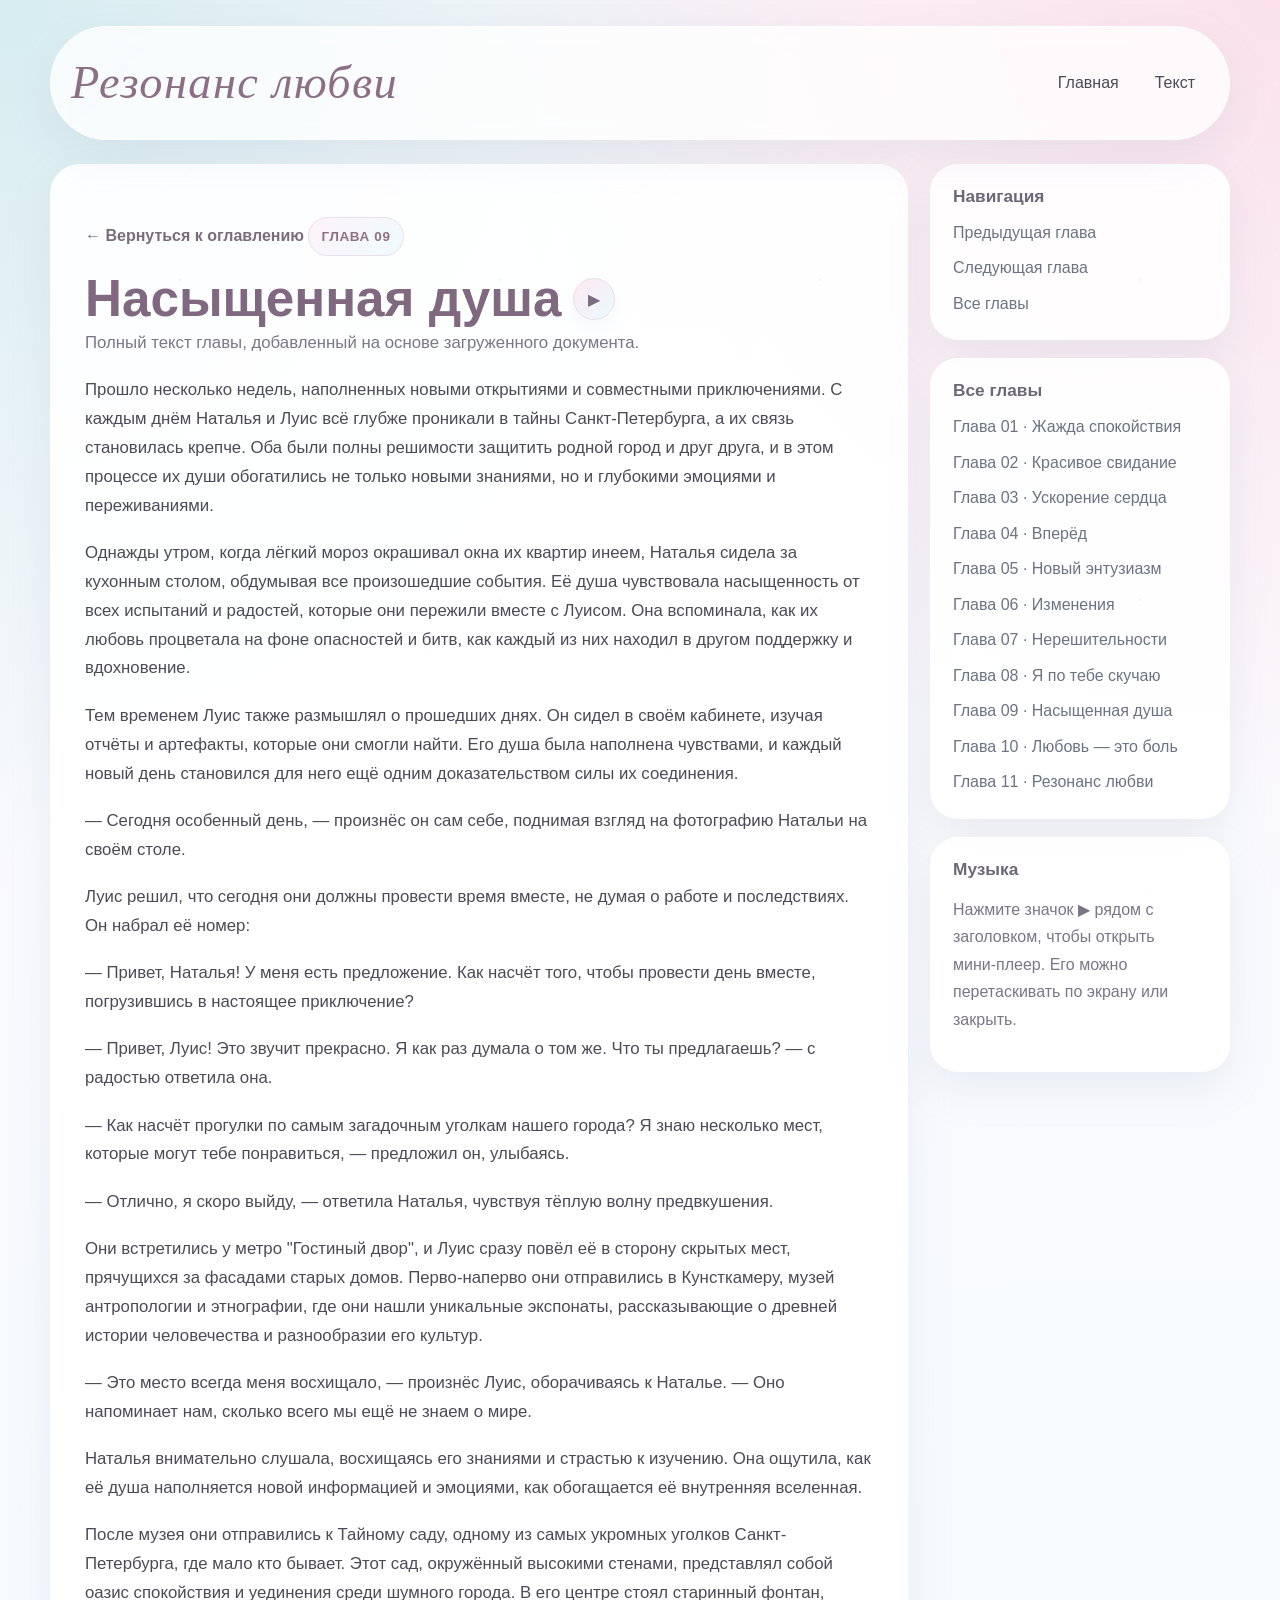
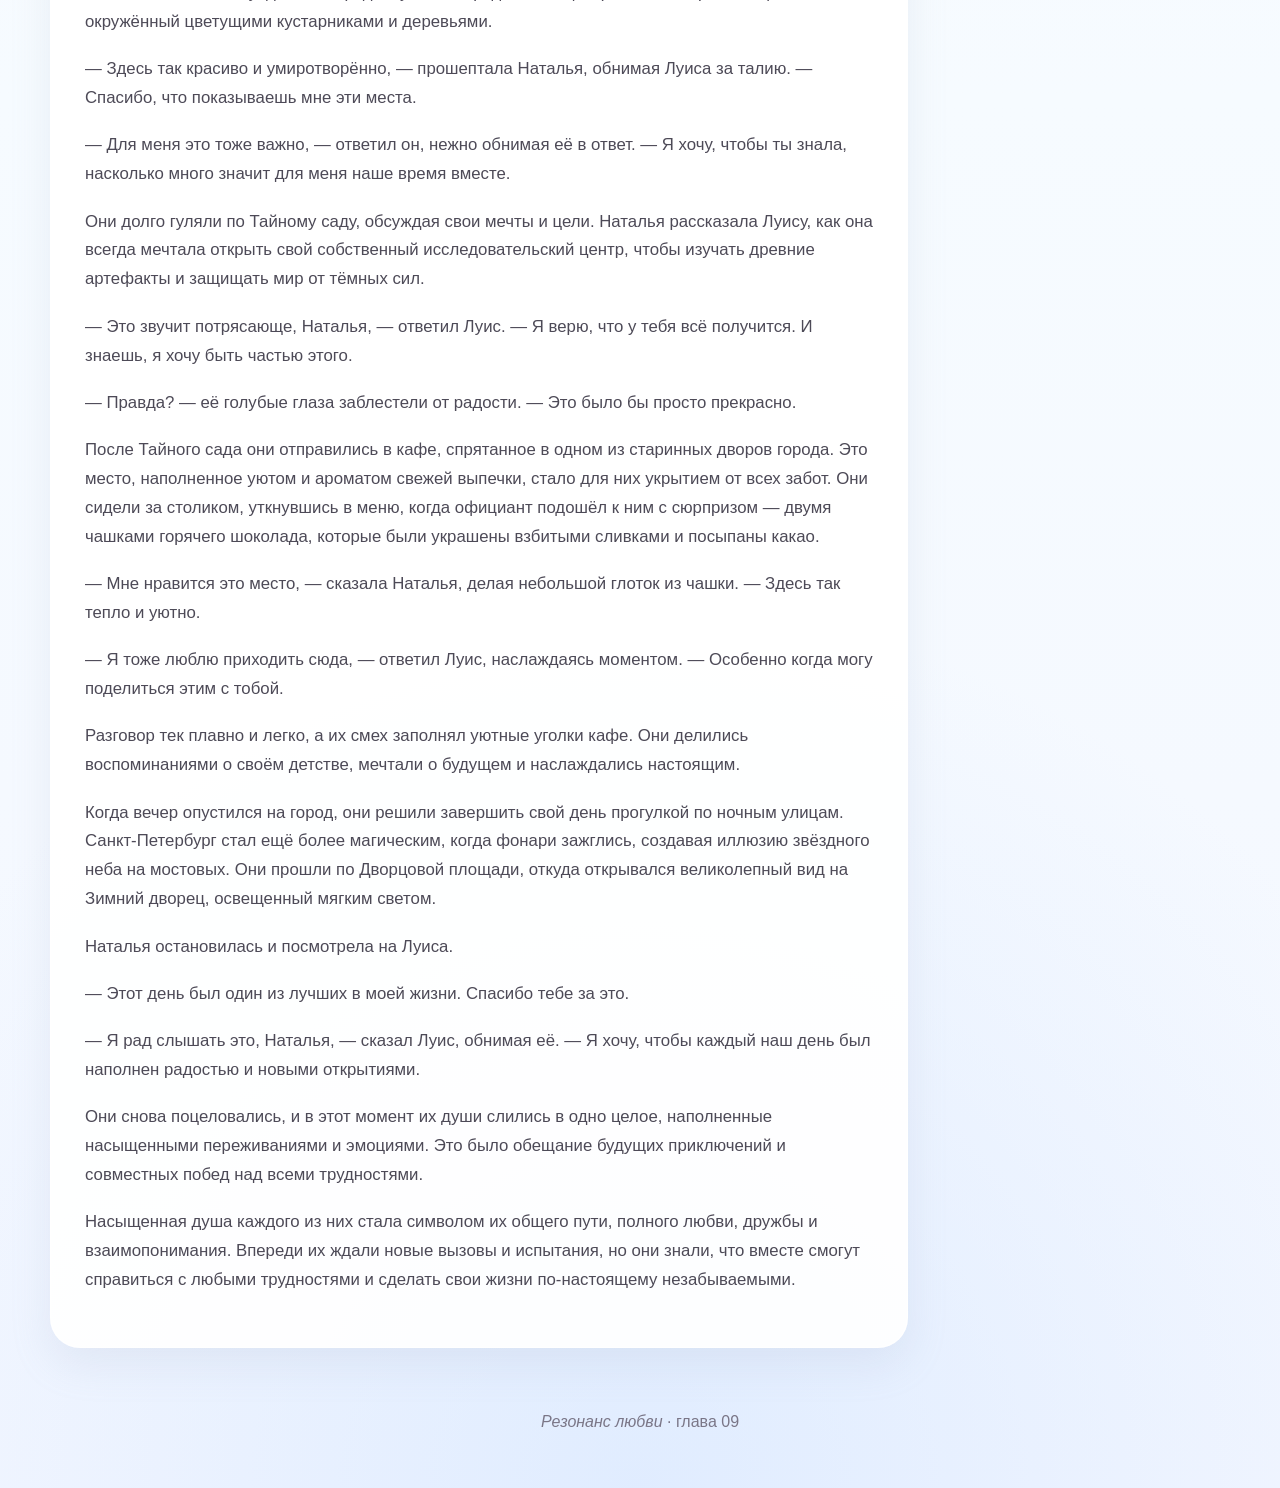
<file: chapter-09.html>
<!DOCTYPE html>
<html lang="ru">
<head>
  <meta charset="UTF-8">
  <meta name="viewport" content="width=device-width, initial-scale=1.0">
  <title>Глава 9: Насыщенная душа · Резонанс любви</title>
  <link rel="stylesheet" href="assets/style.css">
</head>
<body>
  <header class="site-header">
    <div class="wrap">
      <div class="topbar">
        <div class="brand"><em>Резонанс любви</em></div>
        <nav>
          <a href="index.html">Главная</a>
          <a href="#texto">Текст</a>
        </nav>
      </div>
    </div>
  </header>

  <main class="wrap">
    <div class="chapter-shell">
      <article class="chapter-article" id="texto">
        <a class="back-link" href="index.html">← Вернуться к оглавлению</a>
        <span class="eyebrow" style="margin-top:18px;">Глава 09</span>
        <div class="chapter-title-row">
          <h1>Насыщенная душа</h1>
          <button class="play-icon-btn" type="button" aria-label="Воспроизвести музыку главы" onclick="playChapterTrack(8)">▶</button>
        </div>
        <p class="lead">Полный текст главы, добавленный на основе загруженного документа.</p>
        <p>Прошло несколько недель, наполненных новыми открытиями и совместными приключениями. С каждым днём Наталья и Луис всё глубже проникали в тайны Санкт-Петербурга, а их связь становилась крепче. Оба были полны решимости защитить родной город и друг друга, и в этом процессе их души обогатились не только новыми знаниями, но и глубокими эмоциями и переживаниями.</p>
<p>Однажды утром, когда лёгкий мороз окрашивал окна их квартир инеем, Наталья сидела за кухонным столом, обдумывая все произошедшие события. Её душа чувствовала насыщенность от всех испытаний и радостей, которые они пережили вместе с Луисом. Она вспоминала, как их любовь процветала на фоне опасностей и битв, как каждый из них находил в другом поддержку и вдохновение.</p>
<p>Тем временем Луис также размышлял о прошедших днях. Он сидел в своём кабинете, изучая отчёты и артефакты, которые они смогли найти. Его душа была наполнена чувствами, и каждый новый день становился для него ещё одним доказательством силы их соединения.</p>
<p>— Сегодня особенный день, — произнёс он сам себе, поднимая взгляд на фотографию Натальи на своём столе.</p>
<p>Луис решил, что сегодня они должны провести время вместе, не думая о работе и последствиях. Он набрал её номер:</p>
<p>— Привет, Наталья! У меня есть предложение. Как насчёт того, чтобы провести день вместе, погрузившись в настоящее приключение?</p>
<p>— Привет, Луис! Это звучит прекрасно. Я как раз думала о том же. Что ты предлагаешь? — с радостью ответила она.</p>
<p>— Как насчёт прогулки по самым загадочным уголкам нашего города? Я знаю несколько мест, которые могут тебе понравиться, — предложил он, улыбаясь.</p>
<p>— Отлично, я скоро выйду, — ответила Наталья, чувствуя тёплую волну предвкушения.</p>
<p>Они встретились у метро &quot;Гостиный двор&quot;, и Луис сразу повёл её в сторону скрытых мест, прячущихся за фасадами старых домов. Перво-наперво они отправились в Кунсткамеру, музей антропологии и этнографии, где они нашли уникальные экспонаты, рассказывающие о древней истории человечества и разнообразии его культур.</p>
<p>— Это место всегда меня восхищало, — произнёс Луис, оборачиваясь к Наталье. — Оно напоминает нам, сколько всего мы ещё не знаем о мире.</p>
<p>Наталья внимательно слушала, восхищаясь его знаниями и страстью к изучению. Она ощутила, как её душа наполняется новой информацией и эмоциями, как обогащается её внутренняя вселенная.</p>
<p>После музея они отправились к Тайному саду, одному из самых укромных уголков Санкт-Петербурга, где мало кто бывает. Этот сад, окружённый высокими стенами, представлял собой оазис спокойствия и уединения среди шумного города. В его центре стоял старинный фонтан, окружённый цветущими кустарниками и деревьями.</p>
<p>— Здесь так красиво и умиротворённо, — прошептала Наталья, обнимая Луиса за талию. — Спасибо, что показываешь мне эти места.</p>
<p>— Для меня это тоже важно, — ответил он, нежно обнимая её в ответ. — Я хочу, чтобы ты знала, насколько много значит для меня наше время вместе.</p>
<p>Они долго гуляли по Тайному саду, обсуждая свои мечты и цели. Наталья рассказала Луису, как она всегда мечтала открыть свой собственный исследовательский центр, чтобы изучать древние артефакты и защищать мир от тёмных сил.</p>
<p>— Это звучит потрясающе, Наталья, — ответил Луис. — Я верю, что у тебя всё получится. И знаешь, я хочу быть частью этого.</p>
<p>— Правда? — её голубые глаза заблестели от радости. — Это было бы просто прекрасно.</p>
<p>После Тайного сада они отправились в кафе, спрятанное в одном из старинных дворов города. Это место, наполненное уютом и ароматом свежей выпечки, стало для них укрытием от всех забот. Они сидели за столиком, уткнувшись в меню, когда официант подошёл к ним с сюрпризом — двумя чашками горячего шоколада, которые были украшены взбитыми сливками и посыпаны какао.</p>
<p>— Мне нравится это место, — сказала Наталья, делая небольшой глоток из чашки. — Здесь так тепло и уютно.</p>
<p>— Я тоже люблю приходить сюда, — ответил Луис, наслаждаясь моментом. — Особенно когда могу поделиться этим с тобой.</p>
<p>Разговор тек плавно и легко, а их смех заполнял уютные уголки кафе. Они делились воспоминаниями о своём детстве, мечтали о будущем и наслаждались настоящим.</p>
<p>Когда вечер опустился на город, они решили завершить свой день прогулкой по ночным улицам. Санкт-Петербург стал ещё более магическим, когда фонари зажглись, создавая иллюзию звёздного неба на мостовых. Они прошли по Дворцовой площади, откуда открывался великолепный вид на Зимний дворец, освещенный мягким светом.</p>
<p>Наталья остановилась и посмотрела на Луиса.</p>
<p>— Этот день был один из лучших в моей жизни. Спасибо тебе за это.</p>
<p>— Я рад слышать это, Наталья, — сказал Луис, обнимая её. — Я хочу, чтобы каждый наш день был наполнен радостью и новыми открытиями.</p>
<p>Они снова поцеловались, и в этот момент их души слились в одно целое, наполненные насыщенными переживаниями и эмоциями. Это было обещание будущих приключений и совместных побед над всеми трудностями.</p>
<p>Насыщенная душа каждого из них стала символом их общего пути, полного любви, дружбы и взаимопонимания. Впереди их ждали новые вызовы и испытания, но они знали, что вместе смогут справиться с любыми трудностями и сделать свои жизни по-настоящему незабываемыми.</p>
      </article>

      <aside class="sidebar">
        <div class="side-box">
          <h3>Навигация</h3>
          <div class="list-links">
            <a href="chapter-08.html">Предыдущая глава</a>
            <a href="chapter-10.html">Следующая глава</a>
            <a href="index.html#capitulos">Все главы</a>
          </div>
        </div>

        <div class="side-box">
          <h3>Все главы</h3>
          <div class="list-links">
            <a href="chapter-01.html">Глава 01 · Жажда спокойствия</a>
<a href="chapter-02.html">Глава 02 · Красивое свидание</a>
<a href="chapter-03.html">Глава 03 · Ускорение сердца</a>
<a href="chapter-04.html">Глава 04 · Вперёд</a>
<a href="chapter-05.html">Глава 05 · Новый энтузиазм</a>
<a href="chapter-06.html">Глава 06 · Изменения</a>
<a href="chapter-07.html">Глава 07 · Нерешительности</a>
<a href="chapter-08.html">Глава 08 · Я по тебе скучаю</a>
<a href="chapter-09.html">Глава 09 · Насыщенная душа</a>
<a href="chapter-10.html">Глава 10 · Любовь — это боль</a>
<a href="chapter-11.html">Глава 11 · Резонанс любви</a>
          </div>
        </div>

        <div class="side-box">
          <h3>Музыка</h3>
          <p class="muted">Нажмите значок ▶ рядом с заголовком, чтобы открыть мини‑плеер. Его можно перетаскивать по экрану или закрыть.</p>
        </div>
      </aside>
    </div>
  </main>

  
<div class="mini-player" id="miniPlayer" aria-live="polite">
  <div class="mini-head" id="miniHead">
    <div class="mini-title" id="miniPlayerTitle">Плеер</div>
    <div class="mini-actions">
      <button class="mini-action" id="miniMinimize" type="button">—</button>
      <button class="mini-action" id="miniClose" type="button">×</button>
    </div>
  </div>
  <div class="mini-body">
    <div class="mini-track" id="miniTrack">Трек не выбран</div>
    <div class="mini-chapter" id="miniChapter">Нажмите play внутри главы</div>
    <div class="mini-controls">
      <button class="mini-btn" id="miniPrev" type="button">⟵</button>
      <button class="mini-btn primary" id="miniPlayPause" type="button">▶</button>
      <button class="mini-btn" id="miniNext" type="button">⟶</button>
    </div>
    <div class="mini-progress-wrap">
      <span class="mini-time" id="miniCurrentTime">0:00</span>
      <input id="miniProgress" type="range" min="0" max="100" value="0">
      <span class="mini-time" id="miniDuration">0:00</span>
    </div>
    <div class="mini-volume">
      <label for="miniVolume">Громк.</label>
      <input id="miniVolume" type="range" min="0" max="1" step="0.01" value="0.85">
    </div>
  </div>
  <audio id="floatingAudio" preload="metadata"></audio>
</div>

<script>window.PLAYLIST = [{"num":1,"title":"Жажда спокойствия","trackName":"Жажда спокойствия","file":"assets/audio/01.mp3"},{"num":2,"title":"Красивое свидание","trackName":"Насыщенная душа","file":"assets/audio/02.mp3"},{"num":3,"title":"Ускорение сердца","trackName":"Ускорение","file":"assets/audio/03.mp3"},{"num":4,"title":"Вперёд","trackName":"Вперёд","file":"assets/audio/04.mp3"},{"num":5,"title":"Новый энтузиазм","trackName":"Новый энтузиазм","file":"assets/audio/05.mp3"},{"num":6,"title":"Изменения","trackName":"Нерешительности","file":"assets/audio/06.mp3"},{"num":7,"title":"Нерешительности","trackName":"Нерешительности","file":"assets/audio/07.mp3"},{"num":8,"title":"Я по тебе скучаю","trackName":"Я по тебе скучаю","file":"assets/audio/08.mp3"},{"num":9,"title":"Насыщенная душа","trackName":"Насыщенная душа","file":"assets/audio/09.mp3"},{"num":10,"title":"Любовь — это боль","trackName":"Любовь — это боль","file":"assets/audio/10.mp3"},{"num":11,"title":"Резонанс любви","trackName":"Резонанс любви","file":"assets/audio/11.mp3"}];</script>
  <script>window.DEFAULT_TRACK_INDEX = 8;</script>
  <script src="assets/player.js"></script>

  <div class="wrap footer">
    <p><em>Резонанс любви</em> · глава 09</p>
  </div>
</body>
</html>
</file>
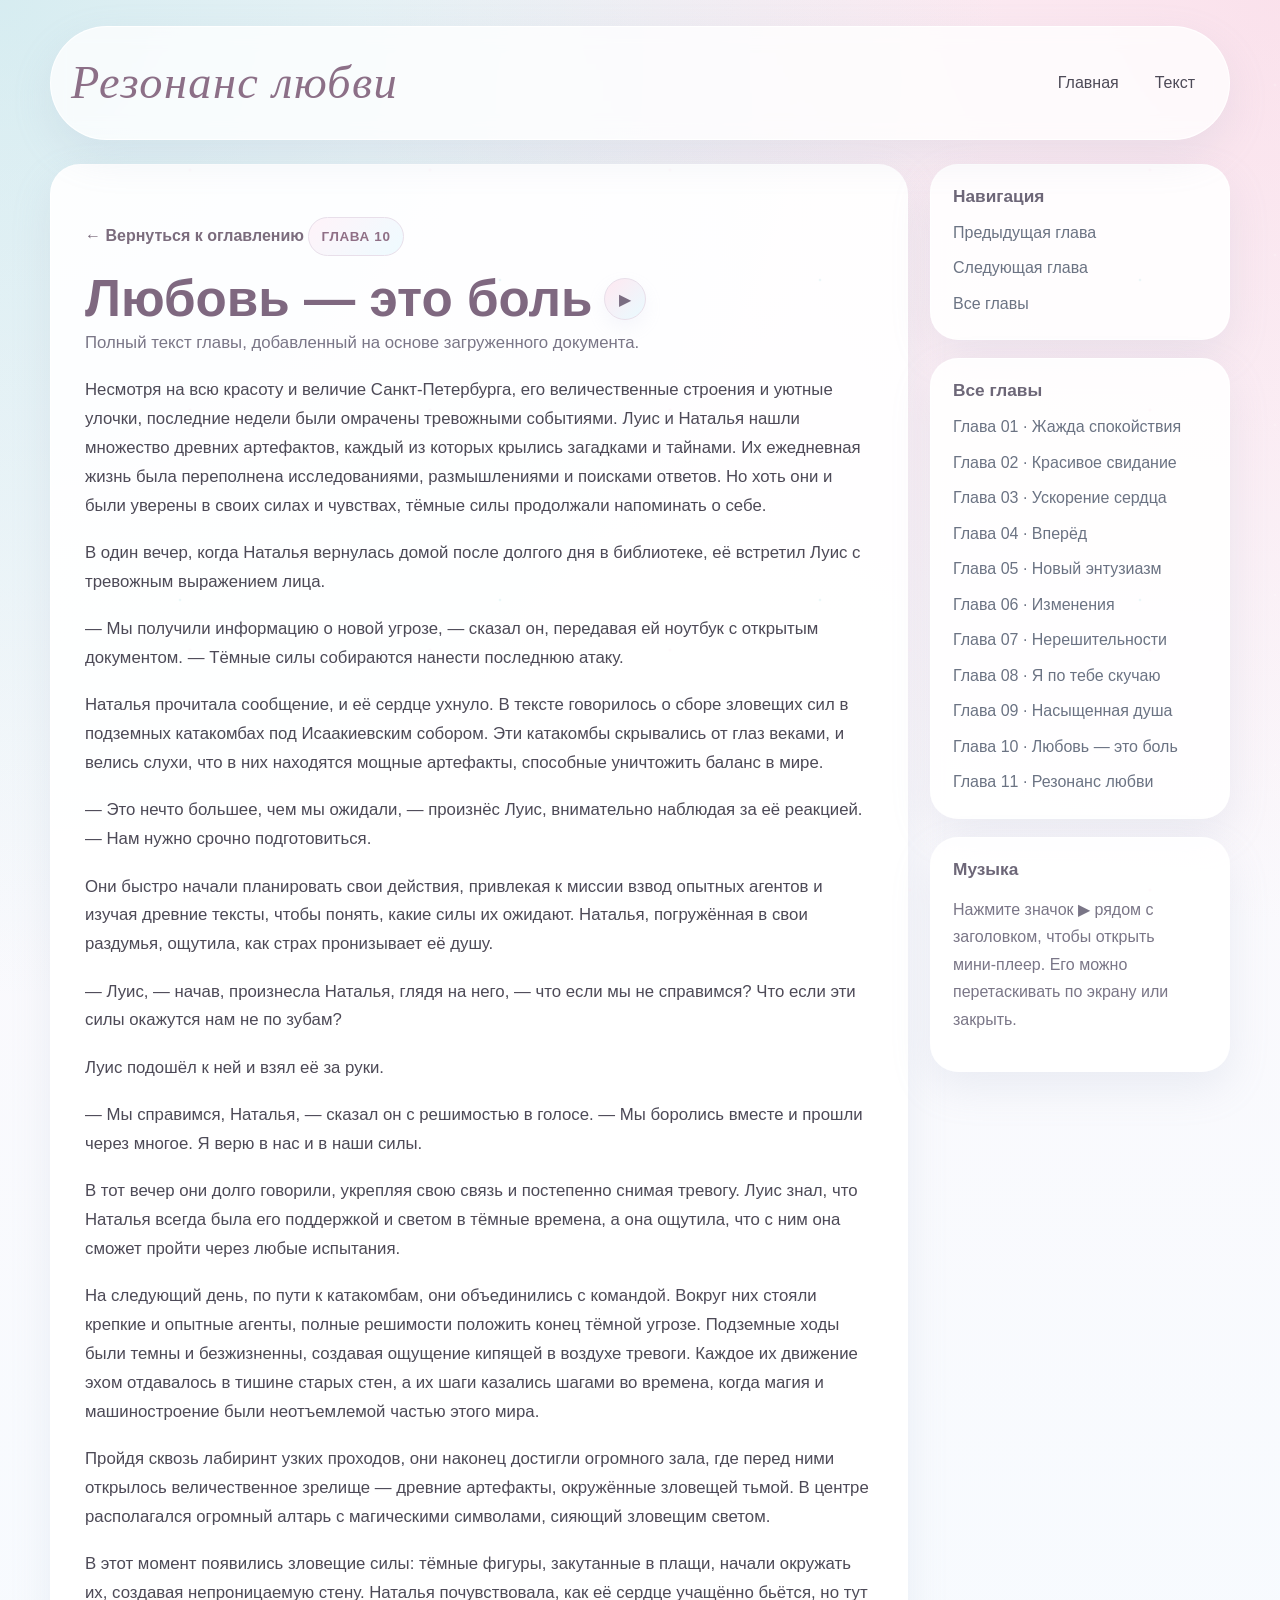
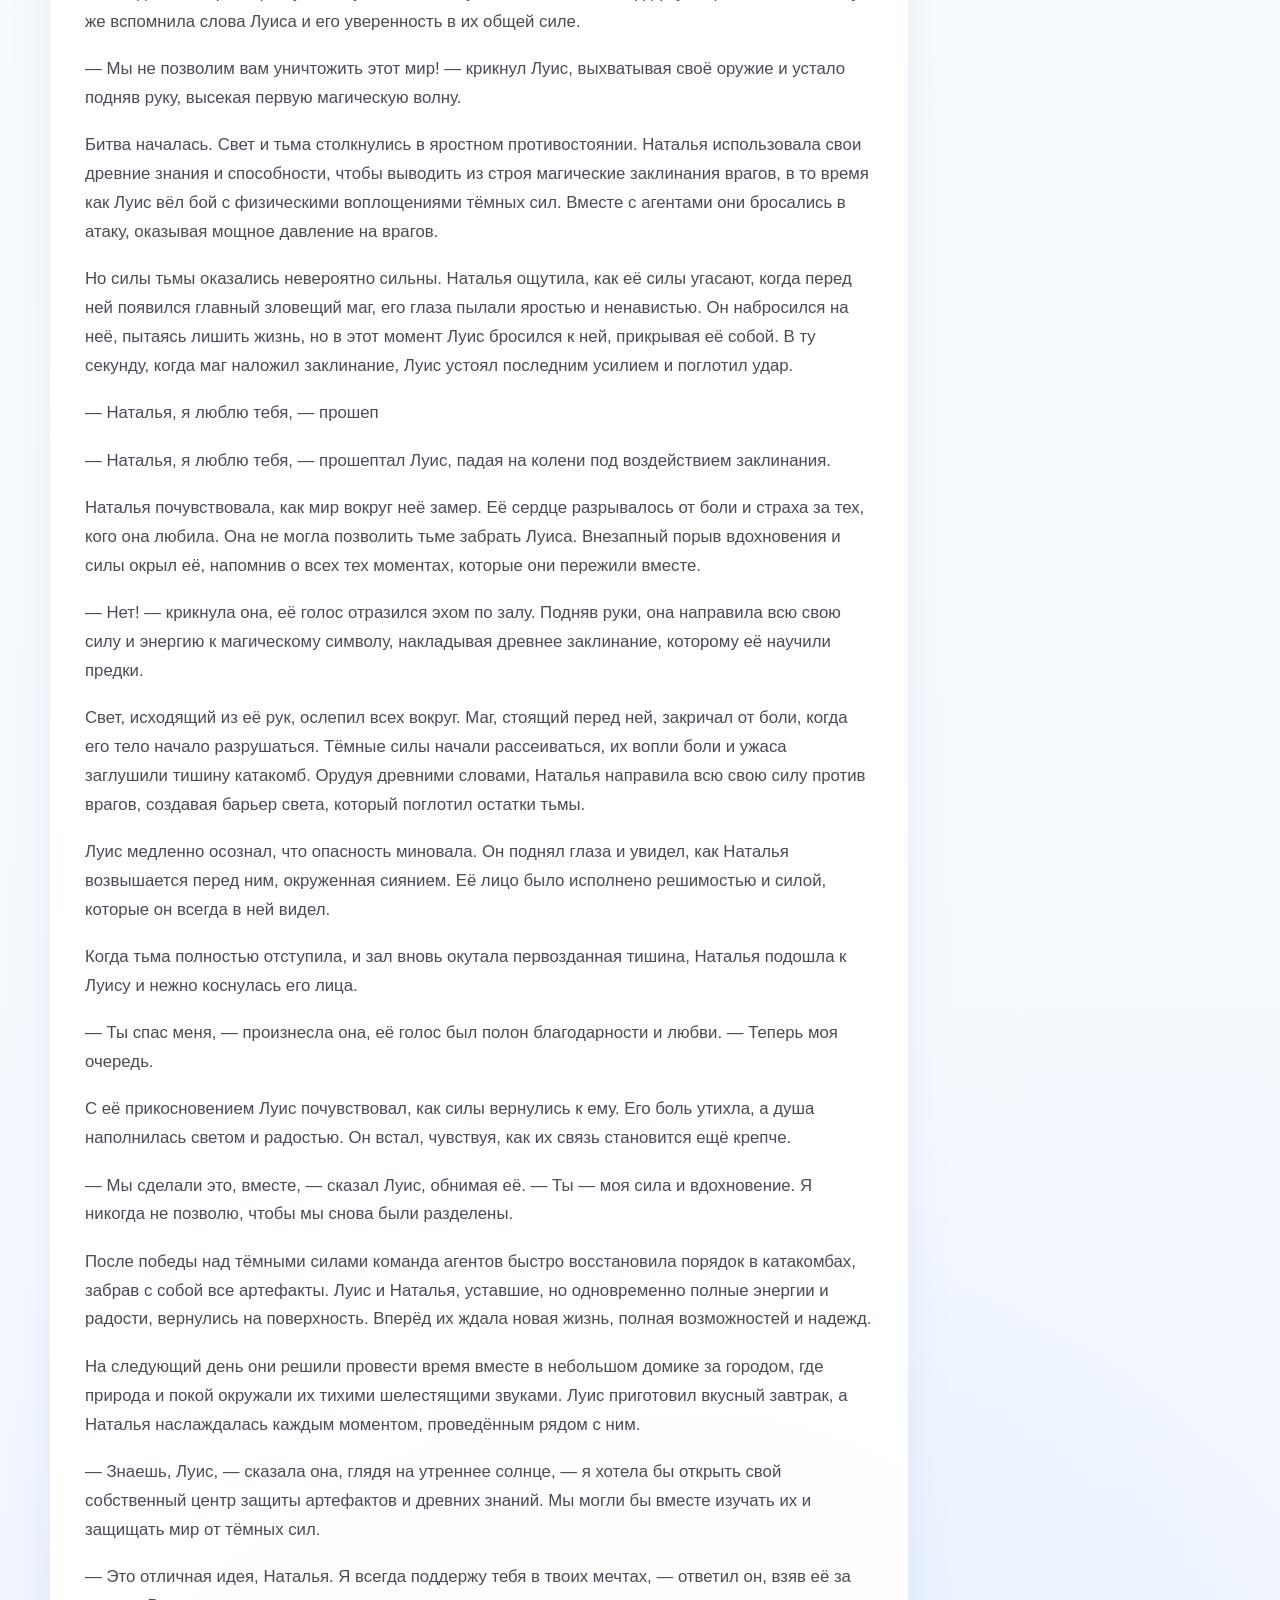
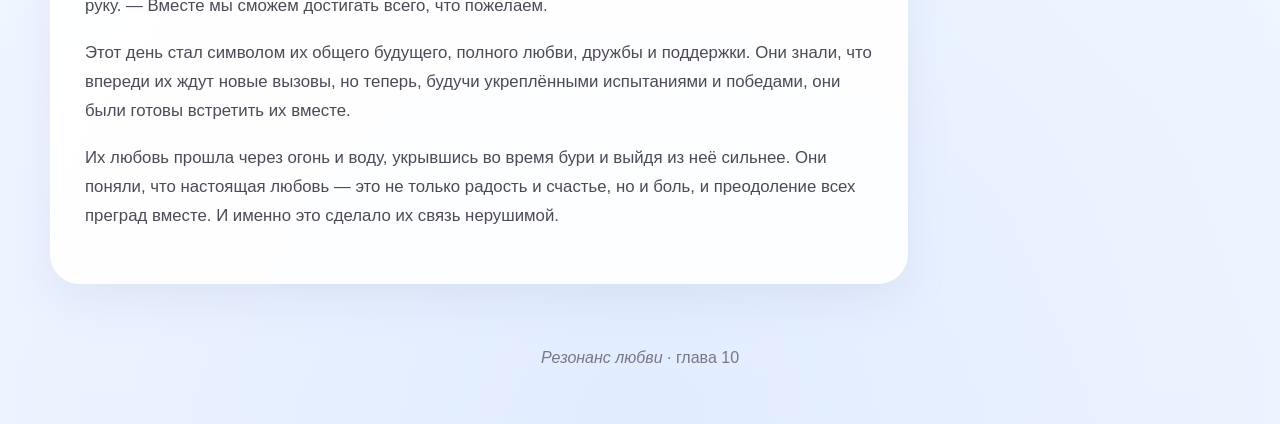
<file: chapter-10.html>
<!DOCTYPE html>
<html lang="ru">
<head>
  <meta charset="UTF-8">
  <meta name="viewport" content="width=device-width, initial-scale=1.0">
  <title>Глава 10: Любовь — это боль · Резонанс любви</title>
  <link rel="stylesheet" href="assets/style.css">
</head>
<body>
  <header class="site-header">
    <div class="wrap">
      <div class="topbar">
        <div class="brand"><em>Резонанс любви</em></div>
        <nav>
          <a href="index.html">Главная</a>
          <a href="#texto">Текст</a>
        </nav>
      </div>
    </div>
  </header>

  <main class="wrap">
    <div class="chapter-shell">
      <article class="chapter-article" id="texto">
        <a class="back-link" href="index.html">← Вернуться к оглавлению</a>
        <span class="eyebrow" style="margin-top:18px;">Глава 10</span>
        <div class="chapter-title-row">
          <h1>Любовь — это боль</h1>
          <button class="play-icon-btn" type="button" aria-label="Воспроизвести музыку главы" onclick="playChapterTrack(9)">▶</button>
        </div>
        <p class="lead">Полный текст главы, добавленный на основе загруженного документа.</p>
        <p>Несмотря на всю красоту и величие Санкт-Петербурга, его величественные строения и уютные улочки, последние недели были омрачены тревожными событиями. Луис и Наталья нашли множество древних артефактов, каждый из которых крылись загадками и тайнами. Их ежедневная жизнь была переполнена исследованиями, размышлениями и поисками ответов. Но хоть они и были уверены в своих силах и чувствах, тёмные силы продолжали напоминать о себе.</p>
<p>В один вечер, когда Наталья вернулась домой после долгого дня в библиотеке, её встретил Луис с тревожным выражением лица.</p>
<p>— Мы получили информацию о новой угрозе, — сказал он, передавая ей ноутбук с открытым документом. — Тёмные силы собираются нанести последнюю атаку.</p>
<p>Наталья прочитала сообщение, и её сердце ухнуло. В тексте говорилось о сборе зловещих сил в подземных катакомбах под Исаакиевским собором. Эти катакомбы скрывались от глаз веками, и велись слухи, что в них находятся мощные артефакты, способные уничтожить баланс в мире.</p>
<p>— Это нечто большее, чем мы ожидали, — произнёс Луис, внимательно наблюдая за её реакцией. — Нам нужно срочно подготовиться.</p>
<p>Они быстро начали планировать свои действия, привлекая к миссии взвод опытных агентов и изучая древние тексты, чтобы понять, какие силы их ожидают. Наталья, погружённая в свои раздумья, ощутила, как страх пронизывает её душу.</p>
<p>— Луис, — начав, произнесла Наталья, глядя на него, — что если мы не справимся? Что если эти силы окажутся нам не по зубам?</p>
<p>Луис подошёл к ней и взял её за руки.</p>
<p>— Мы справимся, Наталья, — сказал он с решимостью в голосе. — Мы боролись вместе и прошли через многое. Я верю в нас и в наши силы.</p>
<p>В тот вечер они долго говорили, укрепляя свою связь и постепенно снимая тревогу. Луис знал, что Наталья всегда была его поддержкой и светом в тёмные времена, а она ощутила, что с ним она сможет пройти через любые испытания.</p>
<p>На следующий день, по пути к катакомбам, они объединились с командой. Вокруг них стояли крепкие и опытные агенты, полные решимости положить конец тёмной угрозе. Подземные ходы были темны и безжизненны, создавая ощущение кипящей в воздухе тревоги. Каждое их движение эхом отдавалось в тишине старых стен, а их шаги казались шагами во времена, когда магия и машиностроение были неотъемлемой частью этого мира.</p>
<p>Пройдя сквозь лабиринт узких проходов, они наконец достигли огромного зала, где перед ними открылось величественное зрелище — древние артефакты, окружённые зловещей тьмой. В центре располагался огромный алтарь с магическими символами, сияющий зловещим светом.</p>
<p>В этот момент появились зловещие силы: тёмные фигуры, закутанные в плащи, начали окружать их, создавая непроницаемую стену. Наталья почувствовала, как её сердце учащённо бьётся, но тут же вспомнила слова Луиса и его уверенность в их общей силе.</p>
<p>— Мы не позволим вам уничтожить этот мир! — крикнул Луис, выхватывая своё оружие и устало подняв руку, высекая первую магическую волну.</p>
<p>Битва началась. Свет и тьма столкнулись в яростном противостоянии. Наталья использовала свои древние знания и способности, чтобы выводить из строя магические заклинания врагов, в то время как Луис вёл бой с физическими воплощениями тёмных сил. Вместе с агентами они бросались в атаку, оказывая мощное давление на врагов.</p>
<p>Но силы тьмы оказались невероятно сильны. Наталья ощутила, как её силы угасают, когда перед ней появился главный зловещий маг, его глаза пылали яростью и ненавистью. Он набросился на неё, пытаясь лишить жизнь, но в этот момент Луис бросился к ней, прикрывая её собой. В ту секунду, когда маг наложил заклинание, Луис устоял последним усилием и поглотил удар.</p>
<p>— Наталья, я люблю тебя, — прошеп</p>
<p>— Наталья, я люблю тебя, — прошептал Луис, падая на колени под воздействием заклинания.</p>
<p>Наталья почувствовала, как мир вокруг неё замер. Её сердце разрывалось от боли и страха за тех, кого она любила. Она не могла позволить тьме забрать Луиса. Внезапный порыв вдохновения и силы окрыл её, напомнив о всех тех моментах, которые они пережили вместе.</p>
<p>— Нет! — крикнула она, её голос отразился эхом по залу. Подняв руки, она направила всю свою силу и энергию к магическому символу, накладывая древнее заклинание, которому её научили предки.</p>
<p>Свет, исходящий из её рук, ослепил всех вокруг. Маг, стоящий перед ней, закричал от боли, когда его тело начало разрушаться. Тёмные силы начали рассеиваться, их вопли боли и ужаса заглушили тишину катакомб. Орудуя древними словами, Наталья направила всю свою силу против врагов, создавая барьер света, который поглотил остатки тьмы.</p>
<p>Луис медленно осознал, что опасность миновала. Он поднял глаза и увидел, как Наталья возвышается перед ним, окруженная сиянием. Её лицо было исполнено решимостью и силой, которые он всегда в ней видел.</p>
<p>Когда тьма полностью отступила, и зал вновь окутала первозданная тишина, Наталья подошла к Луису и нежно коснулась его лица.</p>
<p>— Ты спас меня, — произнесла она, её голос был полон благодарности и любви. — Теперь моя очередь.</p>
<p>С её прикосновением Луис почувствовал, как силы вернулись к ему. Его боль утихла, а душа наполнилась светом и радостью. Он встал, чувствуя, как их связь становится ещё крепче.</p>
<p>— Мы сделали это, вместе, — сказал Луис, обнимая её. — Ты — моя сила и вдохновение. Я никогда не позволю, чтобы мы снова были разделены.</p>
<p>После победы над тёмными силами команда агентов быстро восстановила порядок в катакомбах, забрав с собой все артефакты. Луис и Наталья, уставшие, но одновременно полные энергии и радости, вернулись на поверхность. Вперёд их ждала новая жизнь, полная возможностей и надежд.</p>
<p>На следующий день они решили провести время вместе в небольшом домике за городом, где природа и покой окружали их тихими шелестящими звуками. Луис приготовил вкусный завтрак, а Наталья наслаждалась каждым моментом, проведённым рядом с ним.</p>
<p>— Знаешь, Луис, — сказала она, глядя на утреннее солнце, — я хотела бы открыть свой собственный центр защиты артефактов и древних знаний. Мы могли бы вместе изучать их и защищать мир от тёмных сил.</p>
<p>— Это отличная идея, Наталья. Я всегда поддержу тебя в твоих мечтах, — ответил он, взяв её за руку. — Вместе мы сможем достигать всего, что пожелаем.</p>
<p>Этот день стал символом их общего будущего, полного любви, дружбы и поддержки. Они знали, что впереди их ждут новые вызовы, но теперь, будучи укреплёнными испытаниями и победами, они были готовы встретить их вместе.</p>
<p>Их любовь прошла через огонь и воду, укрывшись во время бури и выйдя из неё сильнее. Они поняли, что настоящая любовь — это не только радость и счастье, но и боль, и преодоление всех преград вместе. И именно это сделало их связь нерушимой.</p>
      </article>

      <aside class="sidebar">
        <div class="side-box">
          <h3>Навигация</h3>
          <div class="list-links">
            <a href="chapter-09.html">Предыдущая глава</a>
            <a href="chapter-11.html">Следующая глава</a>
            <a href="index.html#capitulos">Все главы</a>
          </div>
        </div>

        <div class="side-box">
          <h3>Все главы</h3>
          <div class="list-links">
            <a href="chapter-01.html">Глава 01 · Жажда спокойствия</a>
<a href="chapter-02.html">Глава 02 · Красивое свидание</a>
<a href="chapter-03.html">Глава 03 · Ускорение сердца</a>
<a href="chapter-04.html">Глава 04 · Вперёд</a>
<a href="chapter-05.html">Глава 05 · Новый энтузиазм</a>
<a href="chapter-06.html">Глава 06 · Изменения</a>
<a href="chapter-07.html">Глава 07 · Нерешительности</a>
<a href="chapter-08.html">Глава 08 · Я по тебе скучаю</a>
<a href="chapter-09.html">Глава 09 · Насыщенная душа</a>
<a href="chapter-10.html">Глава 10 · Любовь — это боль</a>
<a href="chapter-11.html">Глава 11 · Резонанс любви</a>
          </div>
        </div>

        <div class="side-box">
          <h3>Музыка</h3>
          <p class="muted">Нажмите значок ▶ рядом с заголовком, чтобы открыть мини‑плеер. Его можно перетаскивать по экрану или закрыть.</p>
        </div>
      </aside>
    </div>
  </main>

  
<div class="mini-player" id="miniPlayer" aria-live="polite">
  <div class="mini-head" id="miniHead">
    <div class="mini-title" id="miniPlayerTitle">Плеер</div>
    <div class="mini-actions">
      <button class="mini-action" id="miniMinimize" type="button">—</button>
      <button class="mini-action" id="miniClose" type="button">×</button>
    </div>
  </div>
  <div class="mini-body">
    <div class="mini-track" id="miniTrack">Трек не выбран</div>
    <div class="mini-chapter" id="miniChapter">Нажмите play внутри главы</div>
    <div class="mini-controls">
      <button class="mini-btn" id="miniPrev" type="button">⟵</button>
      <button class="mini-btn primary" id="miniPlayPause" type="button">▶</button>
      <button class="mini-btn" id="miniNext" type="button">⟶</button>
    </div>
    <div class="mini-progress-wrap">
      <span class="mini-time" id="miniCurrentTime">0:00</span>
      <input id="miniProgress" type="range" min="0" max="100" value="0">
      <span class="mini-time" id="miniDuration">0:00</span>
    </div>
    <div class="mini-volume">
      <label for="miniVolume">Громк.</label>
      <input id="miniVolume" type="range" min="0" max="1" step="0.01" value="0.85">
    </div>
  </div>
  <audio id="floatingAudio" preload="metadata"></audio>
</div>

<script>window.PLAYLIST = [{"num":1,"title":"Жажда спокойствия","trackName":"Жажда спокойствия","file":"assets/audio/01.mp3"},{"num":2,"title":"Красивое свидание","trackName":"Насыщенная душа","file":"assets/audio/02.mp3"},{"num":3,"title":"Ускорение сердца","trackName":"Ускорение","file":"assets/audio/03.mp3"},{"num":4,"title":"Вперёд","trackName":"Вперёд","file":"assets/audio/04.mp3"},{"num":5,"title":"Новый энтузиазм","trackName":"Новый энтузиазм","file":"assets/audio/05.mp3"},{"num":6,"title":"Изменения","trackName":"Нерешительности","file":"assets/audio/06.mp3"},{"num":7,"title":"Нерешительности","trackName":"Нерешительности","file":"assets/audio/07.mp3"},{"num":8,"title":"Я по тебе скучаю","trackName":"Я по тебе скучаю","file":"assets/audio/08.mp3"},{"num":9,"title":"Насыщенная душа","trackName":"Насыщенная душа","file":"assets/audio/09.mp3"},{"num":10,"title":"Любовь — это боль","trackName":"Любовь — это боль","file":"assets/audio/10.mp3"},{"num":11,"title":"Резонанс любви","trackName":"Резонанс любви","file":"assets/audio/11.mp3"}];</script>
  <script>window.DEFAULT_TRACK_INDEX = 9;</script>
  <script src="assets/player.js"></script>

  <div class="wrap footer">
    <p><em>Резонанс любви</em> · глава 10</p>
  </div>
</body>
</html>
</file>
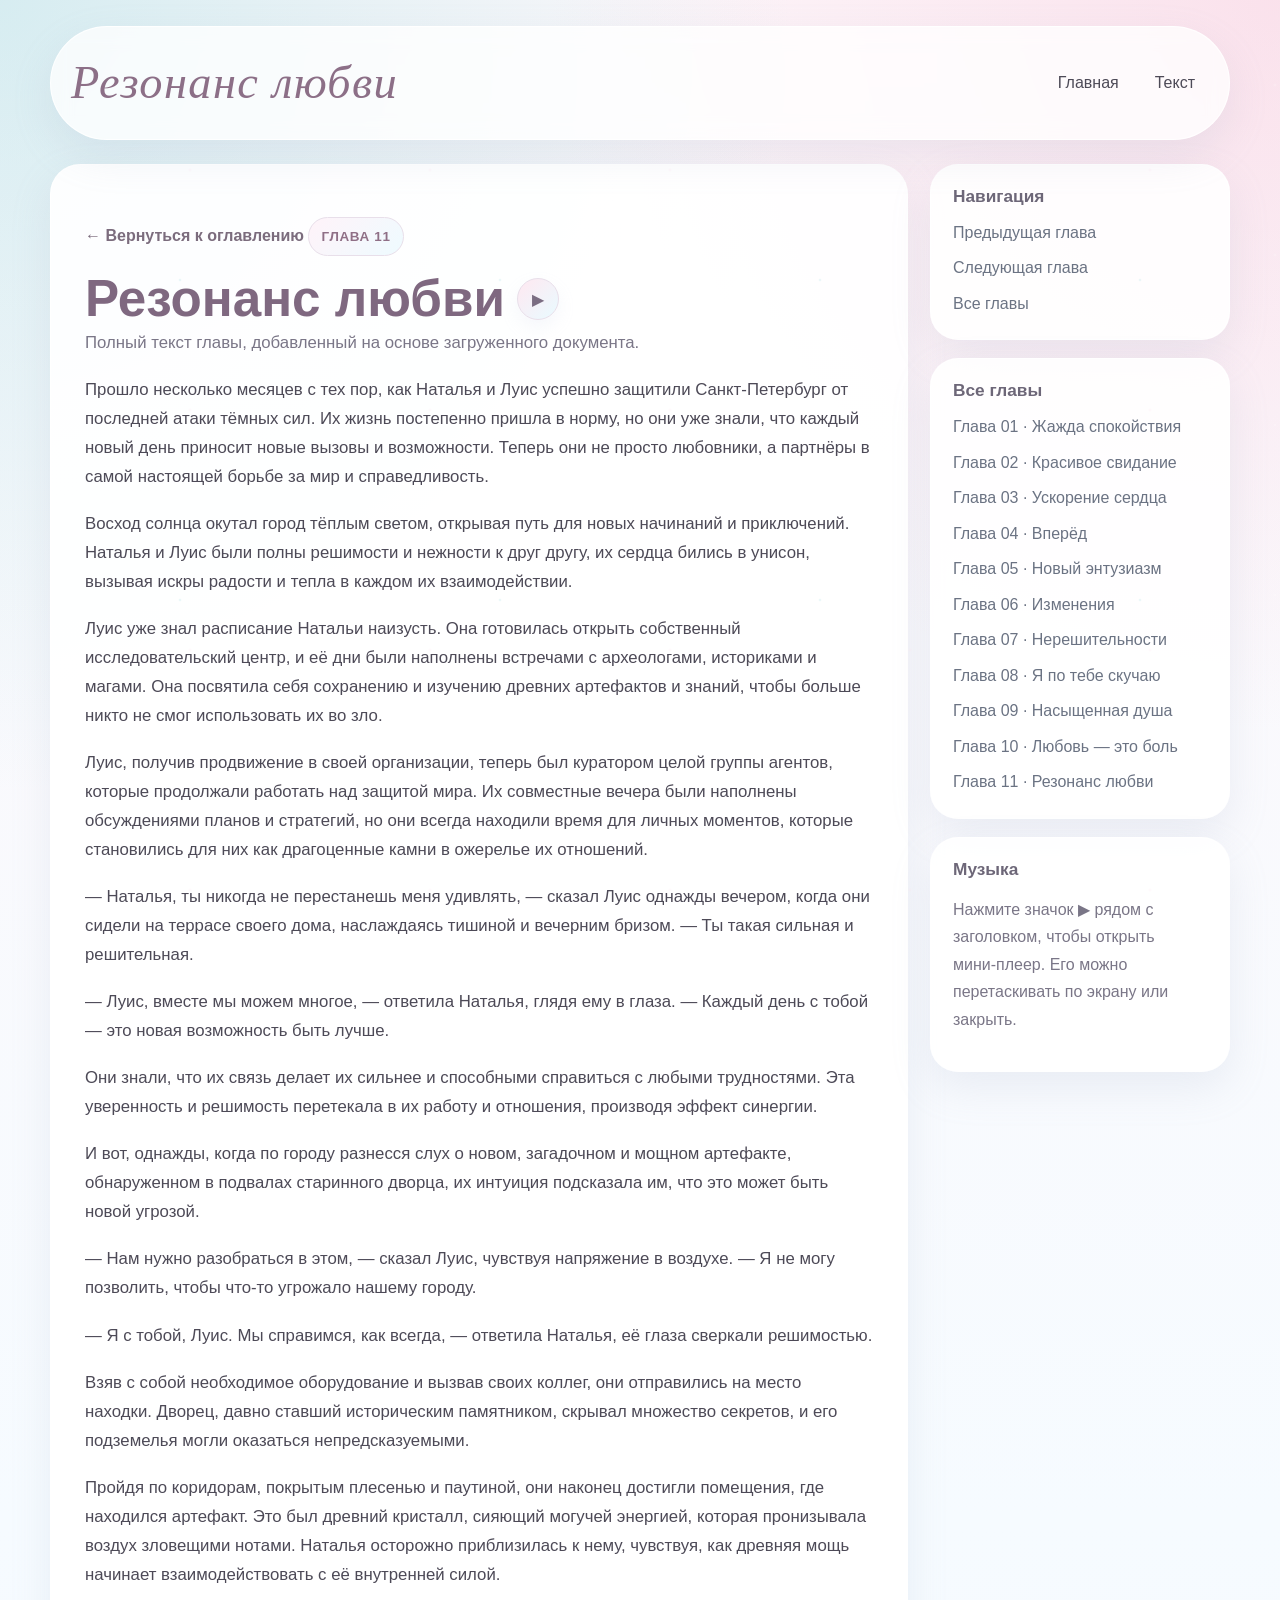
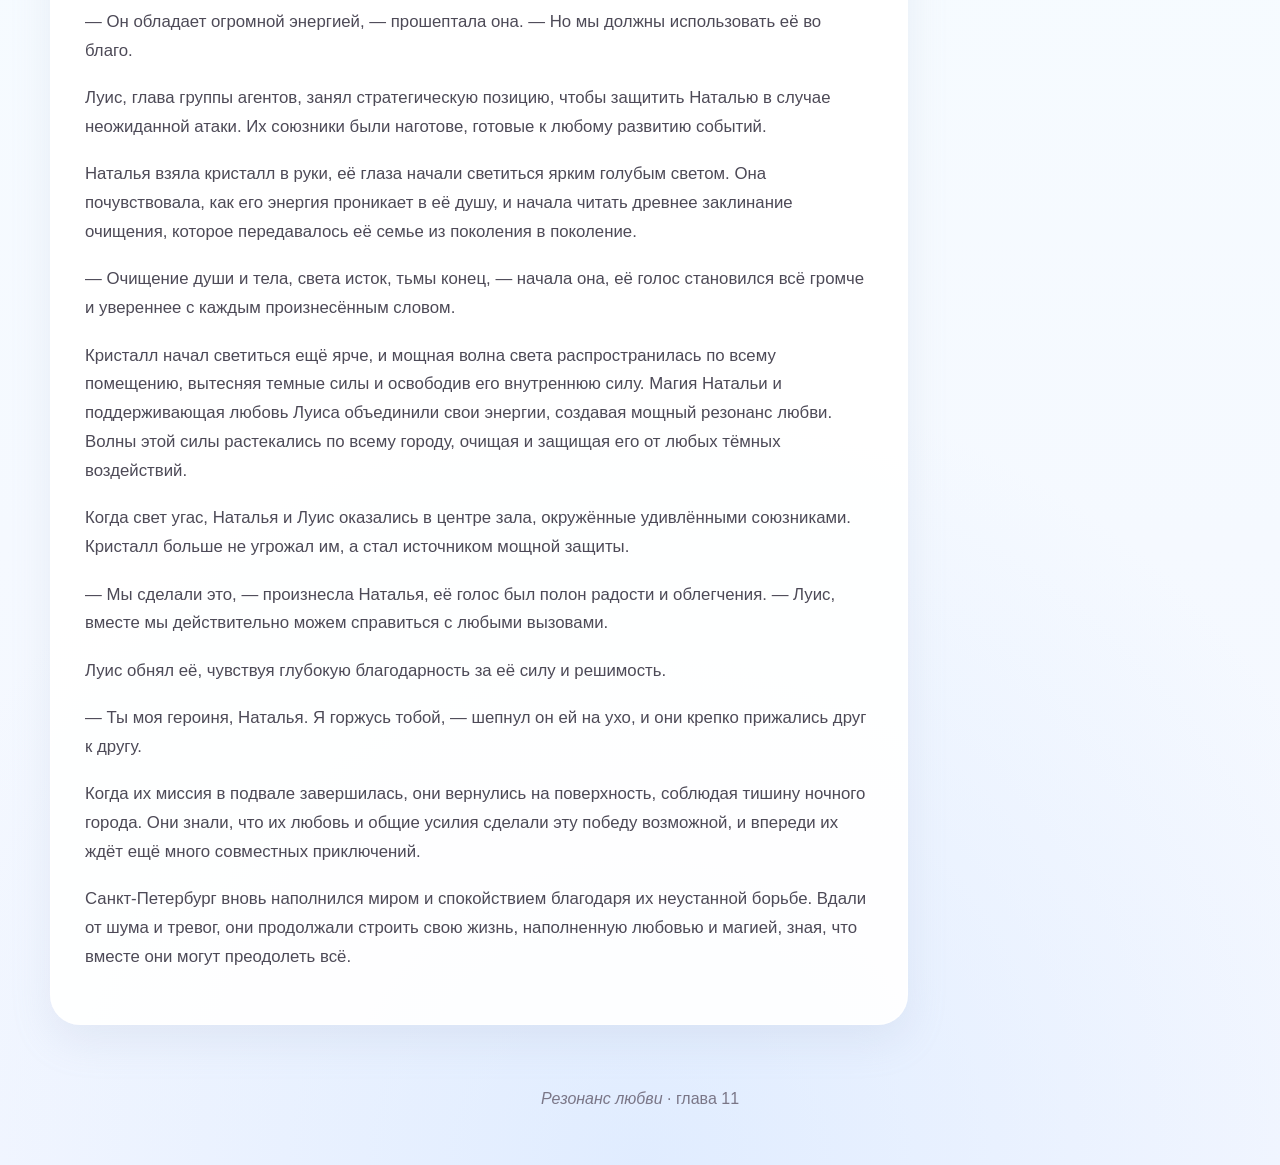
<file: chapter-11.html>
<!DOCTYPE html>
<html lang="ru">
<head>
  <meta charset="UTF-8">
  <meta name="viewport" content="width=device-width, initial-scale=1.0">
  <title>Глава 11: Резонанс любви · Резонанс любви</title>
  <link rel="stylesheet" href="assets/style.css">
</head>
<body>
  <header class="site-header">
    <div class="wrap">
      <div class="topbar">
        <div class="brand"><em>Резонанс любви</em></div>
        <nav>
          <a href="index.html">Главная</a>
          <a href="#texto">Текст</a>
        </nav>
      </div>
    </div>
  </header>

  <main class="wrap">
    <div class="chapter-shell">
      <article class="chapter-article" id="texto">
        <a class="back-link" href="index.html">← Вернуться к оглавлению</a>
        <span class="eyebrow" style="margin-top:18px;">Глава 11</span>
        <div class="chapter-title-row">
          <h1>Резонанс любви</h1>
          <button class="play-icon-btn" type="button" aria-label="Воспроизвести музыку главы" onclick="playChapterTrack(10)">▶</button>
        </div>
        <p class="lead">Полный текст главы, добавленный на основе загруженного документа.</p>
        <p>Прошло несколько месяцев с тех пор, как Наталья и Луис успешно защитили Санкт-Петербург от последней атаки тёмных сил. Их жизнь постепенно пришла в норму, но они уже знали, что каждый новый день приносит новые вызовы и возможности. Теперь они не просто любовники, а партнёры в самой настоящей борьбе за мир и справедливость.</p>
<p>Восход солнца окутал город тёплым светом, открывая путь для новых начинаний и приключений. Наталья и Луис были полны решимости и нежности к друг другу, их сердца бились в унисон, вызывая искры радости и тепла в каждом их взаимодействии.</p>
<p>Луис уже знал расписание Натальи наизусть. Она готовилась открыть собственный исследовательский центр, и её дни были наполнены встречами с археологами, историками и магами. Она посвятила себя сохранению и изучению древних артефактов и знаний, чтобы больше никто не смог использовать их во зло.</p>
<p>Луис, получив продвижение в своей организации, теперь был куратором целой группы агентов, которые продолжали работать над защитой мира. Их совместные вечера были наполнены обсуждениями планов и стратегий, но они всегда находили время для личных моментов, которые становились для них как драгоценные камни в ожерелье их отношений.</p>
<p>— Наталья, ты никогда не перестанешь меня удивлять, — сказал Луис однажды вечером, когда они сидели на террасе своего дома, наслаждаясь тишиной и вечерним бризом. — Ты такая сильная и решительная.</p>
<p>— Луис, вместе мы можем многое, — ответила Наталья, глядя ему в глаза. — Каждый день с тобой — это новая возможность быть лучше.</p>
<p>Они знали, что их связь делает их сильнее и способными справиться с любыми трудностями. Эта уверенность и решимость перетекала в их работу и отношения, производя эффект синергии.</p>
<p>И вот, однажды, когда по городу разнесся слух о новом, загадочном и мощном артефакте, обнаруженном в подвалах старинного дворца, их интуиция подсказала им, что это может быть новой угрозой.</p>
<p>— Нам нужно разобраться в этом, — сказал Луис, чувствуя напряжение в воздухе. — Я не могу позволить, чтобы что-то угрожало нашему городу.</p>
<p>— Я с тобой, Луис. Мы справимся, как всегда, — ответила Наталья, её глаза сверкали решимостью.</p>
<p>Взяв с собой необходимое оборудование и вызвав своих коллег, они отправились на место находки. Дворец, давно ставший историческим памятником, скрывал множество секретов, и его подземелья могли оказаться непредсказуемыми.</p>
<p>Пройдя по коридорам, покрытым плесенью и паутиной, они наконец достигли помещения, где находился артефакт. Это был древний кристалл, сияющий могучей энергией, которая пронизывала воздух зловещими нотами. Наталья осторожно приблизилась к нему, чувствуя, как древняя мощь начинает взаимодействовать с её внутренней силой.</p>
<p>— Он обладает огромной энергией, — прошептала она. — Но мы должны использовать её во благо.</p>
<p>Луис, глава группы агентов, занял стратегическую позицию, чтобы защитить Наталью в случае неожиданной атаки. Их союзники были наготове, готовые к любому развитию событий.</p>
<p>Наталья взяла кристалл в руки, её глаза начали светиться ярким голубым светом. Она почувствовала, как его энергия проникает в её душу, и начала читать древнее заклинание очищения, которое передавалось её семье из поколения в поколение.</p>
<p>— Очищение души и тела, света исток, тьмы конец, — начала она, её голос становился всё громче и увереннее с каждым произнесённым словом.</p>
<p>Кристалл начал светиться ещё ярче, и мощная волна света распространилась по всему помещению, вытесняя темные силы и освободив его внутреннюю силу. Магия Натальи и поддерживающая любовь Луиса объединили свои энергии, создавая мощный резонанс любви. Волны этой силы растекались по всему городу, очищая и защищая его от любых тёмных воздействий.</p>
<p>Когда свет угас, Наталья и Луис оказались в центре зала, окружённые удивлёнными союзниками. Кристалл больше не угрожал им, а стал источником мощной защиты.</p>
<p>— Мы сделали это, — произнесла Наталья, её голос был полон радости и облегчения. — Луис, вместе мы действительно можем справиться с любыми вызовами.</p>
<p>Луис обнял её, чувствуя глубокую благодарность за её силу и решимость.</p>
<p>— Ты моя героиня, Наталья. Я горжусь тобой, — шепнул он ей на ухо, и они крепко прижались друг к другу.</p>
<p>Когда их миссия в подвале завершилась, они вернулись на поверхность, соблюдая тишину ночного города. Они знали, что их любовь и общие усилия сделали эту победу возможной, и впереди их ждёт ещё много совместных приключений.</p>
<p>Санкт-Петербург вновь наполнился миром и спокойствием благодаря их неустанной борьбе. Вдали от шума и тревог, они продолжали строить свою жизнь, наполненную любовью и магией, зная, что вместе они могут преодолеть всё.</p>
      </article>

      <aside class="sidebar">
        <div class="side-box">
          <h3>Навигация</h3>
          <div class="list-links">
            <a href="chapter-10.html">Предыдущая глава</a>
            <a href="index.html">Следующая глава</a>
            <a href="index.html#capitulos">Все главы</a>
          </div>
        </div>

        <div class="side-box">
          <h3>Все главы</h3>
          <div class="list-links">
            <a href="chapter-01.html">Глава 01 · Жажда спокойствия</a>
<a href="chapter-02.html">Глава 02 · Красивое свидание</a>
<a href="chapter-03.html">Глава 03 · Ускорение сердца</a>
<a href="chapter-04.html">Глава 04 · Вперёд</a>
<a href="chapter-05.html">Глава 05 · Новый энтузиазм</a>
<a href="chapter-06.html">Глава 06 · Изменения</a>
<a href="chapter-07.html">Глава 07 · Нерешительности</a>
<a href="chapter-08.html">Глава 08 · Я по тебе скучаю</a>
<a href="chapter-09.html">Глава 09 · Насыщенная душа</a>
<a href="chapter-10.html">Глава 10 · Любовь — это боль</a>
<a href="chapter-11.html">Глава 11 · Резонанс любви</a>
          </div>
        </div>

        <div class="side-box">
          <h3>Музыка</h3>
          <p class="muted">Нажмите значок ▶ рядом с заголовком, чтобы открыть мини‑плеер. Его можно перетаскивать по экрану или закрыть.</p>
        </div>
      </aside>
    </div>
  </main>

  
<div class="mini-player" id="miniPlayer" aria-live="polite">
  <div class="mini-head" id="miniHead">
    <div class="mini-title" id="miniPlayerTitle">Плеер</div>
    <div class="mini-actions">
      <button class="mini-action" id="miniMinimize" type="button">—</button>
      <button class="mini-action" id="miniClose" type="button">×</button>
    </div>
  </div>
  <div class="mini-body">
    <div class="mini-track" id="miniTrack">Трек не выбран</div>
    <div class="mini-chapter" id="miniChapter">Нажмите play внутри главы</div>
    <div class="mini-controls">
      <button class="mini-btn" id="miniPrev" type="button">⟵</button>
      <button class="mini-btn primary" id="miniPlayPause" type="button">▶</button>
      <button class="mini-btn" id="miniNext" type="button">⟶</button>
    </div>
    <div class="mini-progress-wrap">
      <span class="mini-time" id="miniCurrentTime">0:00</span>
      <input id="miniProgress" type="range" min="0" max="100" value="0">
      <span class="mini-time" id="miniDuration">0:00</span>
    </div>
    <div class="mini-volume">
      <label for="miniVolume">Громк.</label>
      <input id="miniVolume" type="range" min="0" max="1" step="0.01" value="0.85">
    </div>
  </div>
  <audio id="floatingAudio" preload="metadata"></audio>
</div>

<script>window.PLAYLIST = [{"num":1,"title":"Жажда спокойствия","trackName":"Жажда спокойствия","file":"assets/audio/01.mp3"},{"num":2,"title":"Красивое свидание","trackName":"Насыщенная душа","file":"assets/audio/02.mp3"},{"num":3,"title":"Ускорение сердца","trackName":"Ускорение","file":"assets/audio/03.mp3"},{"num":4,"title":"Вперёд","trackName":"Вперёд","file":"assets/audio/04.mp3"},{"num":5,"title":"Новый энтузиазм","trackName":"Новый энтузиазм","file":"assets/audio/05.mp3"},{"num":6,"title":"Изменения","trackName":"Нерешительности","file":"assets/audio/06.mp3"},{"num":7,"title":"Нерешительности","trackName":"Нерешительности","file":"assets/audio/07.mp3"},{"num":8,"title":"Я по тебе скучаю","trackName":"Я по тебе скучаю","file":"assets/audio/08.mp3"},{"num":9,"title":"Насыщенная душа","trackName":"Насыщенная душа","file":"assets/audio/09.mp3"},{"num":10,"title":"Любовь — это боль","trackName":"Любовь — это боль","file":"assets/audio/10.mp3"},{"num":11,"title":"Резонанс любви","trackName":"Резонанс любви","file":"assets/audio/11.mp3"}];</script>
  <script>window.DEFAULT_TRACK_INDEX = 10;</script>
  <script src="assets/player.js"></script>

  <div class="wrap footer">
    <p><em>Резонанс любви</em> · глава 11</p>
  </div>
</body>
</html>
</file>
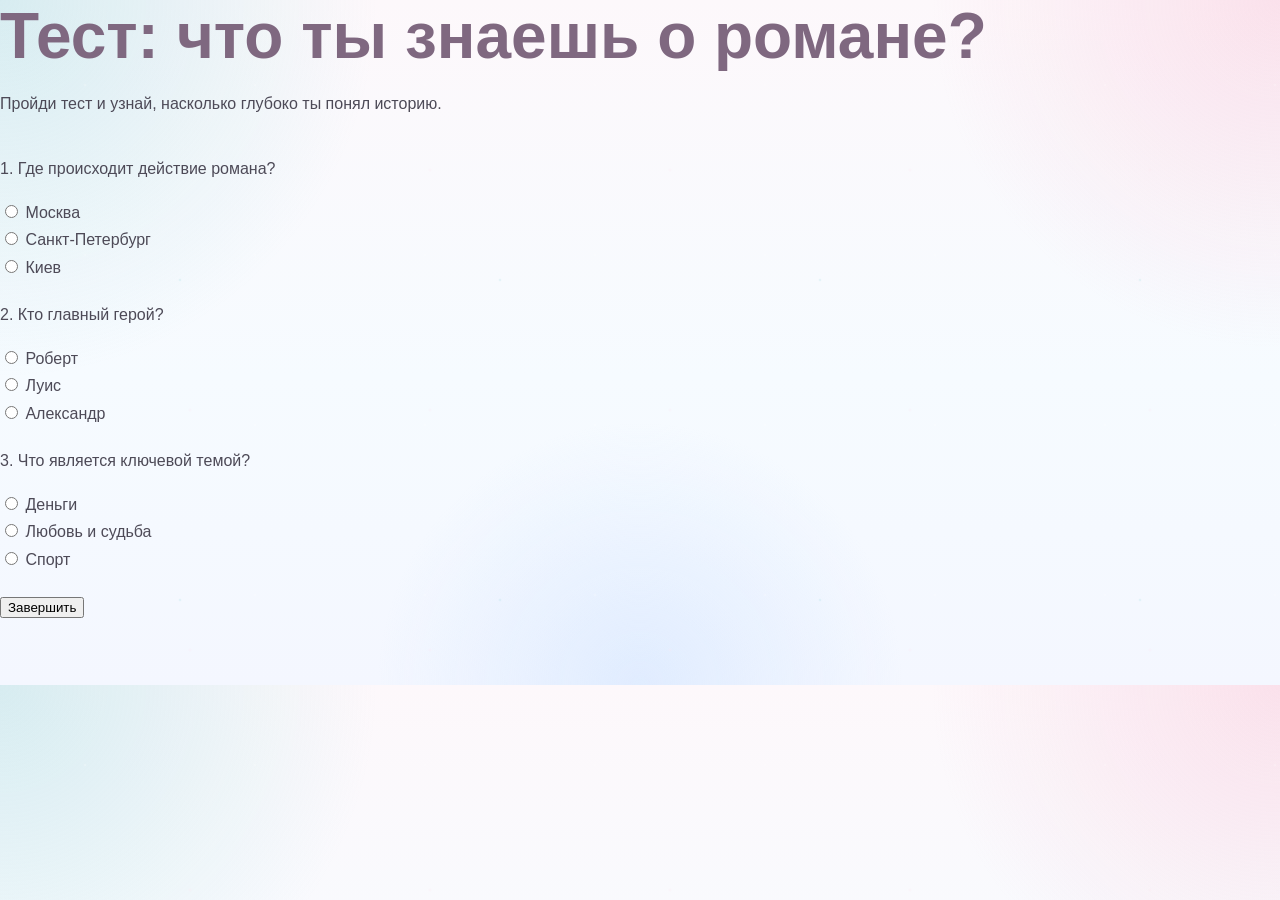
<file: test.html>
<!DOCTYPE html>
<html lang="ru">
<head>
<meta charset="UTF-8">
<title>Тест по роману</title>
<link rel="stylesheet" href="assets/style.css">
</head>
<body>

<header class="container">
<h1>Тест: что ты знаешь о романе?</h1>
<p>Пройди тест и узнай, насколько глубоко ты понял историю.</p>
</header>

<main class="container">

<form id="quiz">

<div class="quiz-block">
<p>1. Где происходит действие романа?</p>
<label><input type="radio" name="q1"> Москва</label><br>
<label><input type="radio" name="q1"> Санкт‑Петербург</label><br>
<label><input type="radio" name="q1"> Киев</label>
</div>

<div class="quiz-block">
<p>2. Кто главный герой?</p>
<label><input type="radio" name="q2"> Роберт</label><br>
<label><input type="radio" name="q2"> Луис</label><br>
<label><input type="radio" name="q2"> Александр</label>
</div>

<div class="quiz-block">
<p>3. Что является ключевой темой?</p>
<label><input type="radio" name="q3"> Деньги</label><br>
<label><input type="radio" name="q3"> Любовь и судьба</label><br>
<label><input type="radio" name="q3"> Спорт</label>
</div>

<button type="button" onclick="finishTest()">Завершить</button>

</form>

<div id="result"></div>

</main>

<script>
function finishTest(){
  document.getElementById('result').innerHTML =
  "<p>Спасибо за прохождение теста! Поделись результатом с автором Робертом Фадером.</p>";
}
</script>

</body>
</html>
</file>
<file: assets/style.css>
:root{
  --bg:#fdf8fb;
  --bg-2:#f6fbff;
  --bg-3:#f4f7ff;
  --card:#ffffff;
  --card-soft:#fffafd;
  --text:#4d4a57;
  --muted:#7a7687;
  --accent:#8fd7de;
  --accent-2:#f5b7cf;
  --accent-3:#c8dfff;
  --accent-4:#ffeaf3;
  --line:#e8dfea;
  --shadow:0 16px 40px rgba(155, 166, 194, 0.16);
  --radius:24px;
  --radius-lg:34px;
  --max:1180px;
}
*{box-sizing:border-box}
html{scroll-behavior:smooth}
body{
  margin:0;
  font-family:"Segoe UI", Arial, sans-serif;
  color:var(--text);
  background:
    radial-gradient(circle at top left, rgba(143,215,222,.35), transparent 26%),
    radial-gradient(circle at top right, rgba(245,183,207,.35), transparent 24%),
    radial-gradient(circle at 50% 100%, rgba(200,223,255,.45), transparent 28%),
    linear-gradient(180deg, var(--bg) 0%, var(--bg-2) 55%, var(--bg-3) 100%);
  line-height:1.72;
}
body::before{
  content:"";
  position:fixed;
  inset:0;
  pointer-events:none;
  background-image:
    radial-gradient(circle, rgba(255,255,255,.95) 1px, transparent 1.8px),
    radial-gradient(circle, rgba(255,233,243,.9) 1px, transparent 2px),
    radial-gradient(circle, rgba(143,215,222,.75) 1px, transparent 1.7px);
  background-size:170px 170px, 240px 240px, 320px 320px;
  background-position:0 0, 70px 50px, 20px 120px;
  opacity:.22;
}
.wrap{width:min(var(--max), calc(100% - 32px)); margin:0 auto}
header.site-header{padding:26px 0 18px; position:relative}
.topbar{
  display:flex; justify-content:space-between; align-items:center; gap:16px; flex-wrap:wrap;
  padding:16px 20px; border-radius:999px; background:rgba(255,255,255,.78);
  border:1px solid rgba(255,255,255,.85); box-shadow:var(--shadow); backdrop-filter:blur(10px)
}
.brand{
  font-family: Georgia, "Times New Roman", serif;
  font-style: italic;
  font-size: clamp(1.8rem, 4vw, 2.9rem);
  color:#8c6f87;
  letter-spacing:.03em;
}
nav{display:flex; gap:8px; flex-wrap:wrap}
nav a{text-decoration:none; color:var(--text); padding:10px 14px; border-radius:999px; transition:.2s ease}
nav a:hover{background:var(--accent-4); color:#765d72}
.hero{margin-top:18px; display:grid; grid-template-columns:1.15fr .85fr; gap:22px}
.panel{
  background:rgba(255,255,255,.86);
  border:1px solid rgba(255,255,255,.95);
  box-shadow:var(--shadow);
  border-radius:var(--radius-lg);
  position:relative; overflow:hidden;
}
.panel::after{
  content:"";
  position:absolute; inset:auto -60px -80px auto; width:220px; height:220px; border-radius:50%;
  background:radial-gradient(circle, rgba(245,183,207,.22), transparent 70%);
  pointer-events:none;
}
.hero-main{padding:38px}
.hero-side{padding:30px; display:grid; gap:14px}
.eyebrow{
  display:inline-block; background:linear-gradient(135deg, #fff3f9, #eefbff);
  border:1px solid var(--line); color:#8f6f86; font-size:.84rem; padding:7px 12px; border-radius:999px;
  margin-bottom:14px; font-weight:700; letter-spacing:.05em; text-transform:uppercase;
}
h1,h2,h3{line-height:1.15; margin:0 0 12px}
h1{font-size:clamp(2.5rem, 5vw, 4.6rem); color:#7f6880}
h2{font-size:clamp(1.45rem, 3vw, 2.2rem); color:#6f687b}
h3{font-size:1.08rem; color:#6d6778}
.lead,.muted,.place-copy,.author-copy,.moment-copy,.card-copy,.chapter-copy{color:var(--muted)}
.actions{display:flex; flex-wrap:wrap; gap:12px; margin-top:22px}
.btn{
  text-decoration:none; display:inline-flex; align-items:center; justify-content:center;
  border-radius:999px; padding:12px 18px; font-weight:700; border:1px solid transparent; transition:.2s ease;
}
.btn-primary{background:linear-gradient(135deg, var(--accent-2), var(--accent)); color:#5a485a; box-shadow:0 10px 22px rgba(245,183,207,.25)}
.btn-secondary{background:#fff; color:var(--text); border-color:var(--line)}
.btn:hover{transform:translateY(-2px)}
.stat{
  padding:18px 18px; border-radius:22px; background:linear-gradient(180deg, #fffafd, #f8fdff); border:1px solid var(--line)
}
.stat strong{display:block; color:#8c6f87; margin-bottom:6px; font-size:1.08rem}
main{padding:6px 0 44px}
section{
  margin-top:24px; padding:30px; border-radius:var(--radius-lg);
  background:rgba(255,255,255,.85); border:1px solid rgba(255,255,255,.95); box-shadow:var(--shadow)
}
.section-head{display:flex; justify-content:space-between; gap:18px; align-items:end; margin-bottom:18px; flex-wrap:wrap}
.grid{display:grid; gap:18px}
.chapter-grid{grid-template-columns:repeat(auto-fit, minmax(240px, 1fr))}
.chapter-card{
  display:block; text-decoration:none; color:inherit; padding:22px; min-height:190px;
  border-radius:24px; background:linear-gradient(180deg, #fff, #fff8fb);
  border:1px solid var(--line); box-shadow:0 10px 22px rgba(181, 191, 218, .10); transition:.2s ease;
}
.chapter-card:hover{transform:translateY(-4px); box-shadow:0 16px 32px rgba(181,191,218,.18)}
.chapter-num{
  width:44px; height:44px; border-radius:14px; display:inline-flex; align-items:center; justify-content:center;
  background:linear-gradient(135deg, #ffe7f2, #e8faff);
  color:#7c6b7e; font-weight:800; margin-bottom:14px; border:1px solid var(--line)
}
.chapter-title{font-weight:800; font-size:1.05rem; margin-bottom:8px}
.cards-3{grid-template-columns:repeat(3,minmax(0,1fr))}
.info-card,.place-card,.timeline-item{padding:22px; border-radius:24px; background:linear-gradient(180deg, #ffffff, #fffafd); border:1px solid var(--line)}
.timeline{display:grid; gap:14px}
.timeline-item{display:grid; grid-template-columns:64px 1fr; gap:14px}
.badge{
  width:64px; height:64px; border-radius:20px; display:flex; align-items:center; justify-content:center; font-weight:800;
  background:linear-gradient(135deg, #ffe8f2, #eaf8ff); color:#7d6882; border:1px solid var(--line)
}
.place-grid{grid-template-columns:repeat(auto-fit,minmax(220px,1fr))}
.footer{padding:0 0 36px; text-align:center; color:var(--muted)}

.chapter-shell{display:grid; grid-template-columns:minmax(0, 1fr) 300px; gap:22px}
.chapter-article{
  background:rgba(255,255,255,.92); border:1px solid rgba(255,255,255,.98); border-radius:30px; box-shadow:var(--shadow); padding:34px
}
.chapter-title-row{
  display:flex; align-items:center; gap:12px; flex-wrap:wrap;
}
.chapter-article h1{font-size:clamp(2.1rem,4vw,3.3rem); margin-bottom:0}
.play-icon-btn{
  width:42px; height:42px; border-radius:50%; border:1px solid var(--line);
  background:linear-gradient(135deg, #ffe8f1, #e9fbff); color:#7b6d82;
  display:inline-flex; align-items:center; justify-content:center; cursor:pointer; font-size:1rem;
  box-shadow:0 8px 18px rgba(181,191,218,.12);
}
.play-icon-btn:hover{transform:translateY(-1px)}
.chapter-article p{margin:0 0 1.15rem; font-size:1.05rem}
.sidebar{display:grid; gap:18px; align-content:start}
.side-box{
  background:rgba(255,255,255,.9); border:1px solid rgba(255,255,255,.98); border-radius:28px; box-shadow:var(--shadow); padding:22px
}
.back-link{text-decoration:none; display:inline-flex; align-items:center; gap:8px; color:#7b6c7d; font-weight:700}
.list-links{display:grid; gap:8px; margin-top:10px}
.list-links a{color:#6b7383; text-decoration:none}
.list-links a:hover{color:#8c6f87}

/* Floating draggable mini player */
.mini-player{
  position:fixed;
  right:18px;
  bottom:18px;
  width:270px;
  background:rgba(255,255,255,.96);
  border:1px solid rgba(255,255,255,.98);
  border-radius:22px;
  box-shadow:0 18px 38px rgba(181,191,218,.26);
  z-index:2000;
  overflow:hidden;
  display:none;
}
.mini-player.visible{display:block}
.mini-player.minimized .mini-body{display:none}
.mini-player.minimized{width:190px}
.mini-head{
  display:flex; align-items:center; justify-content:space-between; gap:10px;
  padding:10px 12px;
  background:linear-gradient(135deg, #fff1f7, #effbff);
  border-bottom:1px solid var(--line);
  cursor:grab;
  user-select:none;
}
.mini-head:active{cursor:grabbing}
.mini-title{
  font-weight:800; color:#756d7f; font-size:.95rem; white-space:nowrap; overflow:hidden; text-overflow:ellipsis;
}
.mini-actions{display:flex; gap:6px}
.mini-action{
  width:28px; height:28px; border-radius:50%; border:1px solid var(--line); background:#fff; color:#7b7282; cursor:pointer;
}
.mini-body{padding:12px}
.mini-track{font-weight:700; color:#6f687b; margin-bottom:4px}
.mini-chapter{font-size:.9rem; color:var(--muted); margin-bottom:10px}
.mini-controls{display:flex; gap:8px; align-items:center; margin-bottom:10px}
.mini-btn{
  border:1px solid var(--line); background:#fff; color:var(--text); border-radius:999px; padding:8px 10px; cursor:pointer;
}
.mini-btn.primary{background:linear-gradient(135deg, var(--accent-2), var(--accent)); color:#5c4d5d; font-weight:800}
.mini-progress-wrap{display:grid; grid-template-columns:auto 1fr auto; gap:8px; align-items:center; margin-bottom:8px}
.mini-time{font-size:.82rem; color:var(--muted)}
.mini-volume{display:flex; gap:8px; align-items:center}
.mini-volume label{font-size:.88rem; color:var(--muted)}

@media (max-width: 980px){
  .hero,.cards-3,.chapter-shell{grid-template-columns:1fr}
}
@media (max-width: 680px){
  .topbar{border-radius:28px}
  header.site-header{padding-top:18px}
  .hero-main,.hero-side,section,.chapter-article,.side-box{padding:22px}
  .timeline-item{grid-template-columns:1fr}
  .badge{width:54px; height:54px}
  .mini-player{width:240px; right:10px; bottom:10px}
}


.hero-cover{
  margin-top:22px;
  width:100%;
}
.hero-cover img{
  display:block;
  width:100%;
  max-width:860px;
  margin:0 auto;
  border-radius:22px;
  box-shadow:0 18px 50px rgba(93, 77, 110, 0.24);
  border:1px solid rgba(255,255,255,0.8);
}


.mini-action:hover,
.mini-btn:hover{
  transform: translateY(-1px);
}
.mini-action,
.mini-btn,
#miniProgress,
#miniVolume{
  pointer-events:auto;
}


.characters-grid{
  display:grid;
  grid-template-columns:repeat(2,minmax(0,1fr));
  gap:24px;
}
.character-card{
  background:rgba(255,255,255,0.78);
  border:1px solid rgba(255,255,255,0.75);
  border-radius:28px;
  box-shadow:0 14px 38px rgba(77, 63, 97, 0.12);
  overflow:hidden;
}
.character-photo{
  padding:18px 18px 0;
}
.character-photo img{
  display:block;
  width:100%;
  height:auto;
  border-radius:22px;
  background:#f7f3f8;
}
.character-body{
  padding:18px 20px 22px;
}
.character-body h3{
  margin:0 0 12px;
  font-size:1.45rem;
}
.character-copy{
  margin:0;
  line-height:1.75;
  color:#4d4763;
}
@media (max-width: 900px){
  .characters-grid{
    grid-template-columns:1fr;
  }
}


.questions-list{
  margin-top:12px;
  padding-left:18px;
  color:#4d4763;
  line-height:1.7;
}
.questions-list li{
  margin-bottom:6px;
}


.album-block{
  margin-top:14px;
  text-align:center;
}
.album-block img{
  width:100%;
  max-width:260px;
  border-radius:18px;
  margin-bottom:12px;
  box-shadow:0 10px 25px rgba(0,0,0,0.15);
}
.album-text{
  font-size:0.95rem;
  color:#4d4763;
  margin-bottom:12px;
}


.chapter-image{
  margin: 18px 0 18px;
  text-align: center;
}
.chapter-image img{
  display:block;
  width:100%;
  max-width:760px;
  margin:0 auto;
  border-radius:20px;
  box-shadow:0 14px 34px rgba(0,0,0,0.18);
}


.index-feature-image{
  margin-top: 18px;
  text-align: center;
}
.index-feature-image img{
  display:block;
  width:100%;
  max-width:900px;
  margin:0 auto;
  border-radius:24px;
  box-shadow:0 18px 48px rgba(0,0,0,0.18);
}


.quiz-block{
  margin-bottom:20px;
}
#result{
  margin-top:20px;
  font-weight:bold;
}
</file>
